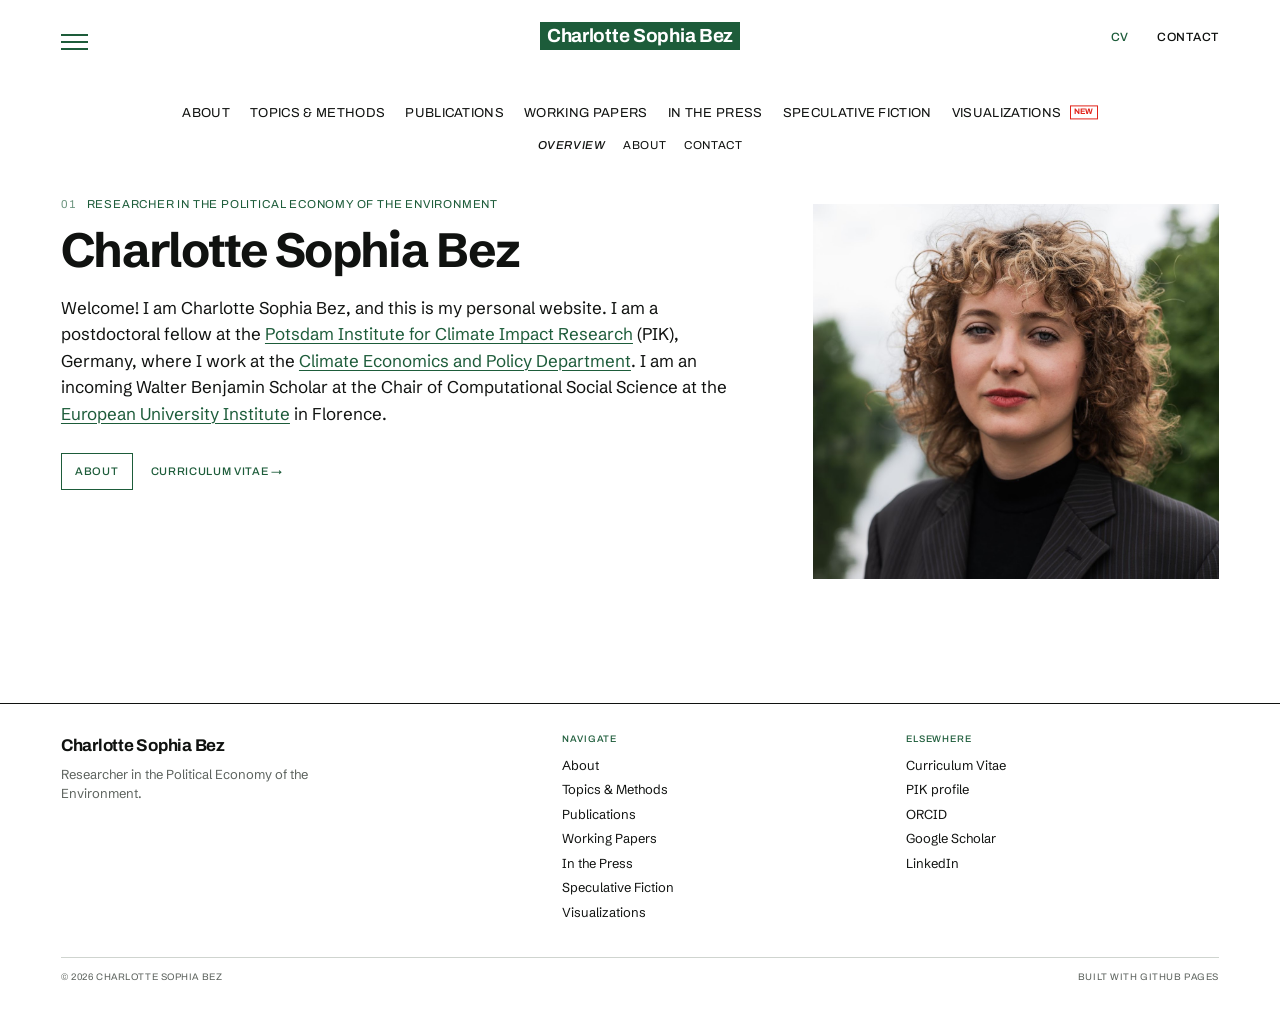
<file: index.html>
<!DOCTYPE html>
<html lang="en">
<head>
  <meta charset="utf-8">
  <meta name="viewport" content="width=device-width, initial-scale=1">
  <title>Charlotte Sophia Bez - Political Economy of the Environment</title>
  <link rel="canonical" href="https://www.charlottesophiabez.com/">
  <meta property="og:type" content="website">
  <meta property="og:title" content="Charlotte Sophia Bez - Political Economy of the Environment">
  <meta property="og:url" content="https://www.charlottesophiabez.com/">
  <meta name="theme-color" content="#1d5c3a">
  <link rel="icon" href="assets/img/favicon.svg" type="image/svg+xml">
  <link rel="preconnect" href="https://fonts.googleapis.com">
  <link rel="preconnect" href="https://fonts.gstatic.com" crossorigin>
  <link href="https://fonts.googleapis.com/css2?family=Archivo:ital,wght@0,400;0,500;0,700;1,400;1,500&family=Schibsted+Grotesk:ital,wght@0,400;0,500;0,700;1,400;1,500&display=swap" rel="stylesheet">
  <link rel="stylesheet" href="assets/css/style.css">
  <script src="assets/js/main.js" defer></script>
</head>
<body>
  <a class="skip-link" href="#main">Skip to content</a>

  <header class="site-header">
    <div class="header-inner">
      <button class="menu-button" type="button" aria-expanded="false" aria-controls="site-menu" aria-label="Open menu">
        <span></span><span></span><span></span>
      </button>
      <a class="brand" href="index.html" aria-label="Charlotte Sophia Bez - home">Charlotte Sophia Bez</a>
      <div class="header-actions">
        <a class="header-action header-action--accent" href="cv/index.html">CV</a>
        <a class="header-action" href="about/index.html#contact">Contact</a>
      </div>
    </div>
    <nav class="primary-nav" aria-label="Primary">
      <a href="about/index.html">About</a>
      <a href="research/index.html">Topics &amp; Methods</a>
      <a href="publications/index.html">Publications</a>
      <a href="working-papers/index.html">Working Papers</a>
      <a href="in-the-press/index.html">In the Press</a>
      <a href="speculative-fiction/index.html">Speculative Fiction</a>
      <a href="visualizations/index.html">Visualizations <span class="new-badge new-badge--nav">NEW</span></a>
    </nav>
    <nav class="subnav" aria-label="Page sections">
      <a href="#main" aria-current="page">Overview</a>
      <a href="about/index.html">About</a>
      <a href="about/index.html#contact">Contact</a>
    </nav>
  </header>

  <div class="menu-scrim"></div>
  <aside class="menu-panel" id="site-menu" aria-hidden="true" aria-label="Site menu">
    <div class="menu-panel__head">
      <span class="menu-panel__label">Menu</span>
      <button class="menu-close" type="button" aria-label="Close menu">&times;</button>
    </div>
    <nav class="menu-panel__nav" aria-label="Site">
      <a href="about/index.html">About</a>
      <a href="research/index.html">Topics &amp; Methods</a>
      <a href="publications/index.html">Publications</a>
      <a href="working-papers/index.html">Working Papers</a>
      <a href="in-the-press/index.html">In the Press</a>
      <a href="speculative-fiction/index.html">Speculative Fiction</a>
      <a href="visualizations/index.html">Visualizations</a>
    </nav>
    <div class="menu-panel__meta">
      <a href="about/index.html#contact">Contact</a>
      <a href="mailto:charlott@pik-potsdam.de">charlott @ pik-potsdam.de</a>
      <a href="https://www.linkedin.com/in/charlotte-sophia-bez-66368513a/">LinkedIn</a>
      <a href="https://orcid.org/0000-0002-7851-6010">ORCID</a>
    </div>
  </aside>

  <main id="main">
    <div class="container">
      <section class="home-hero" aria-labelledby="home-name">
        <div>
          <p class="eyebrow"><span class="eyebrow__num">01</span><span class="eyebrow__divider"></span> Researcher in the Political Economy of the Environment</p>
          <h1 id="home-name">Charlotte Sophia Bez</h1>
          <div class="prose">
            <p>Welcome! I am Charlotte Sophia Bez, and this is my personal website. I am a postdoctoral fellow at the <a href="https://www.pik-potsdam.de/en">Potsdam Institute for Climate Impact Research</a> (PIK), Germany, where I work at the <a href="https://www.pik-potsdam.de/en/institute/departments/climate-economics-and-policy/rd5-climate-economics-policy">Climate Economics and Policy Department</a>. I am an incoming Walter Benjamin Scholar at the Chair of Computational Social Science at the <a href="https://www.eui.eu/en/home">European University Institute</a> in Florence.</p>
          </div>
          <div class="hero-actions">
            <a class="link-box" href="about/index.html">About</a>
            <a class="text-link" href="cv/index.html">Curriculum vitae &rarr;</a>
          </div>
        </div>
        <figure class="home-hero__figure">
          <img src="images_maps/selfie.jpg" alt="Charlotte Sophia Bez" width="1280" height="1181">
        </figure>
      </section>
    </div>
  </main>

  <footer class="site-footer">
    <div class="container">
      <div class="footer-grid">
        <div>
          <a class="footer-brand" href="index.html">Charlotte Sophia Bez</a>
          <p class="footer-note">Researcher in the Political Economy of the Environment.</p>
        </div>
        <div class="footer-col">
          <h2>Navigate</h2>
          <a href="about/index.html">About</a>
          <a href="research/index.html">Topics &amp; Methods</a>
          <a href="publications/index.html">Publications</a>
          <a href="working-papers/index.html">Working Papers</a>
          <a href="in-the-press/index.html">In the Press</a>
          <a href="speculative-fiction/index.html">Speculative Fiction</a>
          <a href="visualizations/index.html">Visualizations</a>        </div>
        <div class="footer-col">
          <h2>Elsewhere</h2>
          <a href="cv/index.html">Curriculum Vitae</a>
          <a href="https://www.pik-potsdam.de/members/charlott">PIK profile</a>
          <a href="https://orcid.org/0000-0002-7851-6010">ORCID</a>
          <a href="https://scholar.google.com/citations?user=I76yy9AAAAAJ">Google Scholar</a>
          <a href="https://www.linkedin.com/in/charlotte-sophia-bez-66368513a/">LinkedIn</a>
        </div>
      </div>
      <div class="footer-bottom">
        <span>&copy; 2026 Charlotte Sophia Bez</span>
        <span>Built with GitHub Pages</span>
      </div>
    </div>
  </footer>
</body>
</html>
</file>
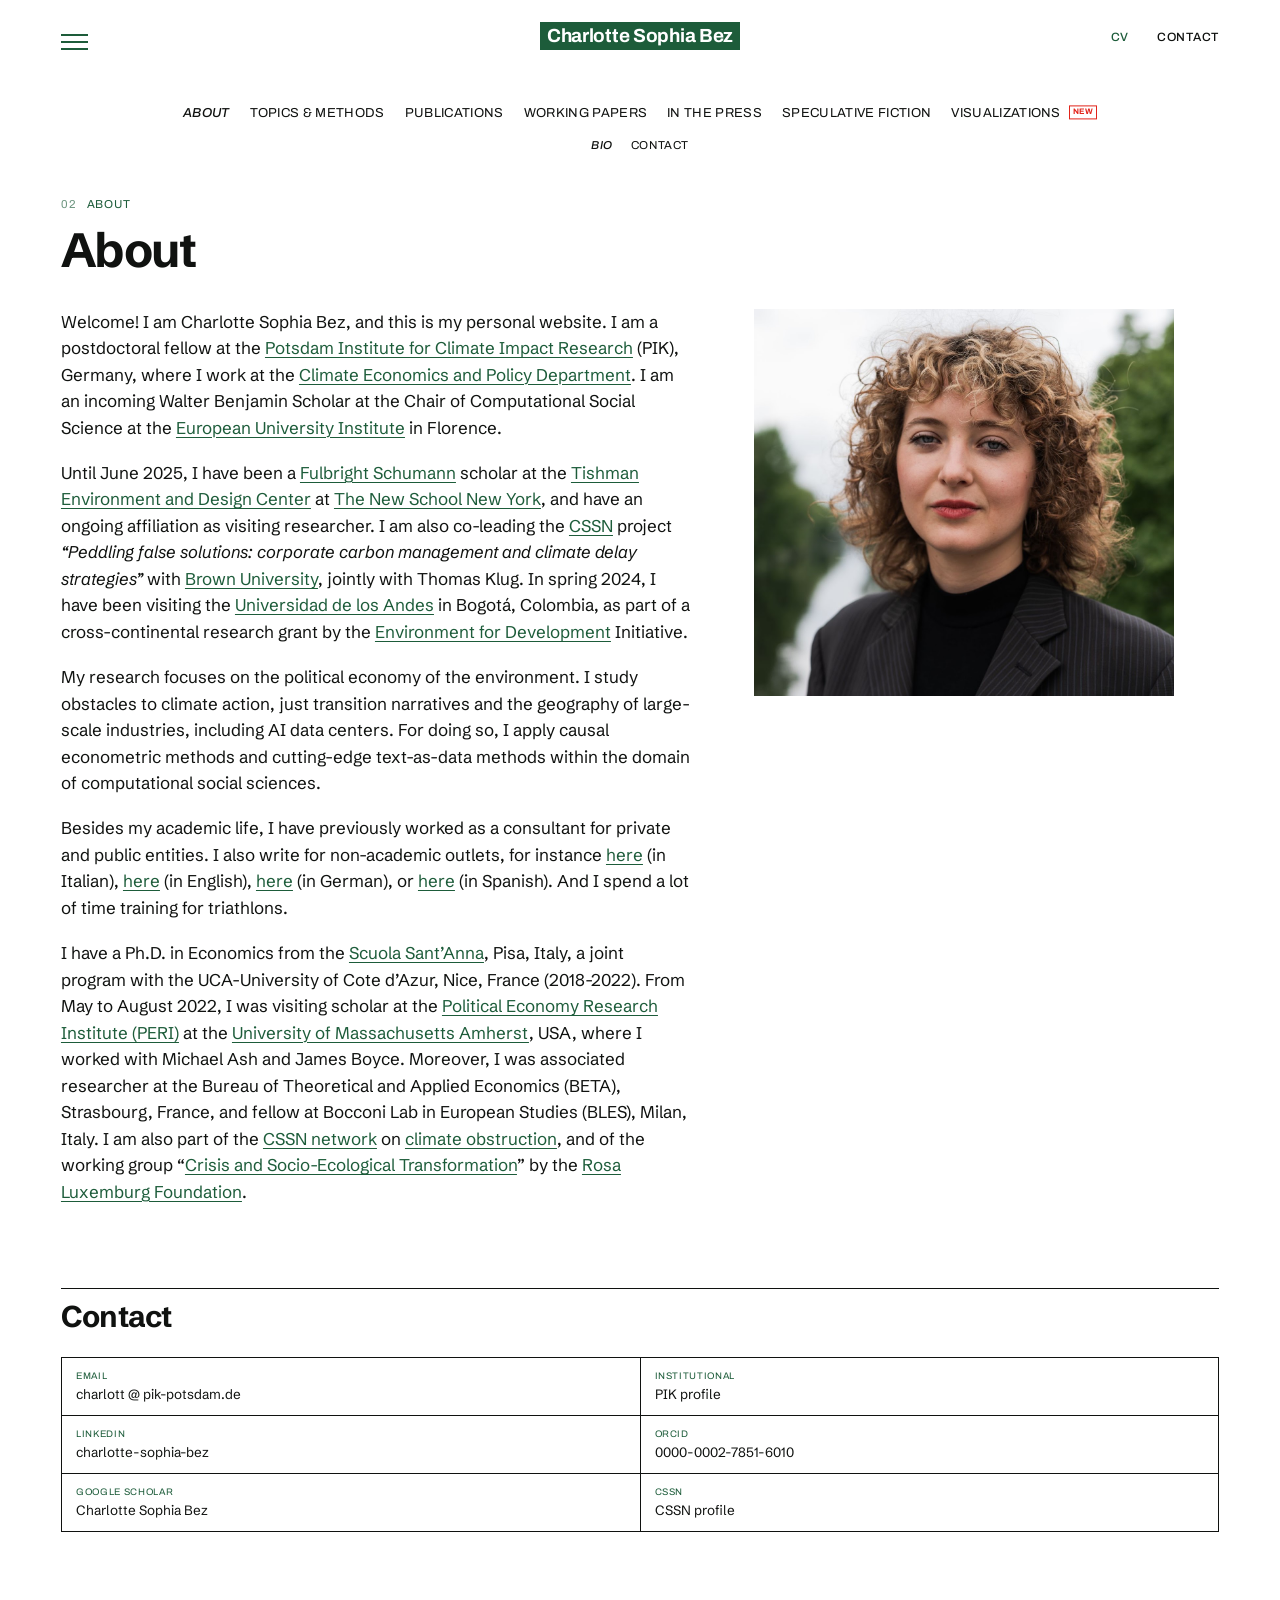
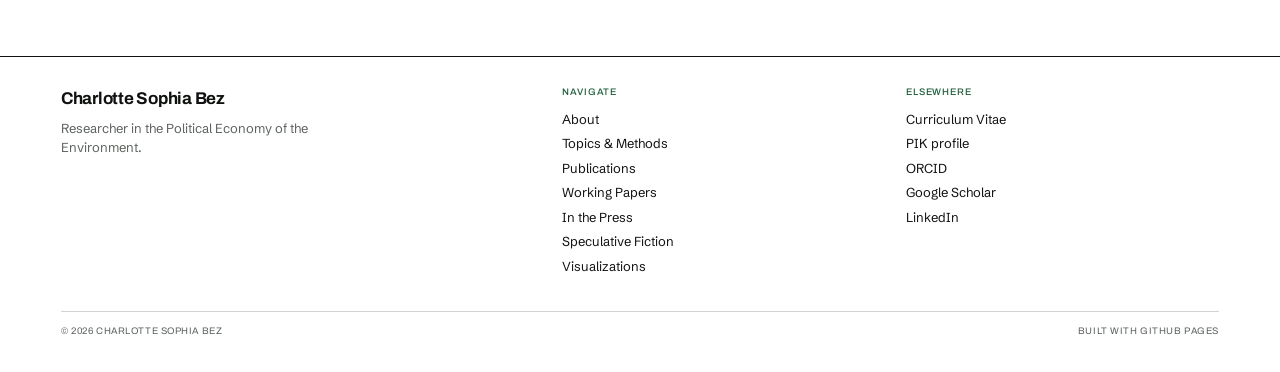
<file: about/index.html>
<!DOCTYPE html>
<html lang="en">
<head>
  <meta charset="utf-8">
  <meta name="viewport" content="width=device-width, initial-scale=1">
  <title>About - Charlotte Sophia Bez</title>
  <link rel="canonical" href="https://www.charlottesophiabez.com/about/">
  <meta property="og:type" content="website">
  <meta property="og:title" content="About - Charlotte Sophia Bez">
  <meta property="og:url" content="https://www.charlottesophiabez.com/about/">
  <meta name="theme-color" content="#1d5c3a">
  <link rel="icon" href="../assets/img/favicon.svg" type="image/svg+xml">
  <link rel="preconnect" href="https://fonts.googleapis.com">
  <link rel="preconnect" href="https://fonts.gstatic.com" crossorigin>
  <link href="https://fonts.googleapis.com/css2?family=Archivo:ital,wght@0,400;0,500;0,700;1,400;1,500&family=Schibsted+Grotesk:ital,wght@0,400;0,500;0,700;1,400;1,500&display=swap" rel="stylesheet">
  <link rel="stylesheet" href="../assets/css/style.css">
  <script src="../assets/js/main.js" defer></script>
</head>
<body>
  <a class="skip-link" href="#main">Skip to content</a>

  <header class="site-header">
    <div class="header-inner">
      <button class="menu-button" type="button" aria-expanded="false" aria-controls="site-menu" aria-label="Open menu">
        <span></span><span></span><span></span>
      </button>
      <a class="brand" href="../index.html" aria-label="Charlotte Sophia Bez - home">Charlotte Sophia Bez</a>
      <div class="header-actions">
        <a class="header-action header-action--accent" href="../cv/index.html">CV</a>
        <a class="header-action" href="../about/index.html#contact">Contact</a>
      </div>
    </div>
    <nav class="primary-nav" aria-label="Primary">
      <a href="../about/index.html" aria-current="page">About</a>
      <a href="../research/index.html">Topics &amp; Methods</a>
      <a href="../publications/index.html">Publications</a>
      <a href="../working-papers/index.html">Working Papers</a>
      <a href="../in-the-press/index.html">In the Press</a>
      <a href="../speculative-fiction/index.html">Speculative Fiction</a>
      <a href="../visualizations/index.html">Visualizations <span class="new-badge new-badge--nav">NEW</span></a>
    </nav>
    <nav class="subnav" aria-label="About sections">
      <a href="#bio" aria-current="page">Bio</a>
      <a href="#contact">Contact</a>
    </nav>
  </header>

  <div class="menu-scrim"></div>
  <aside class="menu-panel" id="site-menu" aria-hidden="true" aria-label="Site menu">
    <div class="menu-panel__head">
      <span class="menu-panel__label">Menu</span>
      <button class="menu-close" type="button" aria-label="Close menu">&times;</button>
    </div>
    <nav class="menu-panel__nav" aria-label="Site">
      <a href="../about/index.html">About</a>
      <a href="../research/index.html">Topics &amp; Methods</a>
      <a href="../publications/index.html">Publications</a>
      <a href="../working-papers/index.html">Working Papers</a>
      <a href="../in-the-press/index.html">In the Press</a>
      <a href="../speculative-fiction/index.html">Speculative Fiction</a>
      <a href="../visualizations/index.html">Visualizations</a>
    </nav>
    <div class="menu-panel__meta">
      <a href="../about/index.html#contact">Contact</a>
      <a href="mailto:charlott@pik-potsdam.de">charlott @ pik-potsdam.de</a>
      <a href="https://www.linkedin.com/in/charlotte-sophia-bez-66368513a/">LinkedIn</a>
      <a href="https://orcid.org/0000-0002-7851-6010">ORCID</a>
    </div>
  </aside>

  <main id="main">
    <div class="container">
      <div class="page-head" id="bio">
        <p class="eyebrow"><span class="eyebrow__num">02</span><span class="eyebrow__divider"></span> About</p>
        <h1>About</h1>
      </div>

      <div class="two-col">
        <div class="prose">
          <p>Welcome! I am Charlotte Sophia Bez, and this is my personal website. I am a postdoctoral fellow at the <a href="https://www.pik-potsdam.de/en">Potsdam Institute for Climate Impact Research</a> (PIK), Germany, where I work at the <a href="https://www.pik-potsdam.de/en/institute/departments/climate-economics-and-policy/rd5-climate-economics-policy">Climate Economics and Policy Department</a>. I am an incoming Walter Benjamin Scholar at the Chair of Computational Social Science at the <a href="https://www.eui.eu/en/home">European University Institute</a> in Florence.</p>
          <p>Until June 2025, I have been a <a href="https://www.fulbrightschuman.eu/">Fulbright Schumann</a> scholar at the <a href="https://www.tishmancenter.org/">Tishman Environment and Design Center</a> at <a href="https://www.newschool.edu/">The New School New York</a>, and have an ongoing affiliation as visiting researcher. I am also co-leading the <a href="https://cssn.org/">CSSN</a> project <em>“Peddling false solutions: corporate carbon management and climate delay strategies”</em> with <a href="https://www.brown.edu/">Brown University</a>, jointly with Thomas Klug. In spring 2024, I have been visiting the <a href="https://uniandes.edu.co/">Universidad de los Andes</a> in Bogotá, Colombia, as part of a cross-continental research grant by the <a href="https://www.efdinitiative.org/">Environment for Development</a> Initiative.</p>
          <p>My research focuses on the political economy of the environment. I study obstacles to climate action, just transition narratives and the geography of large-scale industries, including AI data centers. For doing so, I apply causal econometric methods and cutting-edge text-as-data methods within the domain of computational social sciences.</p>
          <p>Besides my academic life, I have previously worked as a consultant for private and public entities. I also write for non-academic outlets, for instance <a href="https://jacobinitalia.it/e-se-il-futuro-fosse-ora/">here</a> (in Italian), <a href="https://www.socialeurope.eu/europes-industry-and-the-ecological-transition">here</a> (in English), <a href="https://www.sueddeutsche.de/wissen/extinction-rebellion-letzte-generation-klimaproteste-1.5710340?reduced=true">here</a> (in German), or <a href="https://vientosur.info/por-que-europa-debe-abordar-el-problema-de-la-desindustrializacion-nociva/">here</a> (in Spanish). And I spend a lot of time training for triathlons.</p>
          <p>I have a Ph.D. in Economics from the <a href="https://www.santannapisa.it/en">Scuola Sant’Anna</a>, Pisa, Italy, a joint program with the UCA-University of Cote d’Azur, Nice, France (2018-2022). From May to August 2022, I was visiting scholar at the <a href="https://peri.umass.edu/">Political Economy Research Institute (PERI)</a> at the <a href="https://www.umass.edu/">University of Massachusetts Amherst</a>, USA, where I worked with Michael Ash and James Boyce. Moreover, I was associated researcher at the Bureau of Theoretical and Applied Economics (BETA), Strasbourg, France, and fellow at Bocconi Lab in European Studies (BLES), Milan, Italy. I am also part of the <a href="https://cssn.org/scholar/charlotte-sophia-bez/">CSSN network</a> on <a href="https://cssn.org">climate obstruction</a>, and of the working group “<a href="https://transformationskolleg.de/charlotte-sophia-bez/">Crisis and Socio-Ecological Transformation</a>” by the <a href="https://www.rosalux.de/">Rosa Luxemburg Foundation</a>.</p>
        </div>
        <figure class="about-figure">
          <img src="../images_maps/selfie.jpg" alt="Charlotte Sophia Bez" width="1280" height="1181">
        </figure>
      </div>

      <section class="section" id="contact">
        <div class="section-head">
          <div>
            <h2>Contact</h2>
          </div>
        </div>
        <div class="contact-list">
          <a href="mailto:charlott@pik-potsdam.de">
            <span class="contact-label">Email</span>
            charlott @ pik-potsdam.de
          </a>
          <a href="https://www.pik-potsdam.de/members/charlott">
            <span class="contact-label">Institutional</span>
            PIK profile
          </a>
          <a href="https://www.linkedin.com/in/charlotte-sophia-bez-66368513a/">
            <span class="contact-label">LinkedIn</span>
            charlotte-sophia-bez
          </a>
          <a href="https://orcid.org/0000-0002-7851-6010">
            <span class="contact-label">ORCID</span>
            0000-0002-7851-6010
          </a>
          <a href="https://scholar.google.com/citations?user=I76yy9AAAAAJ">
            <span class="contact-label">Google Scholar</span>
            Charlotte Sophia Bez
          </a>
          <a href="https://cssn.org/scholar/charlotte-sophia-bez/">
            <span class="contact-label">CSSN</span>
            CSSN profile
          </a>
        </div>
      </section>
    </div>
  </main>

  <footer class="site-footer">
    <div class="container">
      <div class="footer-grid">
        <div>
          <a class="footer-brand" href="../index.html">Charlotte Sophia Bez</a>
          <p class="footer-note">Researcher in the Political Economy of the Environment.</p>
        </div>
        <div class="footer-col">
          <h2>Navigate</h2>
          <a href="../about/index.html">About</a>
          <a href="../research/index.html">Topics &amp; Methods</a>
          <a href="../publications/index.html">Publications</a>
          <a href="../working-papers/index.html">Working Papers</a>
          <a href="../in-the-press/index.html">In the Press</a>
          <a href="../speculative-fiction/index.html">Speculative Fiction</a>
          <a href="../visualizations/index.html">Visualizations</a>        </div>
        <div class="footer-col">
          <h2>Elsewhere</h2>
          <a href="../cv/index.html">Curriculum Vitae</a>
          <a href="https://www.pik-potsdam.de/members/charlott">PIK profile</a>
          <a href="https://orcid.org/0000-0002-7851-6010">ORCID</a>
          <a href="https://scholar.google.com/citations?user=I76yy9AAAAAJ">Google Scholar</a>
          <a href="https://www.linkedin.com/in/charlotte-sophia-bez-66368513a/">LinkedIn</a>
        </div>
      </div>
      <div class="footer-bottom">
        <span>&copy; 2026 Charlotte Sophia Bez</span>
        <span>Built with GitHub Pages</span>
      </div>
    </div>
  </footer>
</body>
</html>
</file>
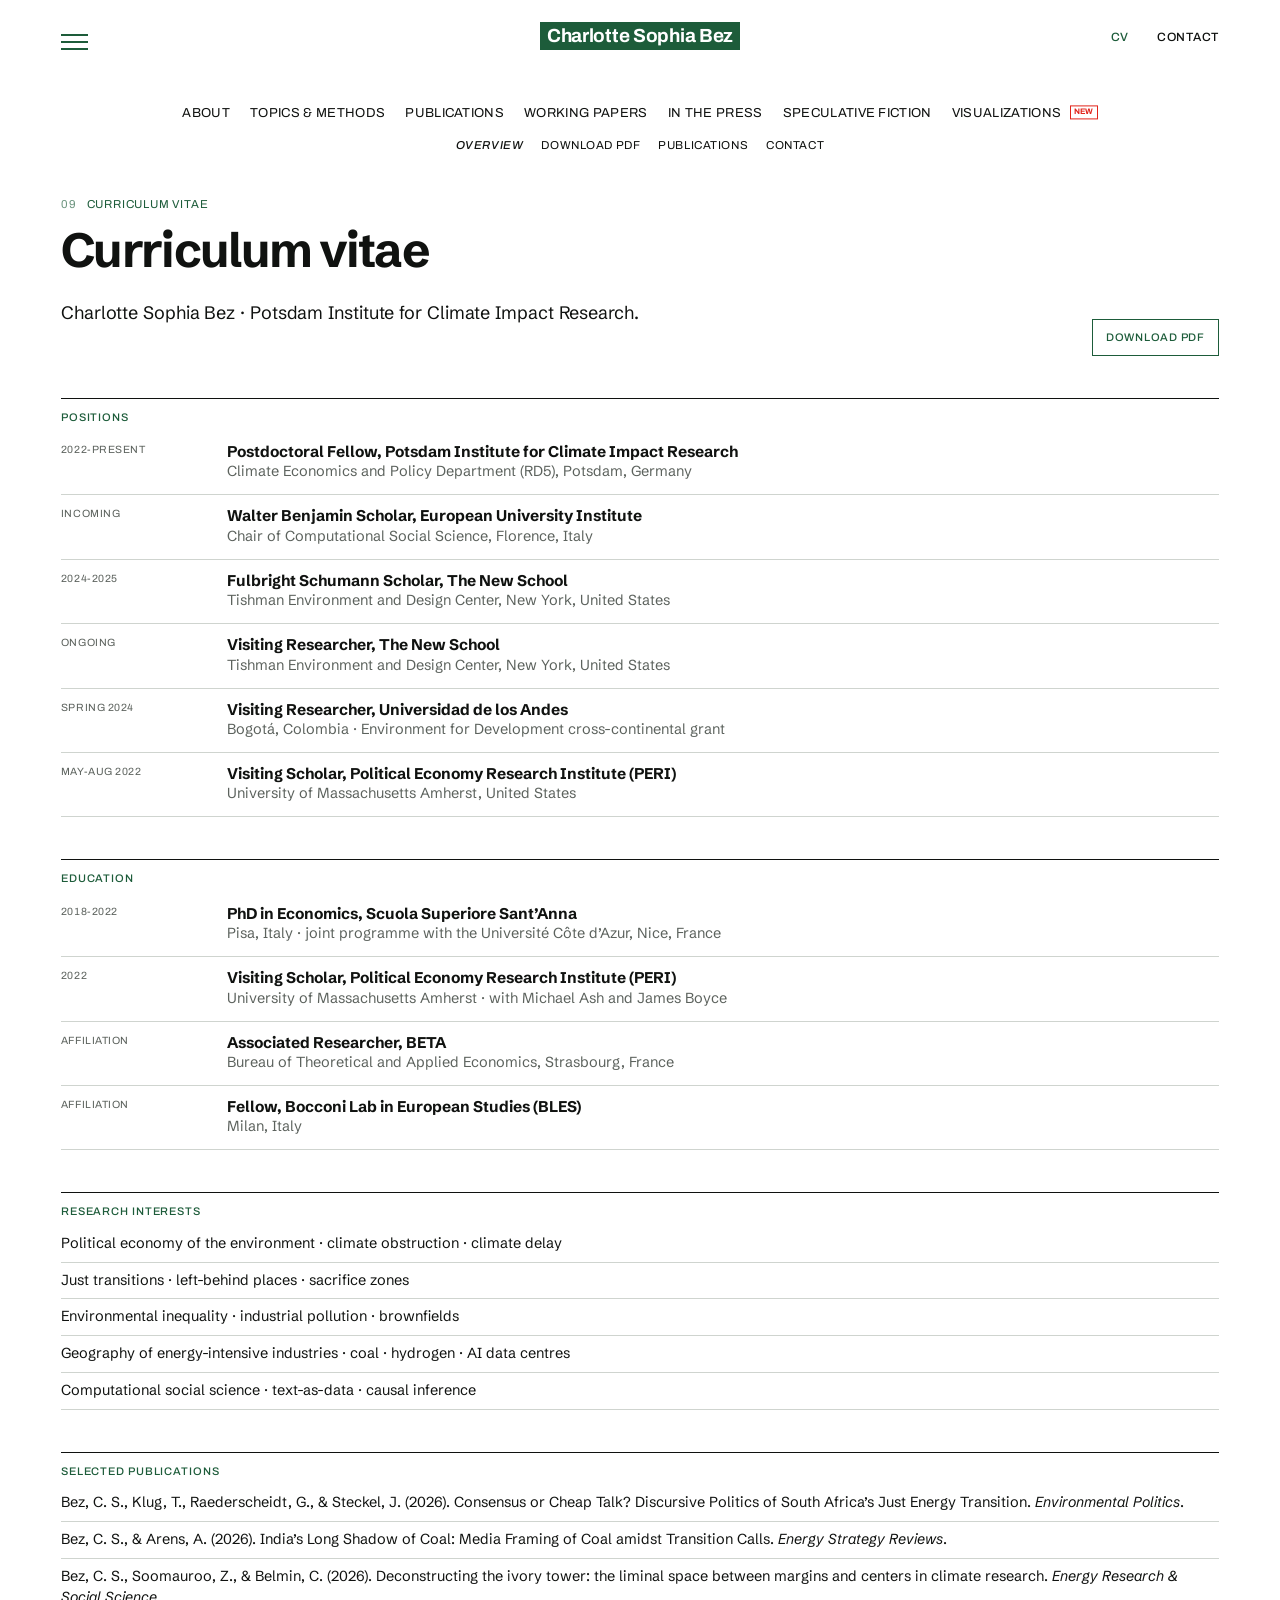
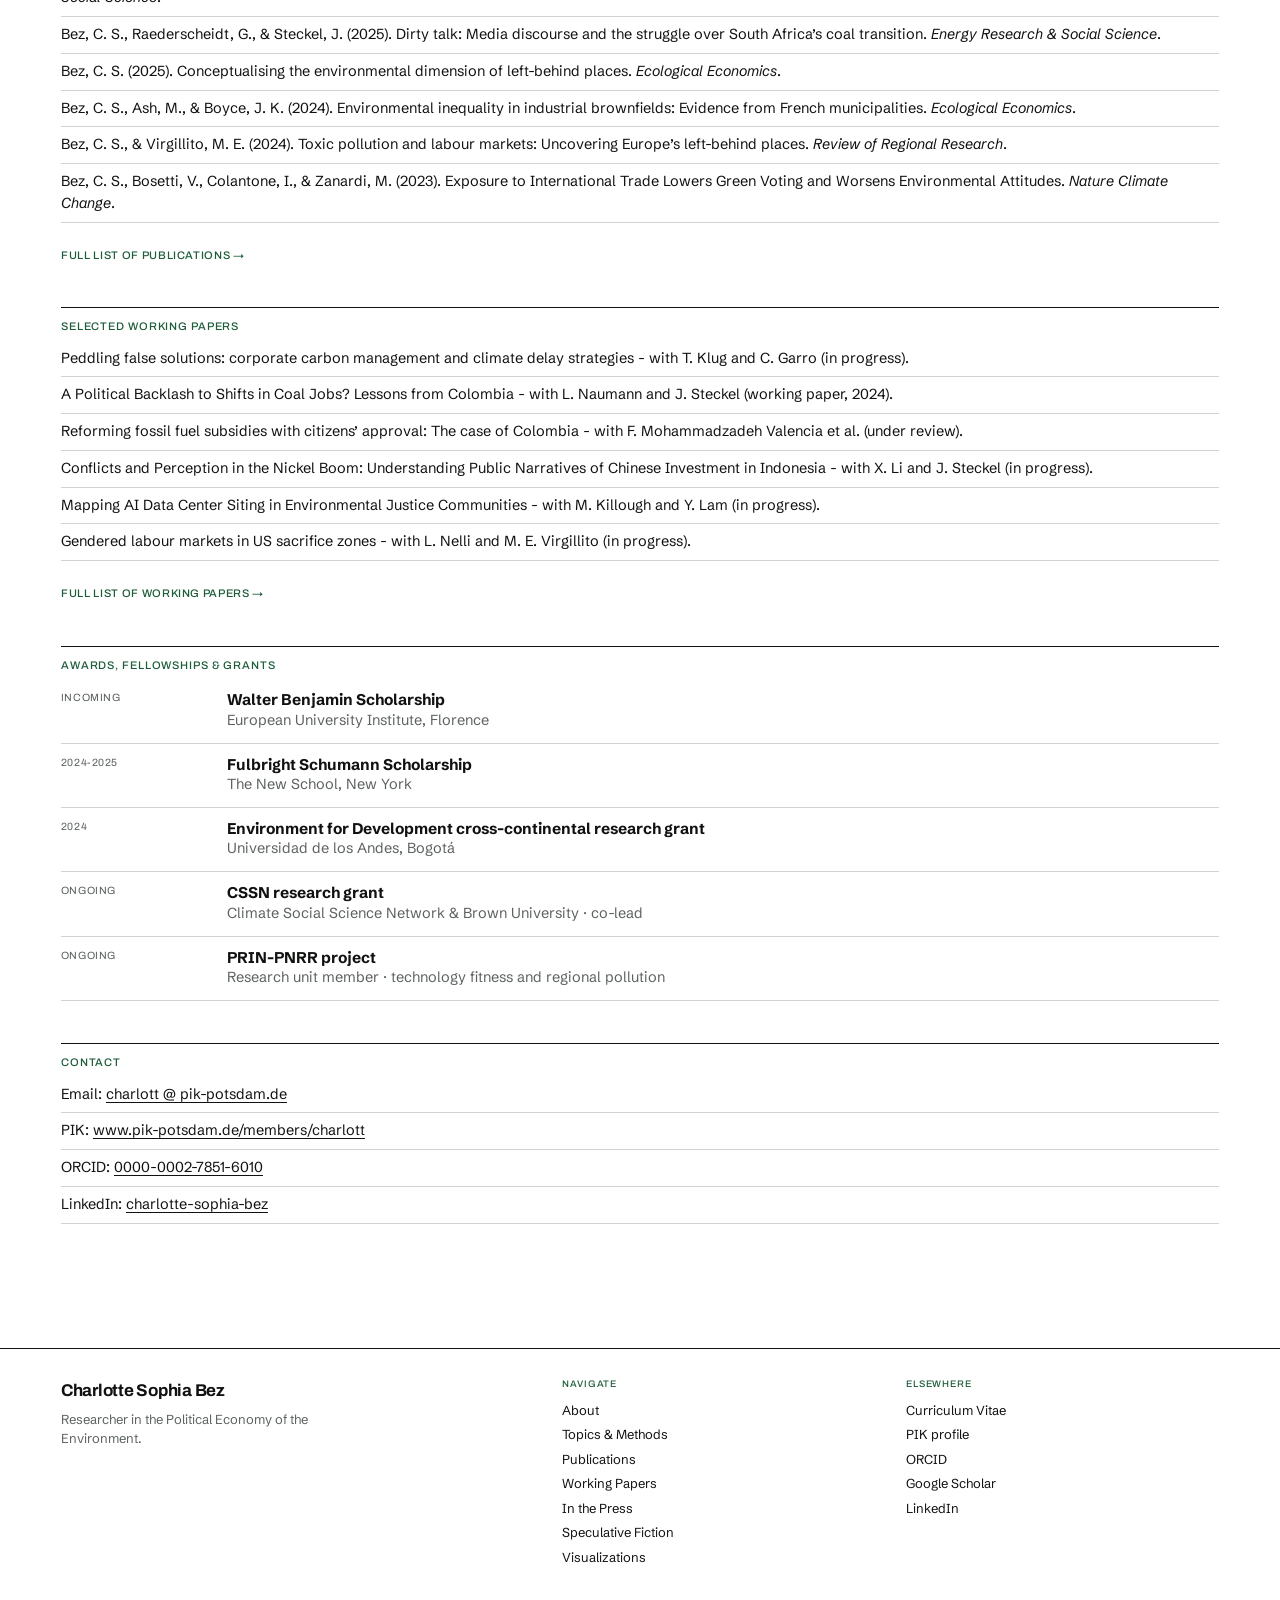
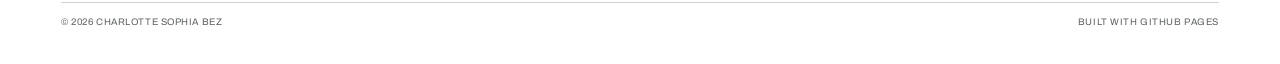
<file: cv/index.html>
<!DOCTYPE html>
<html lang="en">
<head>
  <meta charset="utf-8">
  <meta name="viewport" content="width=device-width, initial-scale=1">
  <title>Curriculum Vitae - Charlotte Sophia Bez</title>
  <link rel="canonical" href="https://www.charlottesophiabez.com/cv/">
  <meta property="og:type" content="website">
  <meta property="og:title" content="Curriculum Vitae - Charlotte Sophia Bez">
  <meta property="og:url" content="https://www.charlottesophiabez.com/cv/">
  <meta name="theme-color" content="#1d5c3a">
  <link rel="icon" href="../assets/img/favicon.svg" type="image/svg+xml">
  <link rel="preconnect" href="https://fonts.googleapis.com">
  <link rel="preconnect" href="https://fonts.gstatic.com" crossorigin>
  <link href="https://fonts.googleapis.com/css2?family=Archivo:ital,wght@0,400;0,500;0,700;1,400;1,500&family=Schibsted+Grotesk:ital,wght@0,400;0,500;0,700;1,400;1,500&display=swap" rel="stylesheet">
  <link rel="stylesheet" href="../assets/css/style.css">
  <script src="../assets/js/main.js" defer></script>
</head>
<body>
  <a class="skip-link" href="#main">Skip to content</a>

  <header class="site-header">
    <div class="header-inner">
      <button class="menu-button" type="button" aria-expanded="false" aria-controls="site-menu" aria-label="Open menu">
        <span></span><span></span><span></span>
      </button>
      <a class="brand" href="../index.html" aria-label="Charlotte Sophia Bez - home">
        Charlotte Sophia Bez
      </a>
      <div class="header-actions">
        <a class="header-action header-action--accent" href="../cv/index.html">CV</a>
        <a class="header-action" href="../about/index.html#contact">Contact</a>
      </div>
    </div>
    <nav class="primary-nav" aria-label="Primary">
      <a href="../about/index.html">About</a>
      <a href="../research/index.html">Topics &amp; Methods</a>
      <a href="../publications/index.html">Publications</a>
      <a href="../working-papers/index.html">Working Papers</a>
      <a href="../in-the-press/index.html">In the Press</a>
      <a href="../speculative-fiction/index.html">Speculative Fiction</a>
      <a href="../visualizations/index.html">Visualizations <span class="new-badge new-badge--nav">NEW</span></a>
    </nav>
    <nav class="subnav" aria-label="CV sections">
      <a href="#main" aria-current="page">Overview</a>
      <a href="#" data-print>Download PDF</a>
      <a href="#publications">Publications</a>
      <a href="#contact">Contact</a>
    </nav>
  </header>

  <div class="menu-scrim"></div>
  <aside class="menu-panel" id="site-menu" aria-hidden="true" aria-label="Site menu">
    <div class="menu-panel__head">
      <span class="menu-panel__label">Menu</span>
      <button class="menu-close" type="button" aria-label="Close menu">&times;</button>
    </div>
    <nav class="menu-panel__nav" aria-label="Site">
      <a href="../about/index.html">About</a>
      <a href="../research/index.html">Topics &amp; Methods</a>
      <a href="../publications/index.html">Publications</a>
      <a href="../working-papers/index.html">Working Papers</a>
      <a href="../in-the-press/index.html">In the Press</a>
      <a href="../speculative-fiction/index.html">Speculative Fiction</a>
      <a href="../visualizations/index.html">Visualizations</a>
    </nav>
    <div class="menu-panel__meta">
      <a href="../about/index.html#contact">Contact</a>
      <a href="mailto:charlott@pik-potsdam.de">charlott @ pik-potsdam.de</a>
      <a href="https://www.linkedin.com/in/charlotte-sophia-bez-66368513a/">LinkedIn</a>
      <a href="https://orcid.org/0000-0002-7851-6010">ORCID</a>
    </div>
  </aside>

  <main id="main">
    <div class="container">
      <div class="page-head">
        <p class="eyebrow"><span class="eyebrow__num">09</span><span class="eyebrow__divider"></span> Curriculum vitae</p>
        <h1>Curriculum vitae</h1>
        <div class="cv-head">
          <p class="page-intro">Charlotte Sophia Bez · Potsdam Institute for Climate Impact Research.</p>
          <a class="link-box no-print" href="#" data-print>Download PDF</a>
        </div>
      </div>

      <section class="cv-section" aria-labelledby="cv-positions">
        <h2 id="cv-positions">Positions</h2>
        <div class="cv-item">
          <div class="cv-item__date">2022-present</div>
          <div class="cv-item__body">
            <strong>Postdoctoral Fellow, Potsdam Institute for Climate Impact Research</strong>
            <span>Climate Economics and Policy Department (RD5), Potsdam, Germany</span>
          </div>
        </div>
        <div class="cv-item">
          <div class="cv-item__date">Incoming</div>
          <div class="cv-item__body">
            <strong>Walter Benjamin Scholar, European University Institute</strong>
            <span>Chair of Computational Social Science, Florence, Italy</span>
          </div>
        </div>
        <div class="cv-item">
          <div class="cv-item__date">2024-2025</div>
          <div class="cv-item__body">
            <strong>Fulbright Schumann Scholar, The New School</strong>
            <span>Tishman Environment and Design Center, New York, United States</span>
          </div>
        </div>
        <div class="cv-item">
          <div class="cv-item__date">Ongoing</div>
          <div class="cv-item__body">
            <strong>Visiting Researcher, The New School</strong>
            <span>Tishman Environment and Design Center, New York, United States</span>
          </div>
        </div>
        <div class="cv-item">
          <div class="cv-item__date">Spring 2024</div>
          <div class="cv-item__body">
            <strong>Visiting Researcher, Universidad de los Andes</strong>
            <span>Bogotá, Colombia · Environment for Development cross-continental grant</span>
          </div>
        </div>
        <div class="cv-item">
          <div class="cv-item__date">May-Aug 2022</div>
          <div class="cv-item__body">
            <strong>Visiting Scholar, Political Economy Research Institute (PERI)</strong>
            <span>University of Massachusetts Amherst, United States</span>
          </div>
        </div>
      </section>

      <section class="cv-section" aria-labelledby="cv-education">
        <h2 id="cv-education">Education</h2>
        <div class="cv-item">
          <div class="cv-item__date">2018-2022</div>
          <div class="cv-item__body">
            <strong>PhD in Economics, Scuola Superiore Sant’Anna</strong>
            <span>Pisa, Italy · joint programme with the Université Côte d’Azur, Nice, France</span>
          </div>
        </div>
        <div class="cv-item">
          <div class="cv-item__date">2022</div>
          <div class="cv-item__body">
            <strong>Visiting Scholar, Political Economy Research Institute (PERI)</strong>
            <span>University of Massachusetts Amherst · with Michael Ash and James Boyce</span>
          </div>
        </div>
        <div class="cv-item">
          <div class="cv-item__date">Affiliation</div>
          <div class="cv-item__body">
            <strong>Associated Researcher, BETA</strong>
            <span>Bureau of Theoretical and Applied Economics, Strasbourg, France</span>
          </div>
        </div>
        <div class="cv-item">
          <div class="cv-item__date">Affiliation</div>
          <div class="cv-item__body">
            <strong>Fellow, Bocconi Lab in European Studies (BLES)</strong>
            <span>Milan, Italy</span>
          </div>
        </div>
      </section>

      <section class="cv-section" aria-labelledby="cv-interests">
        <h2 id="cv-interests">Research interests</h2>
        <ul class="cv-list">
          <li>Political economy of the environment · climate obstruction · climate delay</li>
          <li>Just transitions · left-behind places · sacrifice zones</li>
          <li>Environmental inequality · industrial pollution · brownfields</li>
          <li>Geography of energy-intensive industries · coal · hydrogen · AI data centres</li>
          <li>Computational social science · text-as-data · causal inference</li>
        </ul>
      </section>

      <section class="cv-section" id="publications" aria-labelledby="cv-publications">
        <h2 id="cv-publications">Selected publications</h2>
        <ul class="cv-list">
          <li>Bez, C. S., Klug, T., Raederscheidt, G., &amp; Steckel, J. (2026). Consensus or Cheap Talk? Discursive Politics of South Africa’s Just Energy Transition. <em>Environmental Politics</em>.</li>
          <li>Bez, C. S., &amp; Arens, A. (2026). India’s Long Shadow of Coal: Media Framing of Coal amidst Transition Calls. <em>Energy Strategy Reviews</em>.</li>
          <li>Bez, C. S., Soomauroo, Z., &amp; Belmin, C. (2026). Deconstructing the ivory tower: the liminal space between margins and centers in climate research. <em>Energy Research &amp; Social Science</em>.</li>
          <li>Bez, C. S., Raederscheidt, G., &amp; Steckel, J. (2025). Dirty talk: Media discourse and the struggle over South Africa’s coal transition. <em>Energy Research &amp; Social Science</em>.</li>
          <li>Bez, C. S. (2025). Conceptualising the environmental dimension of left-behind places. <em>Ecological Economics</em>.</li>
          <li>Bez, C. S., Ash, M., &amp; Boyce, J. K. (2024). Environmental inequality in industrial brownfields: Evidence from French municipalities. <em>Ecological Economics</em>.</li>
          <li>Bez, C. S., &amp; Virgillito, M. E. (2024). Toxic pollution and labour markets: Uncovering Europe’s left-behind places. <em>Review of Regional Research</em>.</li>
          <li>Bez, C. S., Bosetti, V., Colantone, I., &amp; Zanardi, M. (2023). Exposure to International Trade Lowers Green Voting and Worsens Environmental Attitudes. <em>Nature Climate Change</em>.</li>
        </ul>
        <p><a class="text-link" href="../publications/index.html">Full list of publications &rarr;</a></p>
      </section>

      <section class="cv-section" aria-labelledby="cv-working">
        <h2 id="cv-working">Selected working papers</h2>
        <ul class="cv-list">
          <li>Peddling false solutions: corporate carbon management and climate delay strategies - with T. Klug and C. Garro (in progress).</li>
          <li>A Political Backlash to Shifts in Coal Jobs? Lessons from Colombia - with L. Naumann and J. Steckel (working paper, 2024).</li>
          <li>Reforming fossil fuel subsidies with citizens’ approval: The case of Colombia - with F. Mohammadzadeh Valencia et al. (under review).</li>
          <li>Conflicts and Perception in the Nickel Boom: Understanding Public Narratives of Chinese Investment in Indonesia - with X. Li and J. Steckel (in progress).</li>
          <li>Mapping AI Data Center Siting in Environmental Justice Communities - with M. Killough and Y. Lam (in progress).</li>
          <li>Gendered labour markets in US sacrifice zones - with L. Nelli and M. E. Virgillito (in progress).</li>
        </ul>
        <p><a class="text-link" href="../working-papers/index.html">Full list of working papers &rarr;</a></p>
      </section>

      <section class="cv-section" aria-labelledby="cv-awards">
        <h2 id="cv-awards">Awards, fellowships &amp; grants</h2>
        <div class="cv-item">
          <div class="cv-item__date">Incoming</div>
          <div class="cv-item__body">
            <strong>Walter Benjamin Scholarship</strong>
            <span>European University Institute, Florence</span>
          </div>
        </div>
        <div class="cv-item">
          <div class="cv-item__date">2024-2025</div>
          <div class="cv-item__body">
            <strong>Fulbright Schumann Scholarship</strong>
            <span>The New School, New York</span>
          </div>
        </div>
        <div class="cv-item">
          <div class="cv-item__date">2024</div>
          <div class="cv-item__body">
            <strong>Environment for Development cross-continental research grant</strong>
            <span>Universidad de los Andes, Bogotá</span>
          </div>
        </div>
        <div class="cv-item">
          <div class="cv-item__date">Ongoing</div>
          <div class="cv-item__body">
            <strong>CSSN research grant</strong>
            <span>Climate Social Science Network &amp; Brown University · co-lead</span>
          </div>
        </div>
        <div class="cv-item">
          <div class="cv-item__date">Ongoing</div>
          <div class="cv-item__body">
            <strong>PRIN-PNRR project</strong>
            <span>Research unit member · technology fitness and regional pollution</span>
          </div>
        </div>
      </section>

      <section class="cv-section no-screen" aria-labelledby="cv-methods">
        <h2 id="cv-methods">Methods &amp; skills</h2>
        <ul class="cv-list">
          <li>Causal econometric methods and cutting-edge text-as-data methods within the domain of computational social sciences.</li>
        </ul>
      </section>

      <section class="cv-section" id="contact" aria-labelledby="cv-contact">
        <h2 id="cv-contact">Contact</h2>
        <ul class="cv-list">
          <li>Email: <a href="mailto:charlott@pik-potsdam.de">charlott @ pik-potsdam.de</a></li>
          <li>PIK: <a href="https://www.pik-potsdam.de/members/charlott">www.pik-potsdam.de/members/charlott</a></li>
          <li>ORCID: <a href="https://orcid.org/0000-0002-7851-6010">0000-0002-7851-6010</a></li>
          <li>LinkedIn: <a href="https://www.linkedin.com/in/charlotte-sophia-bez-66368513a/">charlotte-sophia-bez</a></li>
        </ul>
      </section>
    </div>
  </main>

  <footer class="site-footer">
    <div class="container">
      <div class="footer-grid">
        <div>
          <a class="footer-brand" href="../index.html">Charlotte Sophia Bez</a>
          <p class="footer-note">Researcher in the Political Economy of the Environment.</p>
        </div>
        <div class="footer-col">
          <h2>Navigate</h2>
          <a href="../about/index.html">About</a>
          <a href="../research/index.html">Topics &amp; Methods</a>
          <a href="../publications/index.html">Publications</a>
          <a href="../working-papers/index.html">Working Papers</a>
          <a href="../in-the-press/index.html">In the Press</a>
          <a href="../speculative-fiction/index.html">Speculative Fiction</a>
          <a href="../visualizations/index.html">Visualizations</a>        </div>
        <div class="footer-col">
          <h2>Elsewhere</h2>
          <a href="../cv/index.html">Curriculum Vitae</a>
          <a href="https://www.pik-potsdam.de/members/charlott">PIK profile</a>
          <a href="https://orcid.org/0000-0002-7851-6010">ORCID</a>
          <a href="https://scholar.google.com/citations?user=I76yy9AAAAAJ">Google Scholar</a>
          <a href="https://www.linkedin.com/in/charlotte-sophia-bez-66368513a/">LinkedIn</a>
        </div>
      </div>
      <div class="footer-bottom">
        <span>&copy; 2026 Charlotte Sophia Bez</span>
        <span>Built with GitHub Pages</span>
      </div>
    </div>
  </footer>
</body>
</html>
</file>
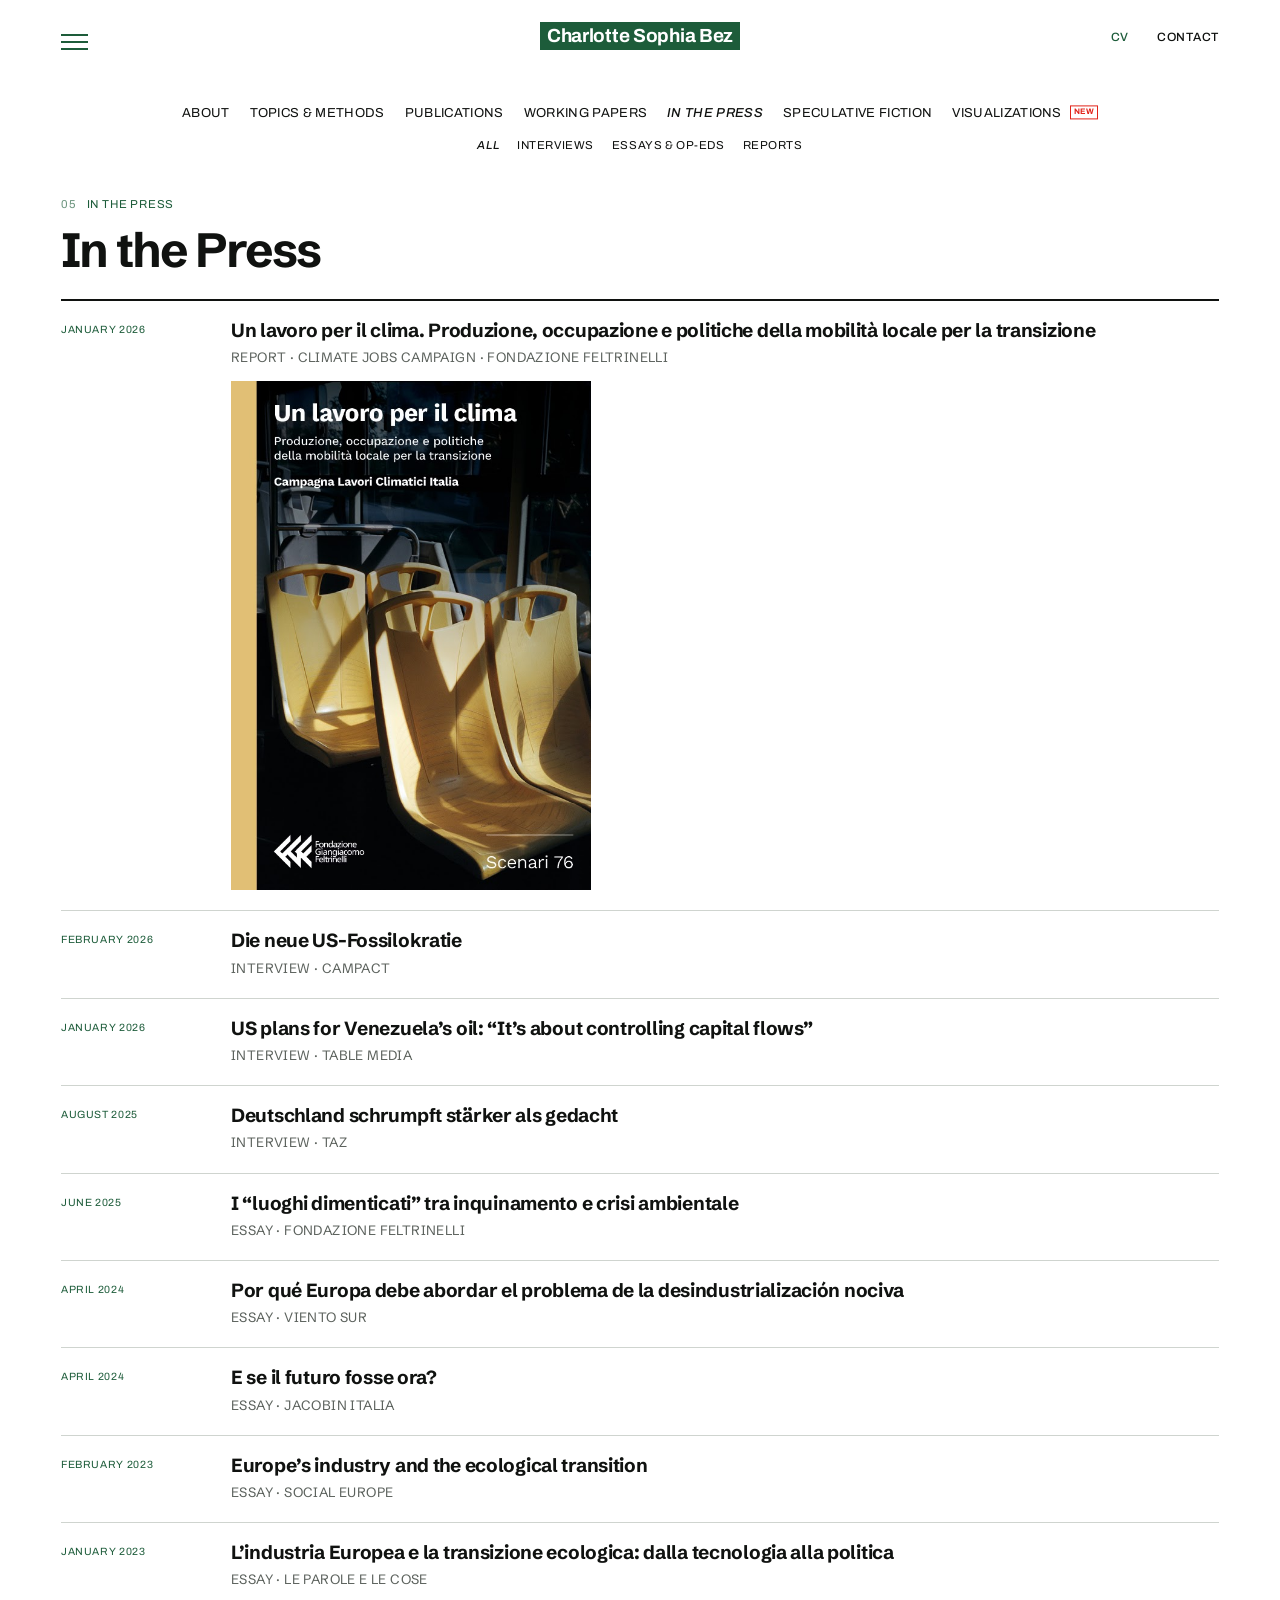
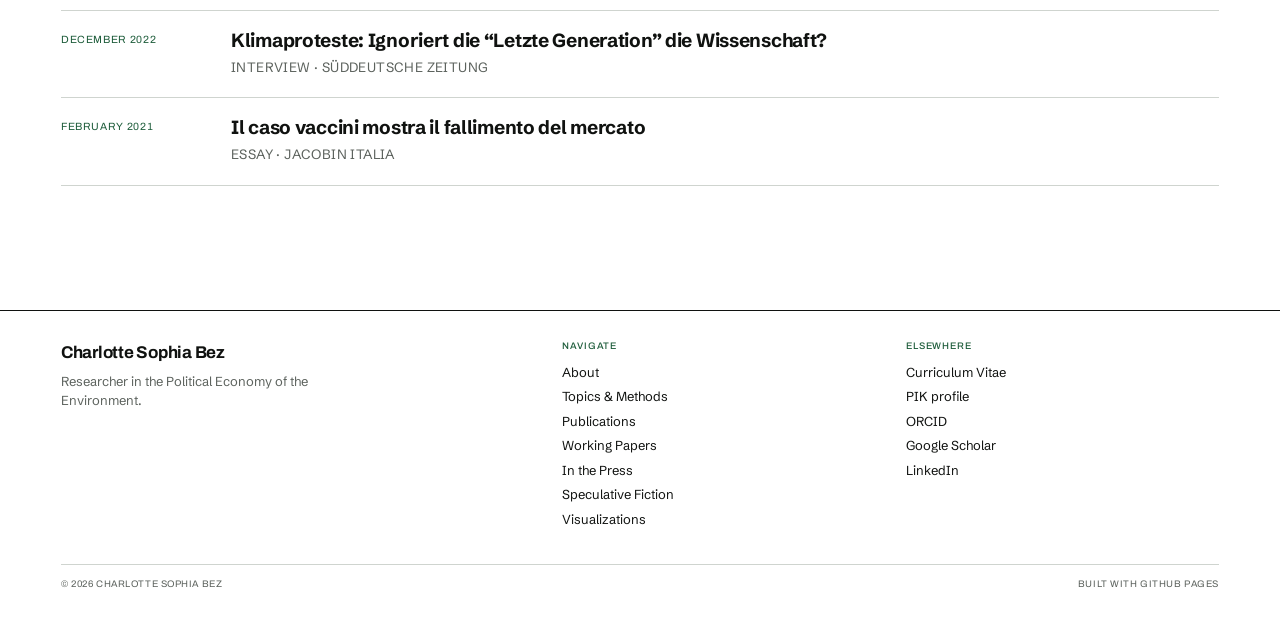
<file: in-the-press/index.html>
<!DOCTYPE html>
<html lang="en">
<head>
  <meta charset="utf-8">
  <meta name="viewport" content="width=device-width, initial-scale=1">
  <title>In the Press - Charlotte Sophia Bez</title>
  <link rel="canonical" href="https://www.charlottesophiabez.com/in-the-press/">
  <meta property="og:type" content="website">
  <meta property="og:title" content="In the Press - Charlotte Sophia Bez">
  <meta property="og:url" content="https://www.charlottesophiabez.com/in-the-press/">
  <meta name="theme-color" content="#1d5c3a">
  <link rel="icon" href="../assets/img/favicon.svg" type="image/svg+xml">
  <link rel="preconnect" href="https://fonts.googleapis.com">
  <link rel="preconnect" href="https://fonts.gstatic.com" crossorigin>
  <link href="https://fonts.googleapis.com/css2?family=Archivo:ital,wght@0,400;0,500;0,700;1,400;1,500&family=Schibsted+Grotesk:ital,wght@0,400;0,500;0,700;1,400;1,500&display=swap" rel="stylesheet">
  <link rel="stylesheet" href="../assets/css/style.css">
  <script src="../assets/js/main.js" defer></script>
</head>
<body>
  <a class="skip-link" href="#main">Skip to content</a>

  <header class="site-header">
    <div class="header-inner">
      <button class="menu-button" type="button" aria-expanded="false" aria-controls="site-menu" aria-label="Open menu">
        <span></span><span></span><span></span>
      </button>
      <a class="brand" href="../index.html" aria-label="Charlotte Sophia Bez - home">
        Charlotte Sophia Bez
      </a>
      <div class="header-actions">
        <a class="header-action header-action--accent" href="../cv/index.html">CV</a>
        <a class="header-action" href="../about/index.html#contact">Contact</a>
      </div>
    </div>
    <nav class="primary-nav" aria-label="Primary">
      <a href="../about/index.html">About</a>
      <a href="../research/index.html">Topics &amp; Methods</a>
      <a href="../publications/index.html">Publications</a>
      <a href="../working-papers/index.html">Working Papers</a>
      <a href="../in-the-press/index.html" aria-current="page">In the Press</a>
      <a href="../speculative-fiction/index.html">Speculative Fiction</a>
      <a href="../visualizations/index.html">Visualizations <span class="new-badge new-badge--nav">NEW</span></a>
    </nav>
    <nav class="subnav" aria-label="Press formats" data-filter-group="press">
      <button type="button" data-filter="all" class="is-active" aria-current="true">All</button>
      <button type="button" data-filter="interview">Interviews</button>
      <button type="button" data-filter="essay">Essays &amp; op-eds</button>
      <button type="button" data-filter="report">Reports</button>
    </nav>
  </header>

  <div class="menu-scrim"></div>
  <aside class="menu-panel" id="site-menu" aria-hidden="true" aria-label="Site menu">
    <div class="menu-panel__head">
      <span class="menu-panel__label">Menu</span>
      <button class="menu-close" type="button" aria-label="Close menu">&times;</button>
    </div>
    <nav class="menu-panel__nav" aria-label="Site">
      <a href="../about/index.html">About</a>
      <a href="../research/index.html">Topics &amp; Methods</a>
      <a href="../publications/index.html">Publications</a>
      <a href="../working-papers/index.html">Working Papers</a>
      <a href="../in-the-press/index.html">In the Press</a>
      <a href="../speculative-fiction/index.html">Speculative Fiction</a>
      <a href="../visualizations/index.html">Visualizations</a>
    </nav>
    <div class="menu-panel__meta">
      <a href="../about/index.html#contact">Contact</a>
      <a href="mailto:charlott@pik-potsdam.de">charlott @ pik-potsdam.de</a>
      <a href="https://www.linkedin.com/in/charlotte-sophia-bez-66368513a/">LinkedIn</a>
      <a href="https://orcid.org/0000-0002-7851-6010">ORCID</a>
    </div>
  </aside>

  <main id="main">
    <div class="container" data-filter-scope="press">
      <div class="page-head">
        <p class="eyebrow"><span class="eyebrow__num">05</span><span class="eyebrow__divider"></span> In the press</p>
        <h1>In the Press</h1>
      </div>

      <div class="entry-list">
        <article class="press-entry" data-types="report">
          <div class="press-date">January 2026</div>
          <div>
            <h2><a href="https://fondazionefeltrinelli.it/scopri/un-lavoro-per-il-clima/">Un lavoro per il clima. Produzione, occupazione e politiche della mobilità locale per la transizione</a></h2>
            <p class="press-outlet">Report · Climate Jobs Campaign · Fondazione Feltrinelli</p>
            <figure class="press-figure">
              <img src="../images_maps/lavoroclima.jpg" alt="Un lavoro per il clima" width="595" height="842">
            </figure>
          </div>
        </article>

        <article class="press-entry" data-types="interview">
          <div class="press-date">February 2026</div>
          <div>
            <h2><a href="https://www.campact.de/blog/2026/02/us-fossilokratie-oel-gas-abhaengigkeit-europa/">Die neue US-Fossilokratie</a></h2>
            <p class="press-outlet">Interview · Campact</p>
          </div>
        </article>

        <article class="press-entry" data-types="interview">
          <div class="press-date">January 2026</div>
          <div>
            <h2><a href="https://table.media/en/climate/interview/us-plans-for-venezuelas-oil-its-about-controlling-capital-flows">US plans for Venezuela’s oil: “It’s about controlling capital flows”</a></h2>
            <p class="press-outlet">Interview · Table Media</p>
          </div>
        </article>

        <article class="press-entry" data-types="interview">
          <div class="press-date">August 2025</div>
          <div>
            <h2><a href="https://taz.de/Wachstum-nach-unten-korrigiert/!6108644/">Deutschland schrumpft stärker als gedacht</a></h2>
            <p class="press-outlet">Interview · taz</p>
          </div>
        </article>

        <article class="press-entry" data-types="essay">
          <div class="press-date">June 2025</div>
          <div>
            <h2><a href="https://fondazionefeltrinelli.it/pubblico/i-luoghi-dimenticati-tra-inquinamento-e-crisi-ambientale/">I “luoghi dimenticati” tra inquinamento e crisi ambientale</a></h2>
            <p class="press-outlet">Essay · Fondazione Feltrinelli</p>
          </div>
        </article>

        <article class="press-entry" data-types="essay">
          <div class="press-date">April 2024</div>
          <div>
            <h2><a href="https://vientosur.info/por-que-europa-debe-abordar-el-problema-de-la-desindustrializacion-nociva/">Por qué Europa debe abordar el problema de la desindustrialización nociva</a></h2>
            <p class="press-outlet">Essay · Viento Sur</p>
          </div>
        </article>

        <article class="press-entry" data-types="essay">
          <div class="press-date">April 2024</div>
          <div>
            <h2><a href="https://jacobinitalia.it/e-se-il-futuro-fosse-ora/">E se il futuro fosse ora?</a></h2>
            <p class="press-outlet">Essay · Jacobin Italia</p>
          </div>
        </article>

        <article class="press-entry" data-types="essay">
          <div class="press-date">February 2023</div>
          <div>
            <h2><a href="https://www.socialeurope.eu/europes-industry-and-the-ecological-transition">Europe’s industry and the ecological transition</a></h2>
            <p class="press-outlet">Essay · Social Europe</p>
          </div>
        </article>

        <article class="press-entry" data-types="essay">
          <div class="press-date">January 2023</div>
          <div>
            <h2><a href="https://www.leparoleelecose.it/?p=45907">L’industria Europea e la transizione ecologica: dalla tecnologia alla politica</a></h2>
            <p class="press-outlet">Essay · Le Parole e le Cose</p>
          </div>
        </article>

        <article class="press-entry" data-types="interview">
          <div class="press-date">December 2022</div>
          <div>
            <h2><a href="https://www.sueddeutsche.de/wissen/extinction-rebellion-letzte-generation-klimaproteste-1.5710340?reduced=true">Klimaproteste: Ignoriert die “Letzte Generation” die Wissenschaft?</a></h2>
            <p class="press-outlet">Interview · Süddeutsche Zeitung</p>
          </div>
        </article>

        <article class="press-entry" data-types="essay">
          <div class="press-date">February 2021</div>
          <div>
            <h2><a href="https://jacobinitalia.it/il-caso-vaccini-mostra-il-fallimento-del-mercato/">Il caso vaccini mostra il fallimento del mercato</a></h2>
            <p class="press-outlet">Essay · Jacobin Italia</p>
          </div>
        </article>
      </div>
    </div>
  </main>

  <footer class="site-footer">
    <div class="container">
      <div class="footer-grid">
        <div>
          <a class="footer-brand" href="../index.html">Charlotte Sophia Bez</a>
          <p class="footer-note">Researcher in the Political Economy of the Environment.</p>
        </div>
        <div class="footer-col">
          <h2>Navigate</h2>
          <a href="../about/index.html">About</a>
          <a href="../research/index.html">Topics &amp; Methods</a>
          <a href="../publications/index.html">Publications</a>
          <a href="../working-papers/index.html">Working Papers</a>
          <a href="../in-the-press/index.html">In the Press</a>
          <a href="../speculative-fiction/index.html">Speculative Fiction</a>
          <a href="../visualizations/index.html">Visualizations</a>        </div>
        <div class="footer-col">
          <h2>Elsewhere</h2>
          <a href="../cv/index.html">Curriculum Vitae</a>
          <a href="https://www.pik-potsdam.de/members/charlott">PIK profile</a>
          <a href="https://orcid.org/0000-0002-7851-6010">ORCID</a>
          <a href="https://scholar.google.com/citations?user=I76yy9AAAAAJ">Google Scholar</a>
          <a href="https://www.linkedin.com/in/charlotte-sophia-bez-66368513a/">LinkedIn</a>
        </div>
      </div>
      <div class="footer-bottom">
        <span>&copy; 2026 Charlotte Sophia Bez</span>
        <span>Built with GitHub Pages</span>
      </div>
    </div>
  </footer>
</body>
</html>
</file>
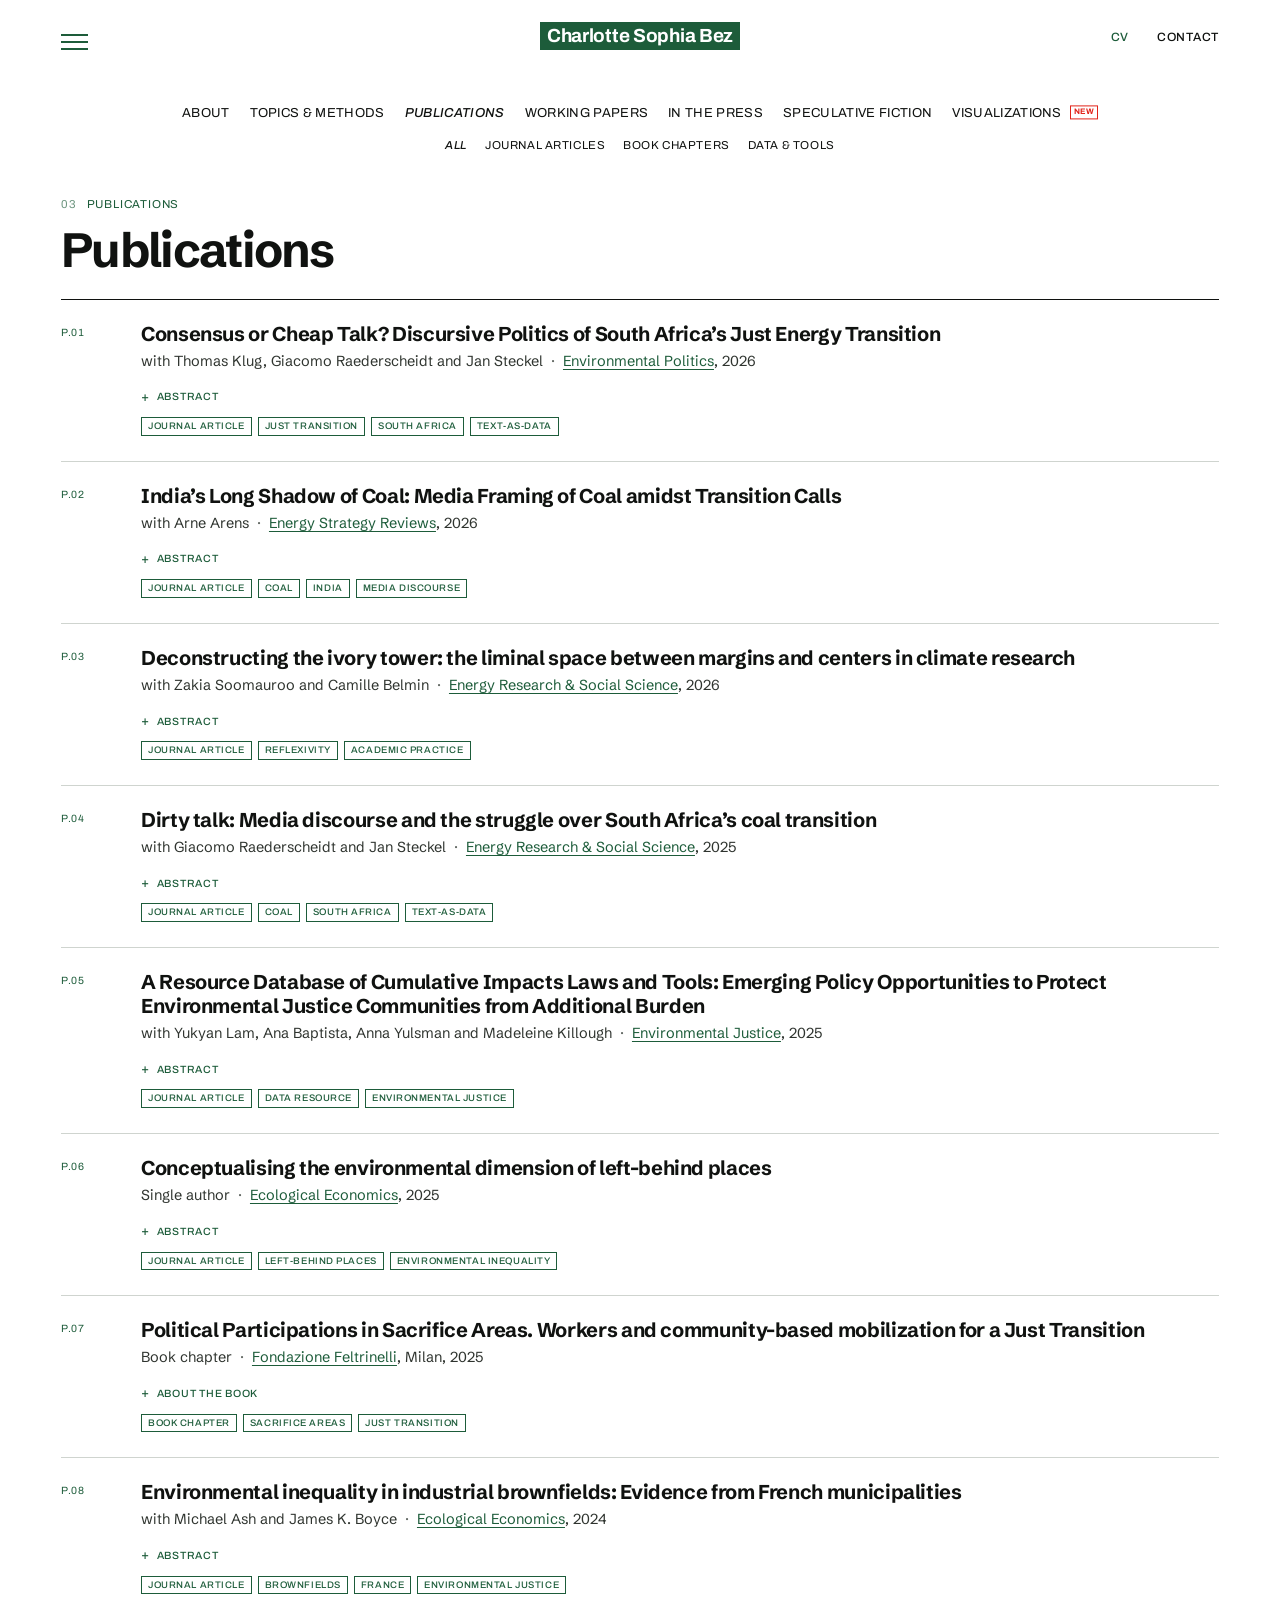
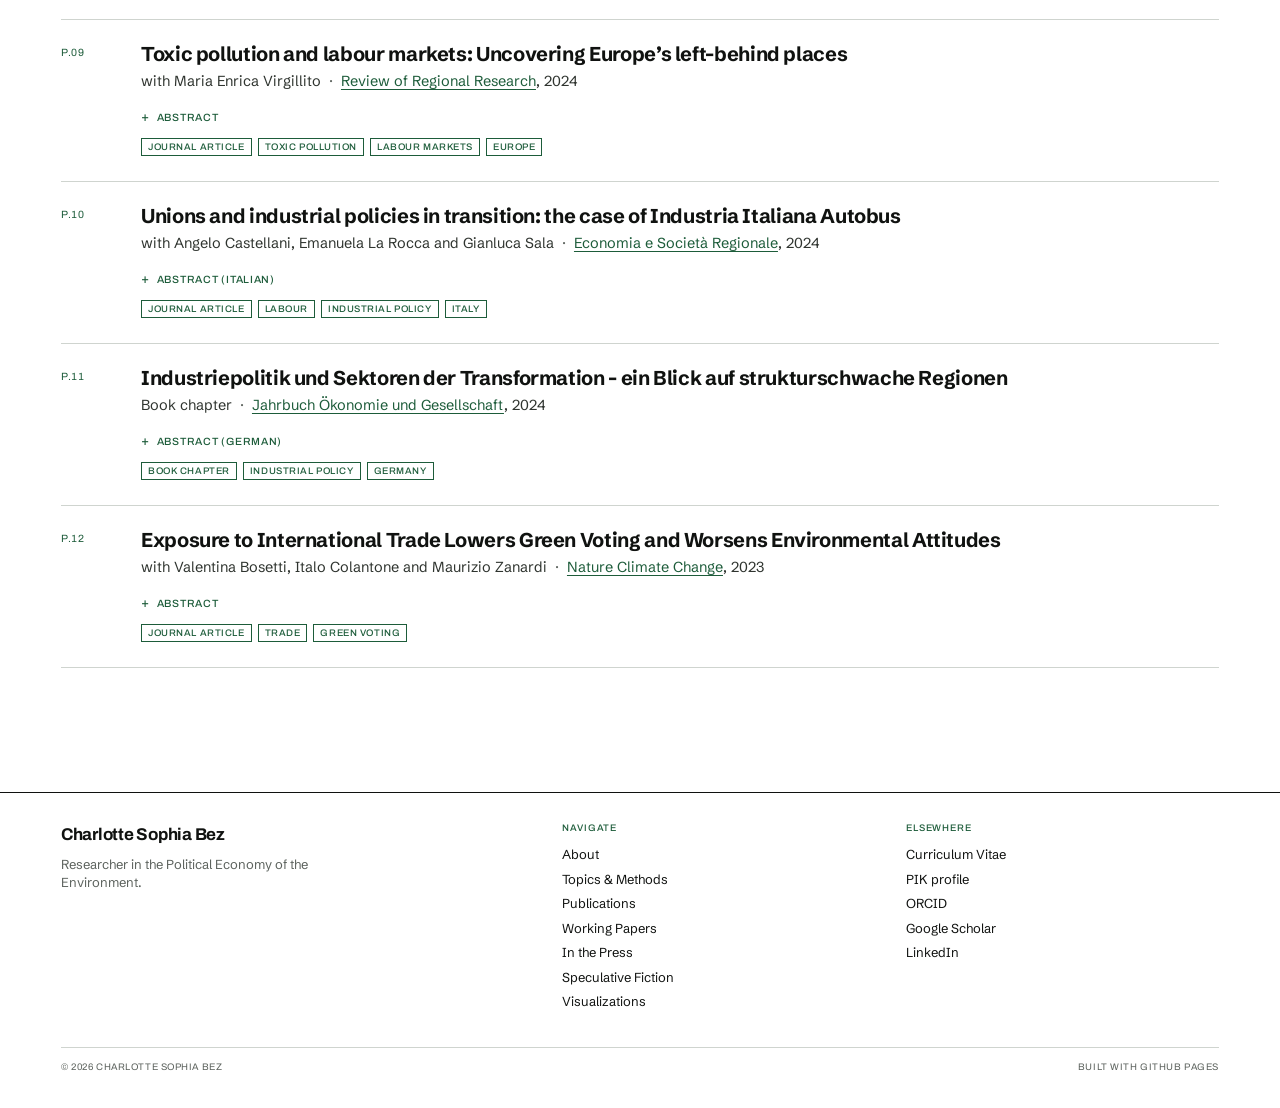
<file: publications/index.html>
<!DOCTYPE html>
<html lang="en">
<head>
  <meta charset="utf-8">
  <meta name="viewport" content="width=device-width, initial-scale=1">
  <title>Publications - Charlotte Sophia Bez</title>
  <link rel="canonical" href="https://www.charlottesophiabez.com/publications/">
  <meta property="og:type" content="website">
  <meta property="og:title" content="Publications - Charlotte Sophia Bez">
  <meta property="og:url" content="https://www.charlottesophiabez.com/publications/">
  <meta name="theme-color" content="#1d5c3a">
  <link rel="icon" href="../assets/img/favicon.svg" type="image/svg+xml">
  <link rel="preconnect" href="https://fonts.googleapis.com">
  <link rel="preconnect" href="https://fonts.gstatic.com" crossorigin>
  <link href="https://fonts.googleapis.com/css2?family=Archivo:ital,wght@0,400;0,500;0,700;1,400;1,500&family=Schibsted+Grotesk:ital,wght@0,400;0,500;0,700;1,400;1,500&display=swap" rel="stylesheet">
  <link rel="stylesheet" href="../assets/css/style.css">
  <script src="../assets/js/main.js" defer></script>
</head>
<body>
  <a class="skip-link" href="#main">Skip to content</a>

  <header class="site-header">
    <div class="header-inner">
      <button class="menu-button" type="button" aria-expanded="false" aria-controls="site-menu" aria-label="Open menu">
        <span></span><span></span><span></span>
      </button>
      <a class="brand" href="../index.html" aria-label="Charlotte Sophia Bez - home">
        Charlotte Sophia Bez
      </a>
      <div class="header-actions">
        <a class="header-action header-action--accent" href="../cv/index.html">CV</a>
        <a class="header-action" href="../about/index.html#contact">Contact</a>
      </div>
    </div>
    <nav class="primary-nav" aria-label="Primary">
      <a href="../about/index.html">About</a>
      <a href="../research/index.html">Topics &amp; Methods</a>
      <a href="../publications/index.html" aria-current="page">Publications</a>
      <a href="../working-papers/index.html">Working Papers</a>
      <a href="../in-the-press/index.html">In the Press</a>
      <a href="../speculative-fiction/index.html">Speculative Fiction</a>
      <a href="../visualizations/index.html">Visualizations <span class="new-badge new-badge--nav">NEW</span></a>
    </nav>
    <nav class="subnav" aria-label="Publication types" data-filter-group="publications">
      <button type="button" data-filter="all" class="is-active" aria-current="true">All</button>
      <button type="button" data-filter="journal">Journal articles</button>
      <button type="button" data-filter="chapter">Book chapters</button>
      <button type="button" data-filter="data">Data &amp; tools</button>
    </nav>
  </header>

  <div class="menu-scrim"></div>
  <aside class="menu-panel" id="site-menu" aria-hidden="true" aria-label="Site menu">
    <div class="menu-panel__head">
      <span class="menu-panel__label">Menu</span>
      <button class="menu-close" type="button" aria-label="Close menu">&times;</button>
    </div>
    <nav class="menu-panel__nav" aria-label="Site">
      <a href="../about/index.html">About</a>
      <a href="../research/index.html">Topics &amp; Methods</a>
      <a href="../publications/index.html">Publications</a>
      <a href="../working-papers/index.html">Working Papers</a>
      <a href="../in-the-press/index.html">In the Press</a>
      <a href="../speculative-fiction/index.html">Speculative Fiction</a>
      <a href="../visualizations/index.html">Visualizations</a>
    </nav>
    <div class="menu-panel__meta">
      <a href="../about/index.html#contact">Contact</a>
      <a href="mailto:charlott@pik-potsdam.de">charlott @ pik-potsdam.de</a>
      <a href="https://www.linkedin.com/in/charlotte-sophia-bez-66368513a/">LinkedIn</a>
      <a href="https://orcid.org/0000-0002-7851-6010">ORCID</a>
    </div>
  </aside>

  <main id="main">
    <div class="container" data-filter-scope="publications">
      <div class="page-head">
        <p class="eyebrow"><span class="eyebrow__num">03</span><span class="eyebrow__divider"></span> Publications</p>
        <h1>Publications</h1>
        </div>

      <div class="entry-list">
        <article class="entry" data-types="journal">
          <div class="entry__index">P.01</div>
          <div class="entry__body">
            <h2><a href="https://www.tandfonline.com/doi/full/10.1080/09644016.2026.2670828">Consensus or Cheap Talk? Discursive Politics of South Africa’s Just Energy Transition</a></h2>
            <p class="byline">with Thomas Klug, Giacomo Raederscheidt and Jan Steckel <span class="sep">·</span> <a href="https://www.tandfonline.com/doi/full/10.1080/09644016.2026.2670828">Environmental Politics</a>, 2026</p>
            <details class="abstract">
              <summary>Abstract</summary>
              <div class="abstract-body">
                <p>The concept of a just energy transition has been hypothesized to serve as a unifying frame for designing socially accepted fossil fuel phaseout policies. We investigate how this concept is used in public debate, and whether the introduction of just energy transition policies re-orients or reinforces existing positions of actor groups. We use South Africa as an example, mapping the positions of different actor groups and tracing changes over time. Using a novel text-as-data approach, we examine approximately 2,300 newspaper articles published between 2008 and 2023. We deconstruct just energy transition narratives and classify political stances into three types: skeptics, opportunists, and realists. We validate these classifications with structural topic modelling and use them to train a machine-learning stance classifier that tracks discursive shifts and reactions to policy developments. While most actors agree that a just transition should address climate goals, energy access, and socioeconomic inequality, their visions differ in terms of preferred technologies, enabling policies, and the pace of transition. Our findings suggest that policies such as the Just Energy Transition Partnership (JETP) tend to reinforce existing political stances rather than reshaping them.</p>
              </div>
            </details>
            <div class="tag-row"><span class="tag">Journal article</span><span class="tag">Just transition</span><span class="tag">South Africa</span><span class="tag">Text-as-data</span></div>
          </div>
        </article>

        <article class="entry" data-types="journal">
          <div class="entry__index">P.02</div>
          <div class="entry__body">
            <h2><a href="https://www.sciencedirect.com/science/article/pii/S2211467X26000143">India’s Long Shadow of Coal: Media Framing of Coal amidst Transition Calls</a></h2>
            <p class="byline">with Arne Arens <span class="sep">·</span> <a href="https://www.sciencedirect.com/science/article/pii/S2211467X26000143">Energy Strategy Reviews</a>, 2026</p>
            <details class="abstract">
              <summary>Abstract</summary>
              <div class="abstract-body">
                <p>We present a systematic map of ten years of narrative dynamics in India’s coal discourse, based on over six thousand English-language news articles, to understand the state of energy transition. Using dynamic topic modeling, sentiment analysis, and named entity recognition, complemented by targeted qualitative analysis, we quantify topic trajectories, tone, and actor salience. The results show how energy-transition discussion remains marginal and mostly nested within coal supply and energy-security frames. Discursive power is visible in the privileging of certain problem definitions and actors, which structures agenda setting around continuity rather than change. Business and energy-security frames dominate persistently. Environmental and governance frames remain marginal or episodic. Event-driven spikes are short-lived and do not durably reweigh the discourse.</p>
                <p>Positive tones are most often associated with topics in proximity to power and status-quo business. We further highlight the dominance of certain organizations, agencies, and regions, and show Coal India Limited’s absolute discourse dominance. China is the most frequent actor in the energy transition topic. The results provide an evidence-based foundation for subsequent analyses of policy windows and framing strategies around the necessary energy transition away from coal.</p>
              </div>
            </details>
            <div class="tag-row"><span class="tag">Journal article</span><span class="tag">Coal</span><span class="tag">India</span><span class="tag">Media discourse</span></div>
          </div>
        </article>

        <article class="entry" data-types="journal">
          <div class="entry__index">P.03</div>
          <div class="entry__body">
            <h2><a href="https://www.sciencedirect.com/science/article/pii/S2214629626000241">Deconstructing the ivory tower: the liminal space between margins and centers in climate research</a></h2>
            <p class="byline">with Zakia Soomauroo and Camille Belmin <span class="sep">·</span> <a href="https://www.sciencedirect.com/science/article/pii/S2214629626000241">Energy Research &amp; Social Science</a>, 2026</p>
            <details class="abstract">
              <summary>Abstract</summary>
              <div class="abstract-body">
                <p>What does it mean to produce climate science in 2026? Building on the dialogical approach of Fenner and Harcourt (2023), this paper explores how positionalities and emotional landscapes shape the work of three female researchers in climate research. Through a collective, reflexive dialogue, we confront the personal and structural tensions embedded in global climate science, examining power asymmetries, the tokenization of diversity, and the hegemonic dominance of quantification and masculinized norms. Our reflections draw attention to how scientific practices often, even unintentionally, perpetuate the very injustices they aim to address. These inherent exclusionary practices lead us to the idea of academia as a border. By weaving together anecdotal recollections and critical theory, we illuminate how situatedness matters, not just methodologically but politically. We critique the neoliberal and heteronormative underpinnings of academic institutions and propose a future-oriented agenda grounded in relationality, emotional honesty, and epistemic inclusivity. Our concluding recommendations aim to shift academic practice from extractive performance metrics to spaces of resistance, care, and collective transformation. As part of this, we bring a reflective tool inspired by Audre Lorde’s (1977) <em>Questionnaire to oneself</em> to invite deeper engagement with the contradictions and silences within our own scholarly work.</p>
              </div>
            </details>
            <div class="tag-row"><span class="tag">Journal article</span><span class="tag">Reflexivity</span><span class="tag">Academic practice</span></div>
          </div>
        </article>

        <article class="entry" data-types="journal">
          <div class="entry__index">P.04</div>
          <div class="entry__body">
            <h2><a href="https://www.sciencedirect.com/science/article/pii/S2214629625004797">Dirty talk: Media discourse and the struggle over South Africa’s coal transition</a></h2>
            <p class="byline">with Giacomo Raederscheidt and Jan Steckel <span class="sep">·</span> <a href="https://www.sciencedirect.com/science/article/pii/S2214629625004797">Energy Research &amp; Social Science</a>, 2025</p>
            <details class="abstract">
              <summary>Abstract</summary>
              <div class="abstract-body">
                <p>This paper investigates media discourses on coal in South Africa to understand the state of progress of its energy transition. We approach discourse as a key element in policy sequencing, shaping the conditions under which regulatory change becomes possible. Using an integrated text-as-data pipeline, including topic modeling, named entity recognition, and sentiment analysis, we analyze approximately 8,000 national newspaper articles from 2010 to 2024. Topic modeling reveals five discourse clusters: Mining industry, Transition politics, Energy crisis, Mining affected communities, and Politics in mining and energy. While new technologies receive attention - particularly around the announcement of the Just Energy Transition Partnership with South Africa in 2021 - explicit discourse on coal phase-out remains marginal. At the same time, we highlight that these technologies are frequently framed as substitutes for structural change. Positive sentiment toward the mining sector and transition politics suggests that the transition is not framed as a coal exit. In this sense, the observed framing reveals not only media priorities but also the discursive power of dominant actors in structuring transition pathways. Our findings underscore the value of combining computational and qualitative approaches innovatively to examine socio-political transition discourses, with implications for broader applications of text-as-data in policy research. Our results inform debates on the political economy of energy transitions at the interplay of international climate finance.</p>
              </div>
            </details>
            <div class="tag-row"><span class="tag">Journal article</span><span class="tag">Coal</span><span class="tag">South Africa</span><span class="tag">Text-as-data</span></div>
          </div>
        </article>

        <article class="entry" data-types="journal data">
          <div class="entry__index">P.05</div>
          <div class="entry__body">
            <h2><a href="https://www.liebertpub.com/doi/10.1177/19394071251371369">A Resource Database of Cumulative Impacts Laws and Tools: Emerging Policy Opportunities to Protect Environmental Justice Communities from Additional Burden</a></h2>
            <p class="byline">with Yukyan Lam, Ana Baptista, Anna Yulsman and Madeleine Killough <span class="sep">·</span> <a href="https://www.liebertpub.com/doi/10.1177/19394071251371369">Environmental Justice</a>, 2025</p>
            <details class="abstract">
              <summary>Abstract</summary>
              <div class="abstract-body">
                <p>The Environmental Justice (EJ) movement has persistently called attention to the failure of government policies to prevent and reduce cumulative impacts (CI), the multiple and compounding social and environmental stressors that disproportionately affect low-income communities and communities of color. The crisis of CI facing these communities has resulted in decades-long organizing efforts to advance substantive government policies that can respond to this persistent problem at the heart of environmental injustices. Beginning in 2019, the Tishman Center created a broad compilation of national and sub-national laws, policies, mapping tools, agency guidance, and gray literature on CI and definitions of EJ communities. In recent years, there has been a proliferation, not only of CI assessment methodologies and mapping tools, but also of specific policy proposals to address CI in permitting decisions. Much of this policymaking has occurred at the state level, where grassroots EJ advocacy has resulted in the passage of innovative CI policies. In response to these developments, version 2.0 of this initial database was created to focus on CI mapping tools, assessment methodologies, and policies (laws and regulations) codifying a CI requirement in permitting decisions, for the purpose of more directly informing advocacy efforts to protect EJ communities through improved regulatory frameworks. The current database includes 6 states with laws and/or regulations requiring CI consideration in permitting decisions, 7 states with tools or methodologies for assessing CI, and 5 states with proposed laws that are being considered.</p>
              </div>
            </details>
            <div class="tag-row"><span class="tag">Journal article</span><span class="tag">Data resource</span><span class="tag">Environmental justice</span></div>
          </div>
        </article>

        <article class="entry" data-types="journal">
          <div class="entry__index">P.06</div>
          <div class="entry__body">
            <h2><a href="https://www.sciencedirect.com/science/article/pii/S0921800924003458">Conceptualising the environmental dimension of left-behind places</a></h2>
            <p class="byline">Single author <span class="sep">·</span> <a href="https://www.sciencedirect.com/science/article/pii/S0921800924003458">Ecological Economics</a>, 2025</p>
            <details class="abstract">
              <summary>Abstract</summary>
              <div class="abstract-body">
                <p>This analysis aims at conceptualizing the environmental dimension of left-behind places. I argue that implementing environmental inequality concepts into economic geography is pivotal to sharpen the analysis of just transition geographies. Adopting such a lens (1) helps to grasp the theoretical underpinnings of environmental inequalities, (2) lays bare the stratification of environmental risks in left-behind places, and (3) helps overcome the environment-versus-jobs narrative. Overall, I lay out how environmental inequality exacerbates economic deprivation, together producing and reproducing left-behind places. Taken together, economic geography studies would profit from putting environmental inequality at their core. This conceptualization has important policy implications around labour-focused just transitions.</p>
              </div>
            </details>
            <div class="tag-row"><span class="tag">Journal article</span><span class="tag">Left-behind places</span><span class="tag">Environmental inequality</span></div>
          </div>
        </article>

        <article class="entry" data-types="chapter">
          <div class="entry__index">P.07</div>
          <div class="entry__body">
            <h2><a href="https://fondazionefeltrinelli.it/scopri/political-participations-in-sacrifice-areas/">Political Participations in Sacrifice Areas. Workers and community-based mobilization for a Just Transition</a></h2>
            <p class="byline">Book chapter <span class="sep">·</span> <a href="https://fondazionefeltrinelli.it/scopri/political-participations-in-sacrifice-areas/">Fondazione Feltrinelli</a>, Milan, 2025</p>
            <details class="abstract">
              <summary>About the book</summary>
              <div class="abstract-body">
                <p>What happens when the global drive for ecological transition meets the stark realities of heavy industrial regions? This collection of essays explores the urgent need for a bottom-up approach to environmental justice in Europe’s “sacrifice areas” - territories where the demands of industrial production clash with the health, social, and environmental rights of their inhabitants. With a preface by Emanuele Leonardi, the book examines the strategies and struggles of workers and communities fighting to transform deindustrialized and polluted regions into hubs of sustainable and inclusive growth. From the petrochemical plants of Porto Marghera to the steelworks of Taranto, the contributors reveal the deep-seated inequalities and systemic challenges that hinder a just transition - and the innovative grassroots solutions that seek to overcome them.</p>
                <p>With contributions by Charlotte Sophia Bez, Ilaria Boniburini, Maristella Cacciapaglia, Alessandro Esposito, Lorenzo Feltrin and Gabriela Julio Medel.</p>
              </div>
            </details>
            <div class="tag-row"><span class="tag">Book chapter</span><span class="tag">Sacrifice areas</span><span class="tag">Just transition</span></div>
          </div>
        </article>

        <article class="entry" data-types="journal">
          <div class="entry__index">P.08</div>
          <div class="entry__body">
            <h2><a href="https://www.sciencedirect.com/science/article/abs/pii/S0921800923002811">Environmental inequality in industrial brownfields: Evidence from French municipalities</a></h2>
            <p class="byline">with Michael Ash and James K. Boyce <span class="sep">·</span> <a href="https://www.sciencedirect.com/science/article/abs/pii/S0921800923002811">Ecological Economics</a>, 2024</p>
            <details class="abstract">
              <summary>Abstract</summary>
              <div class="abstract-body">
                <p>Recent research on environmental inequality has extended its focus from ongoing pollution to legacy pollution by examining the geography of industrial brownfields, defined as nonproductive, contaminated land. This article is the first extensive brownfield analysis for a European country from an environmental inequality perspective, exploiting the political momentum in France where brownfield restoration has become a national priority. In doing so, we combine data on over 7,200 industrial brownfields from the 2022 geodatabase ‘Cartofriches’ with socio-economic variables at the municipality level. We demonstrate communities with higher percentages of foreign-born and unemployed persons are disproportionately more likely to be located near brownfields. The social gradient increases significantly in communities that host many brownfields, the so-called hotspots. There is an inverted U-shaped relationship with income, with a positive correlation until the 75th percentile (€23,700 annually). These findings are robust to different controls, including across urban and rural areas, though with regional differences. Further, we also account for the location of noxious industrial facilities sourced from the E-PRTR database to show the existence of cumulative impacts of environmental risks. Our analysis provides crucial entry points for restorative environmental justice considerations and has important implications for Europe’s just transition and cohesion policies.</p>
              </div>
            </details>
            <div class="tag-row"><span class="tag">Journal article</span><span class="tag">Brownfields</span><span class="tag">France</span><span class="tag">Environmental justice</span></div>
          </div>
        </article>

        <article class="entry" data-types="journal">
          <div class="entry__index">P.09</div>
          <div class="entry__body">
            <h2><a href="https://link.springer.com/article/10.1007/s10037-024-00215-x">Toxic pollution and labour markets: Uncovering Europe’s left-behind places</a></h2>
            <p class="byline">with Maria Enrica Virgillito <span class="sep">·</span> <a href="https://link.springer.com/article/10.1007/s10037-024-00215-x">Review of Regional Research</a>, 2024</p>
            <details class="abstract">
              <summary>Abstract</summary>
              <div class="abstract-body">
                <p>This paper looks at the nexus between toxic industrial pollution and the spillovers from the plant’s production activities, leading to regional lock-ins. Geolocalised facility-level data from the European Pollutant Release and Transfer Register (E-PRTR) are used to calculate annual chemical-specific pollution, weighted by its toxicity. We combine the latter with regional data on employment, wages and demographics sourced from Cambridge Econometrics, covering more than 1,200 NUTS-3 regions in 15 countries, over the period 2007-2018. We employ quantile regressions to detect the heterogeneity across regions and understand the specificities of the 10th and 25th percentiles. Our first contribution consists in giving a novel and comprehensive account of the geography of toxic pollution in Europe, both at facility and regional level, disaggregated by sectors. Second, we regress toxic pollution (intensity effect) and pollutant concentration (composition effect) on labour market dimensions of left-behind places. Our results point to the existence of economic dependence on noxious industrialization in left-behind places. In addition, whenever environmental efficiency-enhancing production technologies are adopted this leads to labour-saving effects in industrial employment, but positive spatial spillovers at the regional level. Through the lens of evolutionary economic geography our results call for a new political economy of left-behind places.</p>
              </div>
            </details>
            <div class="tag-row"><span class="tag">Journal article</span><span class="tag">Toxic pollution</span><span class="tag">Labour markets</span><span class="tag">Europe</span></div>
          </div>
        </article>

        <article class="entry" data-types="journal">
          <div class="entry__index">P.10</div>
          <div class="entry__body">
            <h2><a href="https://www.francoangeli.it/riviste/articolo/76470">Unions and industrial policies in transition: the case of Industria Italiana Autobus</a></h2>
            <p class="byline">with Angelo Castellani, Emanuela La Rocca and Gianluca Sala <span class="sep">·</span> <a href="https://www.francoangeli.it/riviste/articolo/76470">Economia e Società Regionale</a>, 2024</p>
            <details class="abstract">
              <summary>Abstract (Italian)</summary>
              <div class="abstract-body">
                <p>In Italia i trasporti sono uno dei principali settori responsabili delle emissioni di CO₂ annue, con la mobilità privata responsabile del 70% delle emissioni dei veicoli su gomma. La transizione ecologica, che include l’elettrificazione dei mezzi di trasporto e il potenziamento del trasporto pubblico da parte dello Stato, è cruciale per ridurre queste emissioni. Il presente contributo analizza il ruolo della Federazione Impiegati Operai Metallurgici (Fiom) nella crisi aziendale di Industria Italiana Autobus (Iia), focalizzandosi sull’agenda sindacale in materia di transizione ecologica e politiche industriali. La ricerca si basa su interviste semi-strutturate con membri della Fiom di Bologna e Avellino. I risultati della ricerca mostrano una visione comune della transizione come un’opportunità per migliorare l’occupazione e produrre beni socialmente utili; non come una minaccia, ma come un mezzo per garantire un futuro sostenibile, promuovendo alleanze tra sindacati e movimenti ambientalisti.</p>
              </div>
            </details>
            <div class="tag-row"><span class="tag">Journal article</span><span class="tag">Labour</span><span class="tag">Industrial policy</span><span class="tag">Italy</span></div>
          </div>
        </article>

        <article class="entry" data-types="chapter">
          <div class="entry__index">P.11</div>
          <div class="entry__body">
            <h2><a href="https://www.researchgate.net/publication/389980256_Industriepolitik_und_Sektoren_der_Transformation_-_ein_Blick_auf_strukturschwache_Regionen">Industriepolitik und Sektoren der Transformation - ein Blick auf strukturschwache Regionen</a></h2>
            <p class="byline">Book chapter <span class="sep">·</span> <a href="http://www.jahrbuch-oekonomie-und-gesellschaft.de/">Jahrbuch Ökonomie und Gesellschaft</a>, 2024</p>
            <details class="abstract">
              <summary>Abstract (German)</summary>
              <div class="abstract-body">
                <p>Dieser Beitrag behandelt Rahmenbedingungen und Politiken einer sozial-ökologischen Transformation strukturschwacher Industrieregionen in Europa. Strukturschwäche wird hier als relative sozioökonomische Benachteiligung verstanden und mit der räumlichen Verteilung von Industriestandorten in Verbindung gebracht. Im Fokus steht die Frage, wie umweltbelastende Industrien in den Bereichen Energieerzeugung, Metallverarbeitung, Mineralindustrie und chemische Industrie regionale Ungleichheiten verstärken. Der Fokus auf solche Industrieregionen offenbart eine Spirale industriell-technologischer Lock-ins und hoher Umweltverschmutzung. Diese wirtschaftliche Abhängigkeit führt zu einer verzögerten oder vertagten Konversion, vor allem, wenn der Konversionsprozess als Bedrohung für die bestehende Beschäftigungssituation wahrgenommen wird. Der Beitrag stellt verschiedene Mechanismen zur Analyse von Umweltungerechtigkeit und räumlichen Machtverhältnissen vor und erörtert die Rolle von Arbeit und Technologie im kapitalistischen System.</p>
              </div>
            </details>
            <div class="tag-row"><span class="tag">Book chapter</span><span class="tag">Industrial policy</span><span class="tag">Germany</span></div>
          </div>
        </article>

        <article class="entry" data-types="journal">
          <div class="entry__index">P.12</div>
          <div class="entry__body">
            <h2><a href="https://www.nature.com/articles/s41558-023-01789-z">Exposure to International Trade Lowers Green Voting and Worsens Environmental Attitudes</a></h2>
            <p class="byline">with Valentina Bosetti, Italo Colantone and Maurizio Zanardi <span class="sep">·</span> <a href="https://www.nature.com/articles/s41558-023-01789-z">Nature Climate Change</a>, 2023</p>
            <details class="abstract">
              <summary>Abstract</summary>
              <div class="abstract-body">
                <p>From a political perspective, advancing green agendas in democracies requires obtaining electoral support for parties and candidates proposing green platforms. It is therefore crucial to understand the factors driving green voting and attitudes. Yet, limited research has explored the role of economic determinants in this context. In this study we show that globalization, through the distributional consequences of import competition, is an important determinant of support for parties proposing green platforms. Our analysis covers the United States and 15 countries of Western Europe, over the period 2000-2019, with trade exposure measured at the level of subnational geographic areas. We find that higher trade exposure leads to lower support for more environmentalist parties and to more sceptical attitudes about climate change. Our empirical findings are in line with the theoretical channel of deprioritization of environmental concerns, as trade-induced economic distress raises the salience of economic issues.</p>
              </div>
            </details>
            <div class="tag-row"><span class="tag">Journal article</span><span class="tag">Trade</span><span class="tag">Green voting</span></div>
          </div>
        </article>
      </div>
    </div>
  </main>

  <footer class="site-footer">
    <div class="container">
      <div class="footer-grid">
        <div>
          <a class="footer-brand" href="../index.html">Charlotte Sophia Bez</a>
          <p class="footer-note">Researcher in the Political Economy of the Environment.</p>
        </div>
        <div class="footer-col">
          <h2>Navigate</h2>
          <a href="../about/index.html">About</a>
          <a href="../research/index.html">Topics &amp; Methods</a>
          <a href="../publications/index.html">Publications</a>
          <a href="../working-papers/index.html">Working Papers</a>
          <a href="../in-the-press/index.html">In the Press</a>
          <a href="../speculative-fiction/index.html">Speculative Fiction</a>
          <a href="../visualizations/index.html">Visualizations</a>        </div>
        <div class="footer-col">
          <h2>Elsewhere</h2>
          <a href="../cv/index.html">Curriculum Vitae</a>
          <a href="https://www.pik-potsdam.de/members/charlott">PIK profile</a>
          <a href="https://orcid.org/0000-0002-7851-6010">ORCID</a>
          <a href="https://scholar.google.com/citations?user=I76yy9AAAAAJ">Google Scholar</a>
          <a href="https://www.linkedin.com/in/charlotte-sophia-bez-66368513a/">LinkedIn</a>
        </div>
      </div>
      <div class="footer-bottom">
        <span>&copy; 2026 Charlotte Sophia Bez</span>
        <span>Built with GitHub Pages</span>
      </div>
    </div>
  </footer>
</body>
</html>
</file>
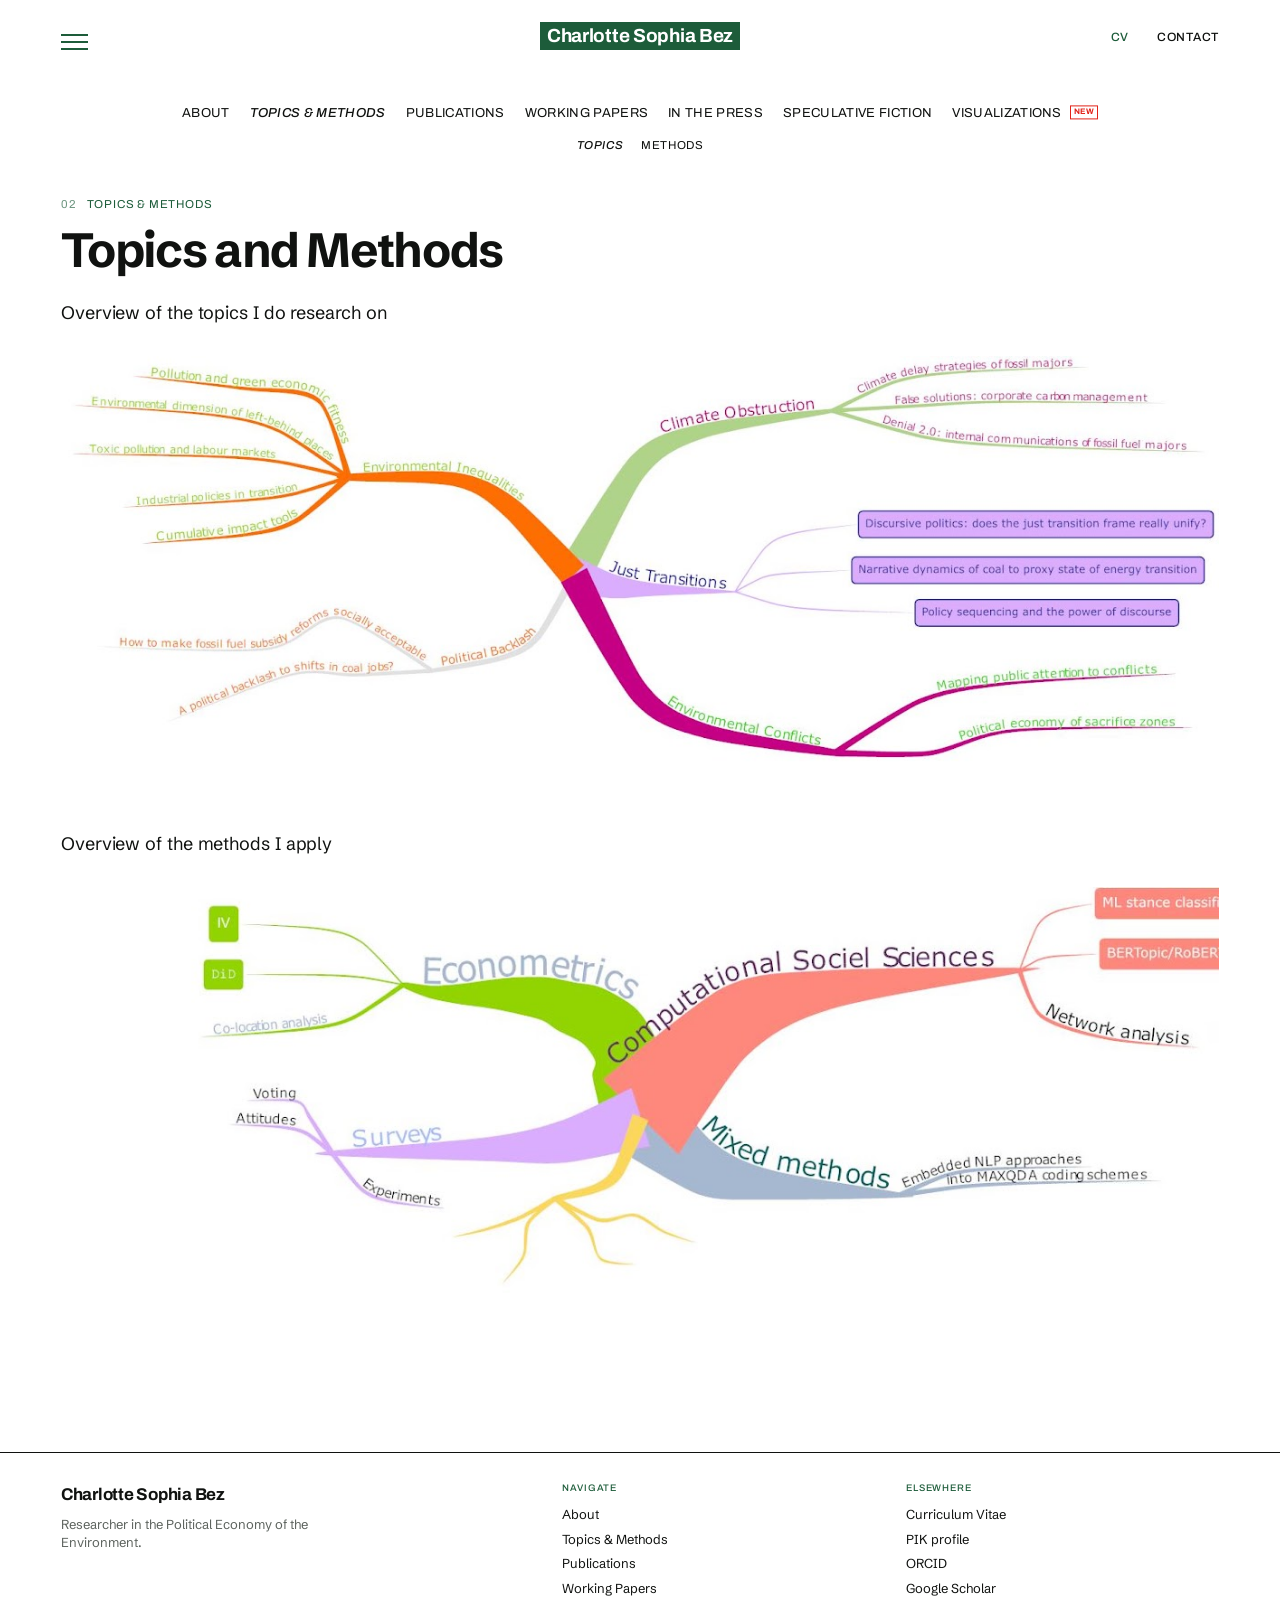
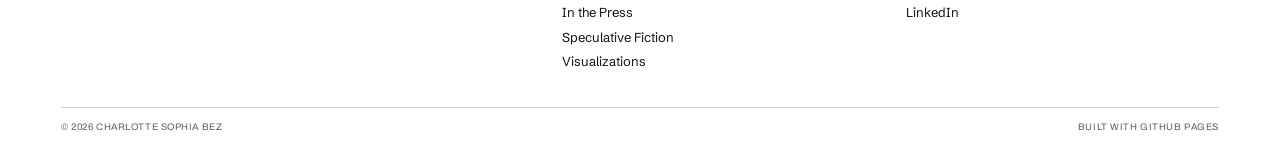
<file: research/index.html>
<!DOCTYPE html>
<html lang="en">
<head>
  <meta charset="utf-8">
  <meta name="viewport" content="width=device-width, initial-scale=1">
  <title>Topics and Methods - Charlotte Sophia Bez</title>
  <link rel="canonical" href="https://www.charlottesophiabez.com/research/">
  <meta property="og:type" content="website">
  <meta property="og:title" content="Topics and Methods - Charlotte Sophia Bez">
  <meta property="og:url" content="https://www.charlottesophiabez.com/research/">
  <meta name="theme-color" content="#1d5c3a">
  <link rel="icon" href="../assets/img/favicon.svg" type="image/svg+xml">
  <link rel="preconnect" href="https://fonts.googleapis.com">
  <link rel="preconnect" href="https://fonts.gstatic.com" crossorigin>
  <link href="https://fonts.googleapis.com/css2?family=Archivo:ital,wght@0,400;0,500;0,700;1,400;1,500&family=Schibsted+Grotesk:ital,wght@0,400;0,500;0,700;1,400;1,500&display=swap" rel="stylesheet">
  <link rel="stylesheet" href="../assets/css/style.css">
  <script src="../assets/js/main.js" defer></script>
</head>
<body>
  <a class="skip-link" href="#main">Skip to content</a>

  <header class="site-header">
    <div class="header-inner">
      <button class="menu-button" type="button" aria-expanded="false" aria-controls="site-menu" aria-label="Open menu">
        <span></span><span></span><span></span>
      </button>
      <a class="brand" href="../index.html" aria-label="Charlotte Sophia Bez - home">Charlotte Sophia Bez</a>
      <div class="header-actions">
        <a class="header-action header-action--accent" href="../cv/index.html">CV</a>
        <a class="header-action" href="../about/index.html#contact">Contact</a>
      </div>
    </div>
    <nav class="primary-nav" aria-label="Primary">
      <a href="../about/index.html">About</a>
      <a href="../research/index.html" aria-current="page">Topics &amp; Methods</a>
      <a href="../publications/index.html">Publications</a>
      <a href="../working-papers/index.html">Working Papers</a>
      <a href="../in-the-press/index.html">In the Press</a>
      <a href="../speculative-fiction/index.html">Speculative Fiction</a>
      <a href="../visualizations/index.html">Visualizations <span class="new-badge new-badge--nav">NEW</span></a>
    </nav>
    <nav class="subnav" aria-label="Page sections">
      <a href="#topics" aria-current="page">Topics</a>
      <a href="#methods">Methods</a>
    </nav>
  </header>

  <div class="menu-scrim"></div>
  <aside class="menu-panel" id="site-menu" aria-hidden="true" aria-label="Site menu">
    <div class="menu-panel__head">
      <span class="menu-panel__label">Menu</span>
      <button class="menu-close" type="button" aria-label="Close menu">&times;</button>
    </div>
    <nav class="menu-panel__nav" aria-label="Site">
      <a href="../about/index.html">About</a>
      <a href="../research/index.html">Topics &amp; Methods</a>
      <a href="../publications/index.html">Publications</a>
      <a href="../working-papers/index.html">Working Papers</a>
      <a href="../in-the-press/index.html">In the Press</a>
      <a href="../speculative-fiction/index.html">Speculative Fiction</a>
      <a href="../visualizations/index.html">Visualizations</a>
    </nav>
    <div class="menu-panel__meta">
      <a href="../about/index.html#contact">Contact</a>
      <a href="mailto:charlott@pik-potsdam.de">charlott @ pik-potsdam.de</a>
      <a href="https://www.linkedin.com/in/charlotte-sophia-bez-66368513a/">LinkedIn</a>
      <a href="https://orcid.org/0000-0002-7851-6010">ORCID</a>
    </div>
  </aside>

  <main id="main">
    <div class="container">
      <div class="page-head">
        <p class="eyebrow"><span class="eyebrow__num">02</span><span class="eyebrow__divider"></span> Topics &amp; Methods</p>
        <h1>Topics and Methods</h1>
      </div>

      <section id="topics">
        <p class="page-intro">Overview of the topics I do research on</p>
        <figure class="figure">
          <img src="../images_maps/topics.jpg" alt="Overview of the topics I do research on" width="1280" height="454">
        </figure>
      </section>

      <section class="section" id="methods">
        <p class="page-intro">Overview of the methods I apply</p>
        <figure class="figure">
          <img src="../images_maps/methods.jpg" alt="Overview of the methods I apply" width="1280" height="454">
        </figure>
      </section>
    </div>
  </main>

  <footer class="site-footer">
    <div class="container">
      <div class="footer-grid">
        <div>
          <a class="footer-brand" href="../index.html">Charlotte Sophia Bez</a>
          <p class="footer-note">Researcher in the Political Economy of the Environment.</p>
        </div>
        <div class="footer-col">
          <h2>Navigate</h2>
          <a href="../about/index.html">About</a>
          <a href="../research/index.html">Topics &amp; Methods</a>
          <a href="../publications/index.html">Publications</a>
          <a href="../working-papers/index.html">Working Papers</a>
          <a href="../in-the-press/index.html">In the Press</a>
          <a href="../speculative-fiction/index.html">Speculative Fiction</a>
          <a href="../visualizations/index.html">Visualizations</a>        </div>
        <div class="footer-col">
          <h2>Elsewhere</h2>
          <a href="../cv/index.html">Curriculum Vitae</a>
          <a href="https://www.pik-potsdam.de/members/charlott">PIK profile</a>
          <a href="https://orcid.org/0000-0002-7851-6010">ORCID</a>
          <a href="https://scholar.google.com/citations?user=I76yy9AAAAAJ">Google Scholar</a>
          <a href="https://www.linkedin.com/in/charlotte-sophia-bez-66368513a/">LinkedIn</a>
        </div>
      </div>
      <div class="footer-bottom">
        <span>&copy; 2026 Charlotte Sophia Bez</span>
        <span>Built with GitHub Pages</span>
      </div>
    </div>
  </footer>
</body>
</html>
</file>
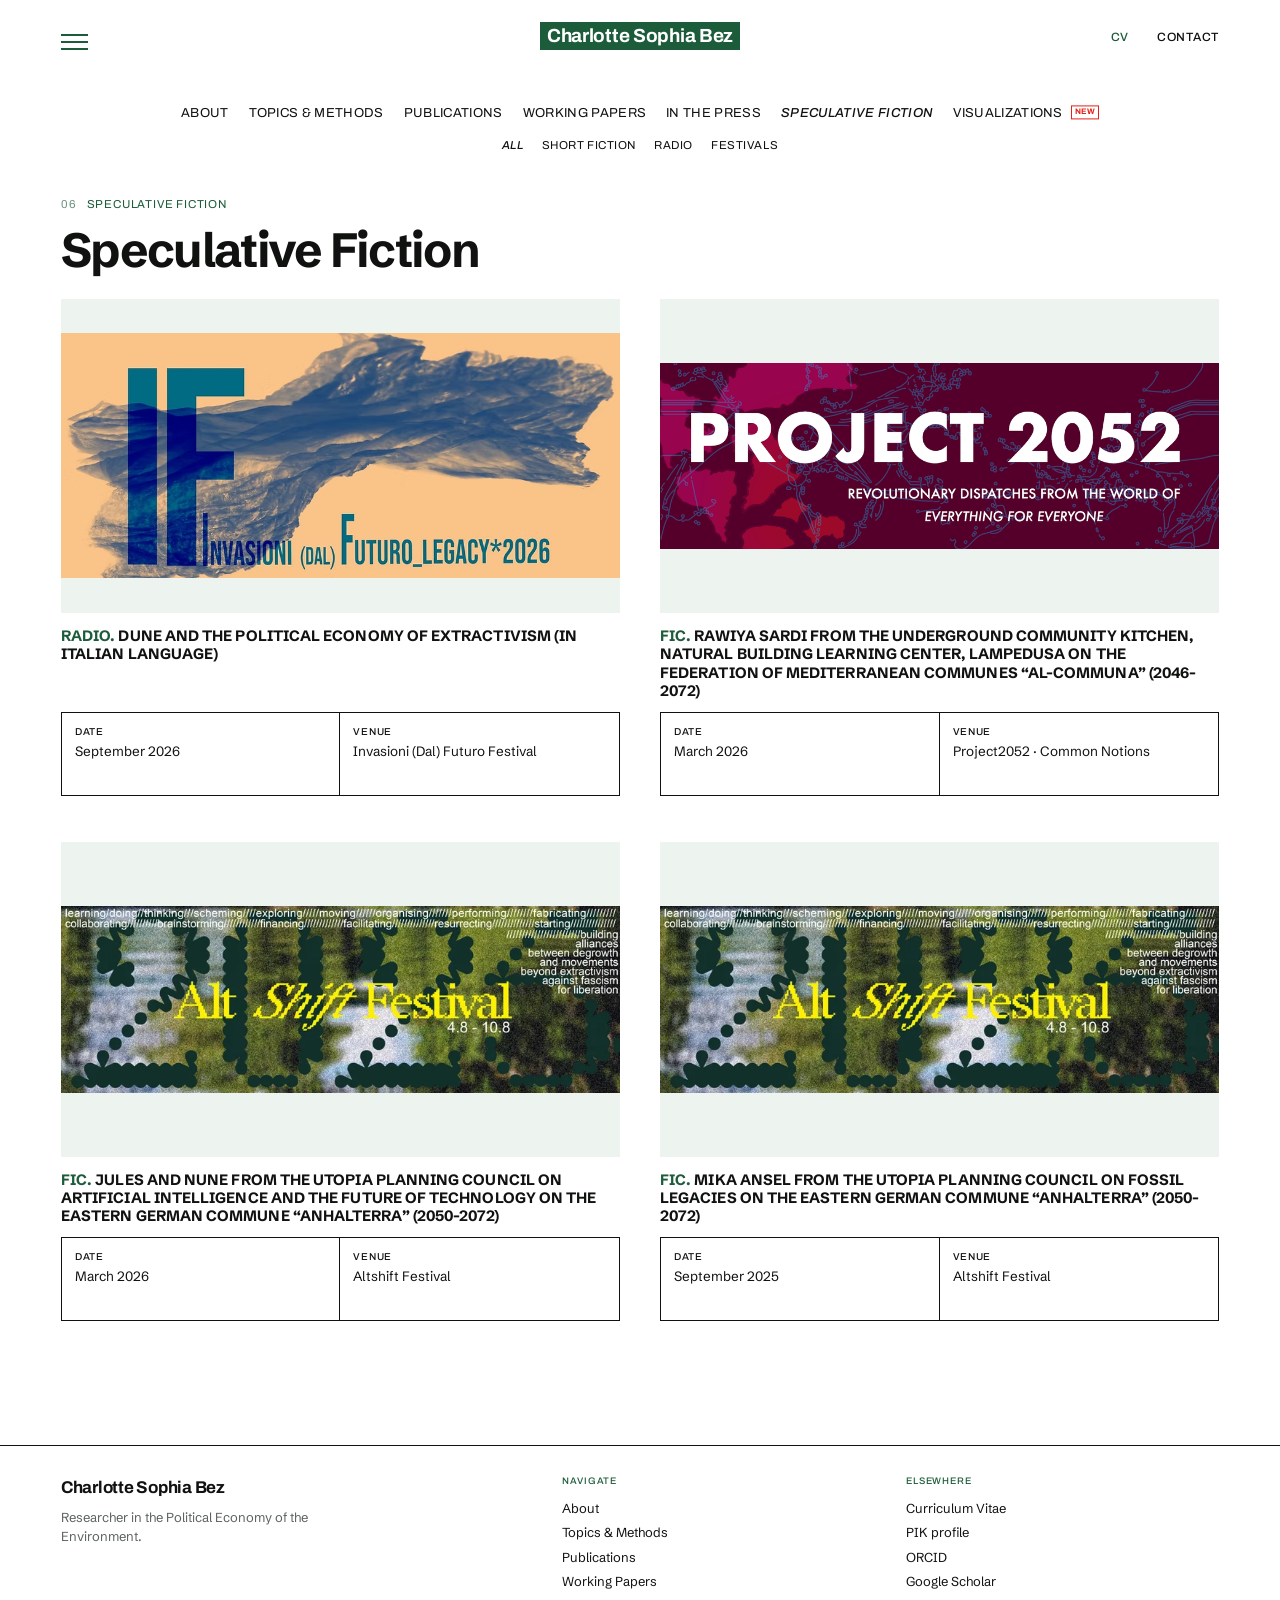
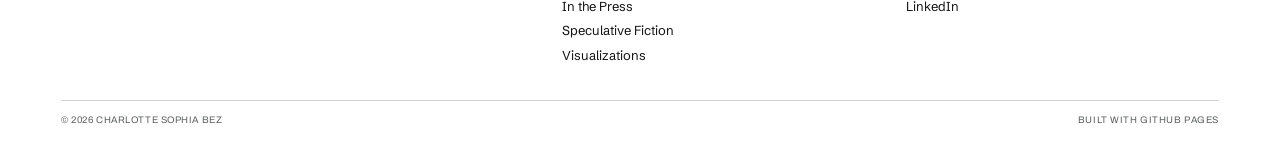
<file: speculative-fiction/index.html>
<!DOCTYPE html>
<html lang="en">
<head>
  <meta charset="utf-8">
  <meta name="viewport" content="width=device-width, initial-scale=1">
  <title>Speculative Fiction - Charlotte Sophia Bez</title>
  <link rel="canonical" href="https://www.charlottesophiabez.com/speculative-fiction/">
  <meta property="og:type" content="website">
  <meta property="og:title" content="Speculative Fiction - Charlotte Sophia Bez">
  <meta property="og:url" content="https://www.charlottesophiabez.com/speculative-fiction/">
  <meta name="theme-color" content="#1d5c3a">
  <link rel="icon" href="../assets/img/favicon.svg" type="image/svg+xml">
  <link rel="preconnect" href="https://fonts.googleapis.com">
  <link rel="preconnect" href="https://fonts.gstatic.com" crossorigin>
  <link href="https://fonts.googleapis.com/css2?family=Archivo:ital,wght@0,400;0,500;0,700;1,400;1,500&family=Schibsted+Grotesk:ital,wght@0,400;0,500;0,700;1,400;1,500&display=swap" rel="stylesheet">
  <link rel="stylesheet" href="../assets/css/style.css">
  <script src="../assets/js/main.js" defer></script>
</head>
<body>
  <a class="skip-link" href="#main">Skip to content</a>

  <header class="site-header">
    <div class="header-inner">
      <button class="menu-button" type="button" aria-expanded="false" aria-controls="site-menu" aria-label="Open menu">
        <span></span><span></span><span></span>
      </button>
      <a class="brand" href="../index.html" aria-label="Charlotte Sophia Bez - home">Charlotte Sophia Bez</a>
      <div class="header-actions">
        <a class="header-action header-action--accent" href="../cv/index.html">CV</a>
        <a class="header-action" href="../about/index.html#contact">Contact</a>
      </div>
    </div>
    <nav class="primary-nav" aria-label="Primary">
      <a href="../about/index.html">About</a>
      <a href="../research/index.html">Topics &amp; Methods</a>
      <a href="../publications/index.html">Publications</a>
      <a href="../working-papers/index.html">Working Papers</a>
      <a href="../in-the-press/index.html">In the Press</a>
      <a href="../speculative-fiction/index.html" aria-current="page">Speculative Fiction</a>
      <a href="../visualizations/index.html">Visualizations <span class="new-badge new-badge--nav">NEW</span></a>
    </nav>
    <nav class="subnav" aria-label="Fiction formats" data-filter-group="fiction">
      <button type="button" data-filter="all" class="is-active" aria-current="true">All</button>
      <button type="button" data-filter="story">Short fiction</button>
      <button type="button" data-filter="radio">Radio</button>
      <button type="button" data-filter="festival">Festivals</button>
    </nav>
  </header>

  <div class="menu-scrim"></div>
  <aside class="menu-panel" id="site-menu" aria-hidden="true" aria-label="Site menu">
    <div class="menu-panel__head">
      <span class="menu-panel__label">Menu</span>
      <button class="menu-close" type="button" aria-label="Close menu">&times;</button>
    </div>
    <nav class="menu-panel__nav" aria-label="Site">
      <a href="../about/index.html">About</a>
      <a href="../research/index.html">Topics &amp; Methods</a>
      <a href="../publications/index.html">Publications</a>
      <a href="../working-papers/index.html">Working Papers</a>
      <a href="../in-the-press/index.html">In the Press</a>
      <a href="../speculative-fiction/index.html">Speculative Fiction</a>
      <a href="../visualizations/index.html">Visualizations</a>
    </nav>
    <div class="menu-panel__meta">
      <a href="../about/index.html#contact">Contact</a>
      <a href="mailto:charlott@pik-potsdam.de">charlott @ pik-potsdam.de</a>
      <a href="https://www.linkedin.com/in/charlotte-sophia-bez-66368513a/">LinkedIn</a>
      <a href="https://orcid.org/0000-0002-7851-6010">ORCID</a>
    </div>
  </aside>

  <main id="main">
    <div class="container" data-filter-scope="fiction">
      <div class="page-head">
        <p class="eyebrow"><span class="eyebrow__num">06</span><span class="eyebrow__divider"></span> Speculative Fiction</p>
        <h1>Speculative Fiction</h1>
      </div>

      <div class="card-grid">
        <article class="card" data-types="radio festival">
          <figure class="card__media">
            <img src="../images_maps/if 26.avif" alt="Radio interview by Radio IF/LEGACY on science fiction: Dune and the political economy of extractivism">
          </figure>
          <h2 class="card__title"><span class="prefix">Radio.</span> <a href="https://www.spreaker.com/episode/radio-if-episiodio-5--74903053">Dune and the political economy of extractivism (in Italian language)</a></h2>
          <div class="meta-grid meta-grid--2">
            <div class="meta-cell">
              <div class="meta-label">Date</div>
              <div class="meta-value">September 2026</div>
            </div>
            <div class="meta-cell">
              <div class="meta-label">Venue</div>
              <div class="meta-value">Invasioni (Dal) Futuro Festival</div>
            </div>
          </div>
        </article>

        <article class="card" data-types="story">
          <figure class="card__media">
            <img src="../images_maps/Project2052-WebBanner1.webp" alt="Rawiya Sardi on the Federation of Mediterranean Communes al-communa">
          </figure>
          <h2 class="card__title"><span class="prefix">Fic.</span> <a href="https://www.commonnotions.org/project-2052-story-rawiya-sardi">Rawiya Sardi from the Underground Community Kitchen, Natural Building Learning Center, Lampedusa on the Federation of Mediterranean Communes “al-communa” (2046-2072)</a></h2>
          <div class="meta-grid meta-grid--2">
            <div class="meta-cell">
              <div class="meta-label">Date</div>
              <div class="meta-value">March 2026</div>
            </div>
            <div class="meta-cell">
              <div class="meta-label">Venue</div>
              <div class="meta-value">Project2052 · Common Notions</div>
            </div>
          </div>
        </article>

        <article class="card" data-types="story festival">
          <figure class="card__media">
            <img src="../images_maps/banner-alt-shift-25-website.jpg" alt="Jules and Nune from the Utopia Planning Council on Artificial Intelligence">
          </figure>
          <h2 class="card__title"><span class="prefix">Fic.</span> <a href="https://www.altshiftfestival.org/actualites/2026-03-24-deliberation-of-the-utopia-planning-council-on-artificial-intelligence-and-the-future-of-technology-1/">Jules and Nune from the Utopia Planning Council on Artificial Intelligence and the Future of Technology on the Eastern German Commune “Anhalterra” (2050-2072)</a></h2>
          <div class="meta-grid meta-grid--2">
            <div class="meta-cell">
              <div class="meta-label">Date</div>
              <div class="meta-value">March 2026</div>
            </div>
            <div class="meta-cell">
              <div class="meta-label">Venue</div>
              <div class="meta-value">Altshift Festival</div>
            </div>
          </div>
        </article>

        <article class="card" data-types="story festival">
          <figure class="card__media">
            <img src="../images_maps/banner-alt-shift-25-website.jpg" alt="Mika Ansel from the Utopia Planning Council on Fossil Legacies">
          </figure>
          <h2 class="card__title"><span class="prefix">Fic.</span> <a href="https://www.altshiftfestival.org/actualites/2025-09-18-deliberation-of-the-utopia-planning-council-on-artificial-intelligence-and-the-future-of-technology/">Mika Ansel from the Utopia Planning Council on Fossil Legacies on the Eastern German Commune “Anhalterra” (2050-2072)</a></h2>
          <div class="meta-grid meta-grid--2">
            <div class="meta-cell">
              <div class="meta-label">Date</div>
              <div class="meta-value">September 2025</div>
            </div>
            <div class="meta-cell">
              <div class="meta-label">Venue</div>
              <div class="meta-value">Altshift Festival</div>
            </div>
          </div>
        </article>
      </div>
    </div>
  </main>

  <footer class="site-footer">
    <div class="container">
      <div class="footer-grid">
        <div>
          <a class="footer-brand" href="../index.html">Charlotte Sophia Bez</a>
          <p class="footer-note">Researcher in the Political Economy of the Environment.</p>
        </div>
        <div class="footer-col">
          <h2>Navigate</h2>
          <a href="../about/index.html">About</a>
          <a href="../research/index.html">Topics &amp; Methods</a>
          <a href="../publications/index.html">Publications</a>
          <a href="../working-papers/index.html">Working Papers</a>
          <a href="../in-the-press/index.html">In the Press</a>
          <a href="../speculative-fiction/index.html">Speculative Fiction</a>
          <a href="../visualizations/index.html">Visualizations</a>        </div>
        <div class="footer-col">
          <h2>Elsewhere</h2>
          <a href="../cv/index.html">Curriculum Vitae</a>
          <a href="https://www.pik-potsdam.de/members/charlott">PIK profile</a>
          <a href="https://orcid.org/0000-0002-7851-6010">ORCID</a>
          <a href="https://scholar.google.com/citations?user=I76yy9AAAAAJ">Google Scholar</a>
          <a href="https://www.linkedin.com/in/charlotte-sophia-bez-66368513a/">LinkedIn</a>
        </div>
      </div>
      <div class="footer-bottom">
        <span>&copy; 2026 Charlotte Sophia Bez</span>
        <span>Built with GitHub Pages</span>
      </div>
    </div>
  </footer>
</body>
</html>
</file>
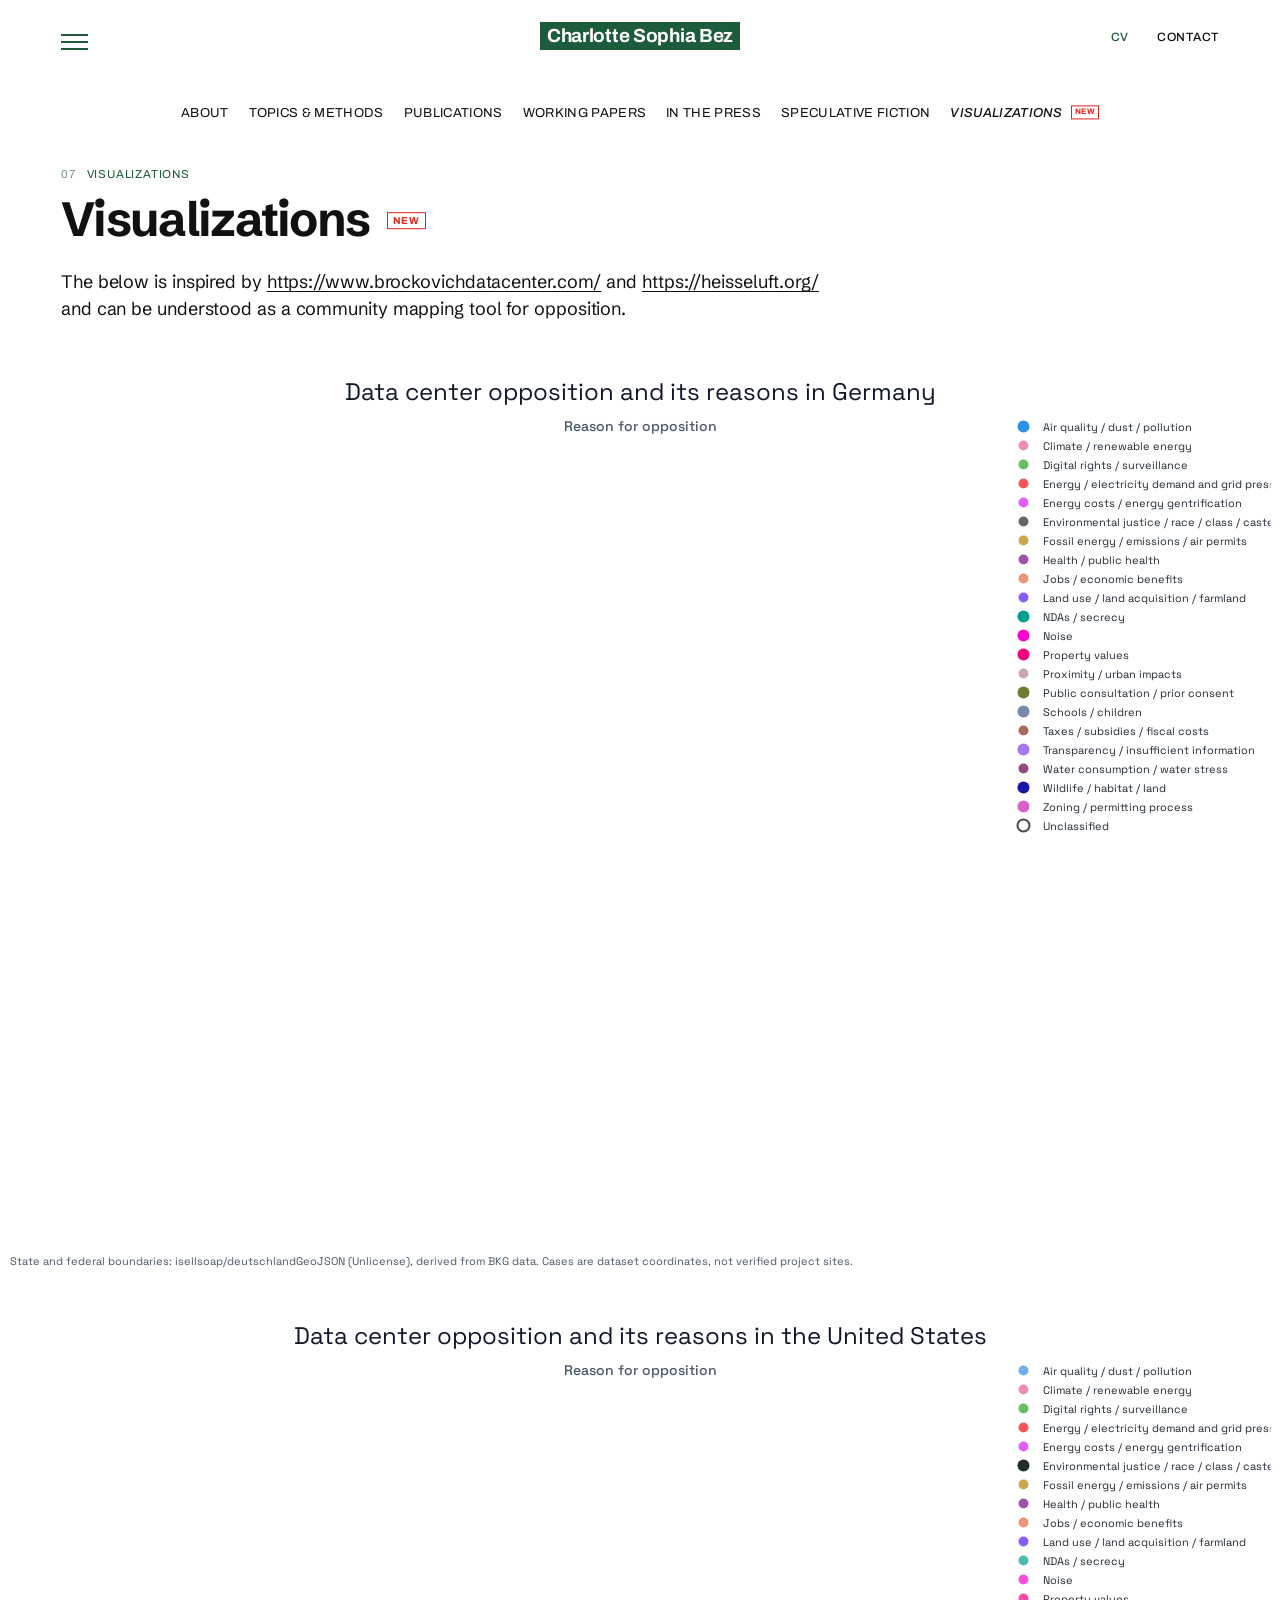
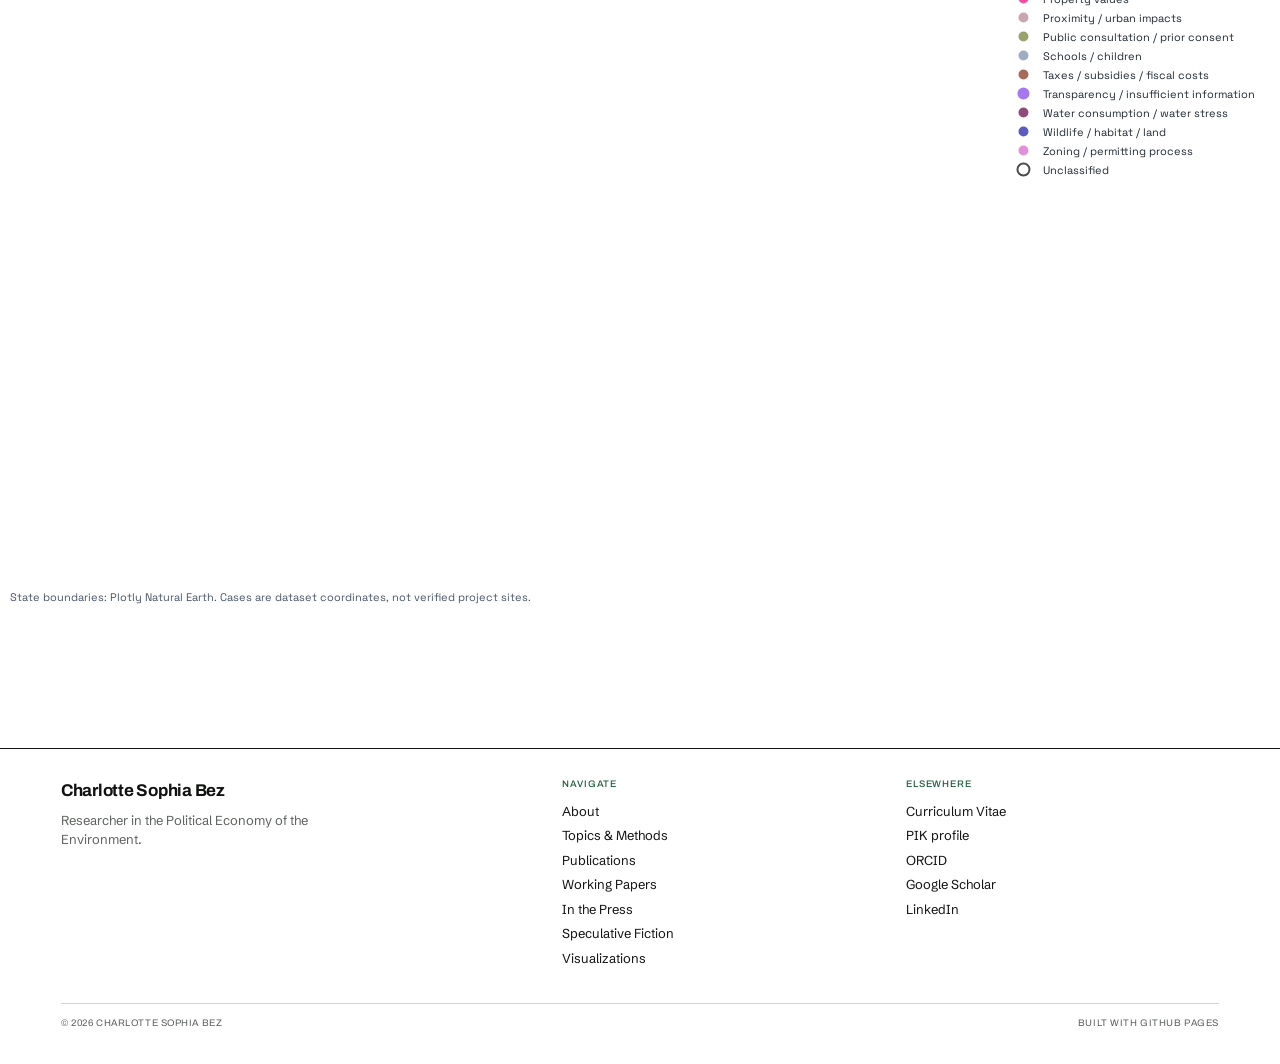
<file: visualizations/index.html>
<!DOCTYPE html>
<html lang="en">
<head>
  <meta charset="utf-8">
  <meta name="viewport" content="width=device-width, initial-scale=1">
  <title>Visualizations - Charlotte Sophia Bez</title>
  <link rel="canonical" href="https://www.charlottesophiabez.com/visualizations/">
  <meta property="og:type" content="website">
  <meta property="og:title" content="Visualizations - Charlotte Sophia Bez">
  <meta property="og:url" content="https://www.charlottesophiabez.com/visualizations/">
  <meta name="theme-color" content="#1d5c3a">
  <link rel="icon" href="../assets/img/favicon.svg" type="image/svg+xml">
  <link rel="preconnect" href="https://fonts.googleapis.com">
  <link rel="preconnect" href="https://fonts.gstatic.com" crossorigin>
  <link href="https://fonts.googleapis.com/css2?family=Archivo:ital,wght@0,400;0,500;0,700;1,400;1,500&family=Schibsted+Grotesk:ital,wght@0,400;0,500;0,700;1,400;1,500&display=swap" rel="stylesheet">
  <link rel="stylesheet" href="../assets/css/style.css">
  <script src="../assets/js/main.js" defer></script>
</head>
<body>
  <a class="skip-link" href="#main">Skip to content</a>

  <header class="site-header">
    <div class="header-inner">
      <button class="menu-button" type="button" aria-expanded="false" aria-controls="site-menu" aria-label="Open menu">
        <span></span><span></span><span></span>
      </button>
      <a class="brand" href="../index.html" aria-label="Charlotte Sophia Bez - home">Charlotte Sophia Bez</a>
      <div class="header-actions">
        <a class="header-action header-action--accent" href="../cv/index.html">CV</a>
        <a class="header-action" href="../about/index.html#contact">Contact</a>
      </div>
    </div>
    <nav class="primary-nav" aria-label="Primary">
      <a href="../about/index.html">About</a>
      <a href="../research/index.html">Topics &amp; Methods</a>
      <a href="../publications/index.html">Publications</a>
      <a href="../working-papers/index.html">Working Papers</a>
      <a href="../in-the-press/index.html">In the Press</a>
      <a href="../speculative-fiction/index.html">Speculative Fiction</a>
      <a href="../visualizations/index.html" aria-current="page">Visualizations <span class="new-badge new-badge--nav">NEW</span></a>
    </nav>
  </header>

  <div class="menu-scrim"></div>
  <aside class="menu-panel" id="site-menu" aria-hidden="true" aria-label="Site menu">
    <div class="menu-panel__head">
      <span class="menu-panel__label">Menu</span>
      <button class="menu-close" type="button" aria-label="Close menu">&times;</button>
    </div>
    <nav class="menu-panel__nav" aria-label="Site">
      <a href="../about/index.html">About</a>
      <a href="../research/index.html">Topics &amp; Methods</a>
      <a href="../publications/index.html">Publications</a>
      <a href="../working-papers/index.html">Working Papers</a>
      <a href="../in-the-press/index.html">In the Press</a>
      <a href="../speculative-fiction/index.html">Speculative Fiction</a>
      <a href="../visualizations/index.html">Visualizations</a>
    </nav>
    <div class="menu-panel__meta">
      <a href="../about/index.html#contact">Contact</a>
      <a href="mailto:charlott@pik-potsdam.de">charlott @ pik-potsdam.de</a>
      <a href="https://www.linkedin.com/in/charlotte-sophia-bez-66368513a/">LinkedIn</a>
      <a href="https://orcid.org/0000-0002-7851-6010">ORCID</a>
    </div>
  </aside>

  <main id="main">
    <div class="container">
      <div class="page-head">
        <p class="eyebrow"><span class="eyebrow__num">07</span><span class="eyebrow__divider"></span> Visualizations</p>
        <h1>Visualizations <span class="new-badge">NEW</span></h1>
      </div>
      <p class="page-intro">The below is inspired by <a href="https://www.brockovichdatacenter.com/">https://www.brockovichdatacenter.com/</a> and <a href="https://heisseluft.org/">https://heisseluft.org/</a> and can be understood as a community mapping tool for opposition.</p>
      </div>
      <iframe id="viz-frame" class="viz-frame" src="case_reason_strategy_map_germany.html" title="Data center opposition and its reasons in Germany" loading="eager"></iframe>
      <iframe id="viz-frame-us" class="viz-frame" src="case_reason_strategy_map_us.html" title="Data center opposition and its reasons in the United States" loading="eager"></iframe>
    </main>

  <footer class="site-footer">
    <div class="container">
      <div class="footer-grid">
        <div>
          <a class="footer-brand" href="../index.html">Charlotte Sophia Bez</a>
          <p class="footer-note">Researcher in the Political Economy of the Environment.</p>
        </div>
        <div class="footer-col">
          <h2>Navigate</h2>
          <a href="../about/index.html">About</a>
          <a href="../research/index.html">Topics &amp; Methods</a>
          <a href="../publications/index.html">Publications</a>
          <a href="../working-papers/index.html">Working Papers</a>
          <a href="../in-the-press/index.html">In the Press</a>
          <a href="../speculative-fiction/index.html">Speculative Fiction</a>
          <a href="../visualizations/index.html">Visualizations</a>        </div>
        <div class="footer-col">
          <h2>Elsewhere</h2>
          <a href="../cv/index.html">Curriculum Vitae</a>
          <a href="https://www.pik-potsdam.de/members/charlott">PIK profile</a>
          <a href="https://orcid.org/0000-0002-7851-6010">ORCID</a>
          <a href="https://scholar.google.com/citations?user=I76yy9AAAAAJ">Google Scholar</a>
          <a href="https://www.linkedin.com/in/charlotte-sophia-bez-66368513a/">LinkedIn</a>
        </div>
      </div>
      <div class="footer-bottom">
        <span>&copy; 2026 Charlotte Sophia Bez</span>
        <span>Built with GitHub Pages</span>
      </div>
    </div>
  </footer>
</body>
</html>
</file>
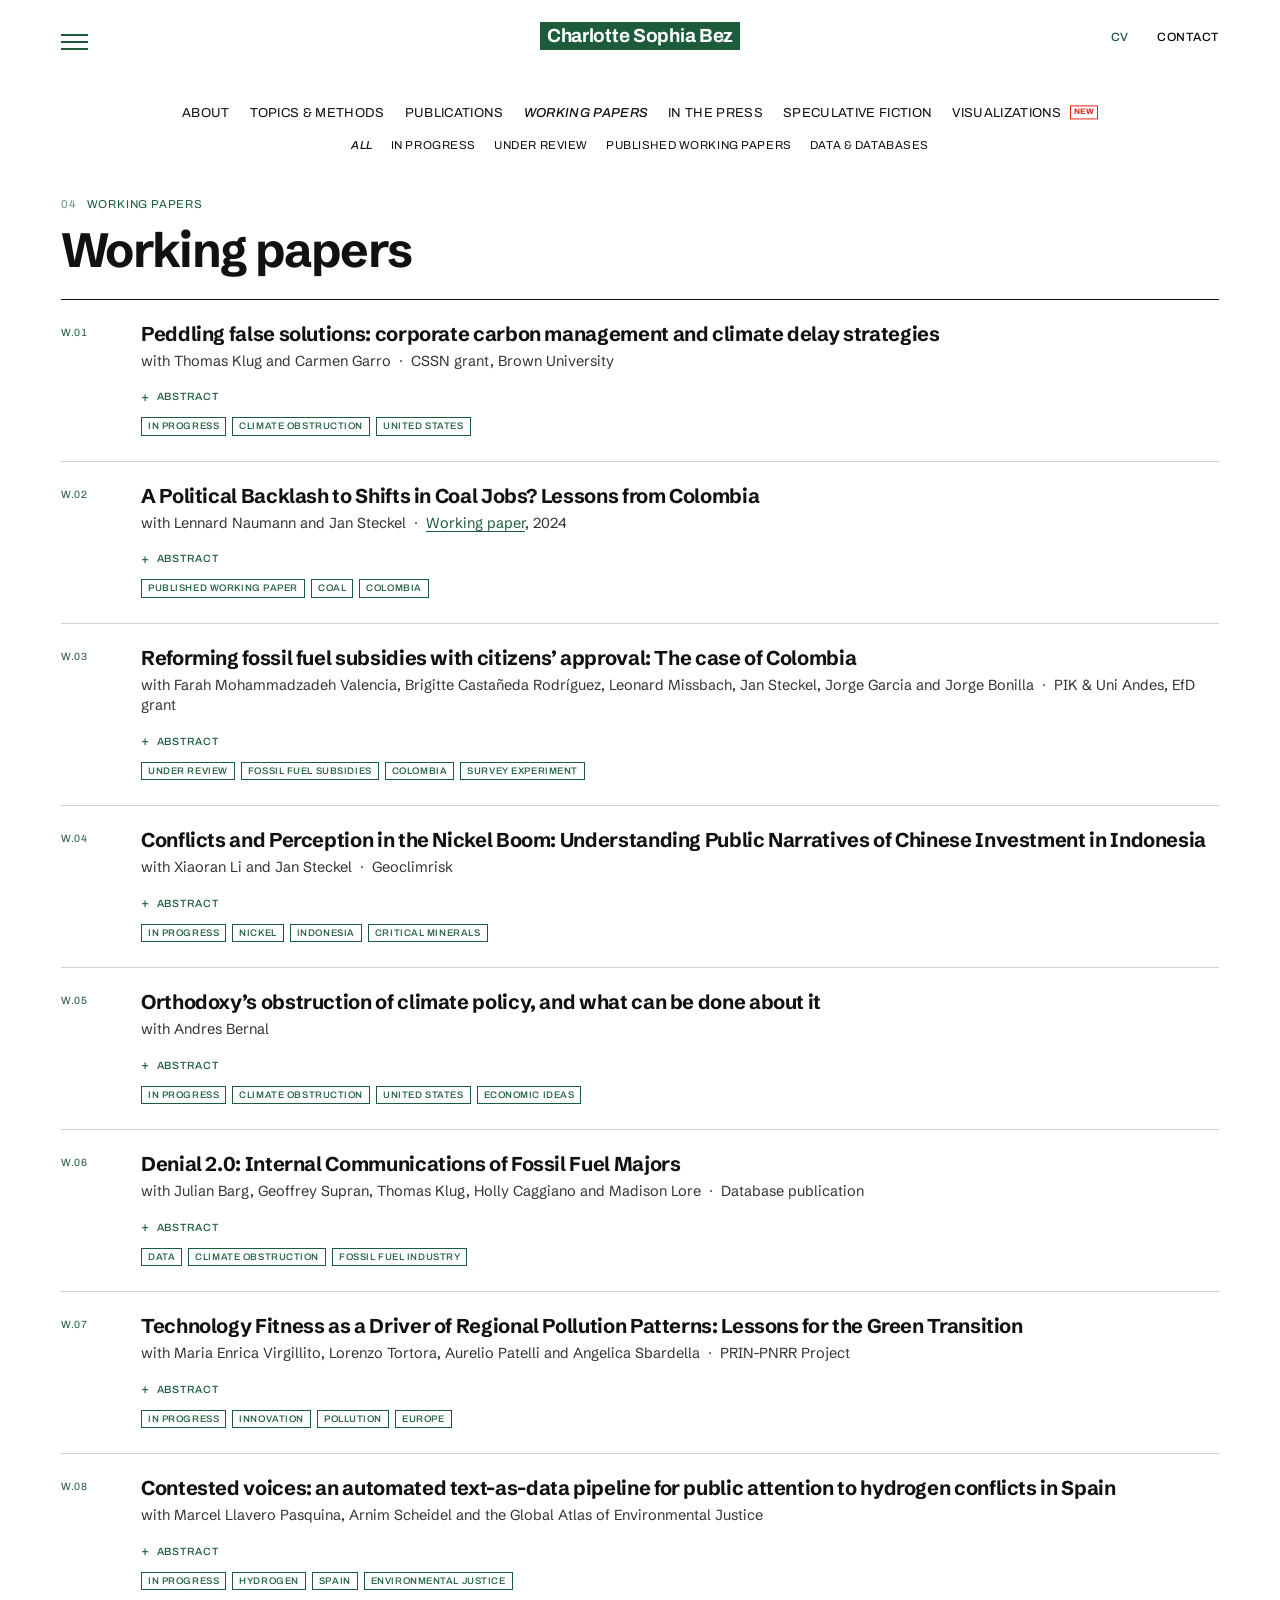
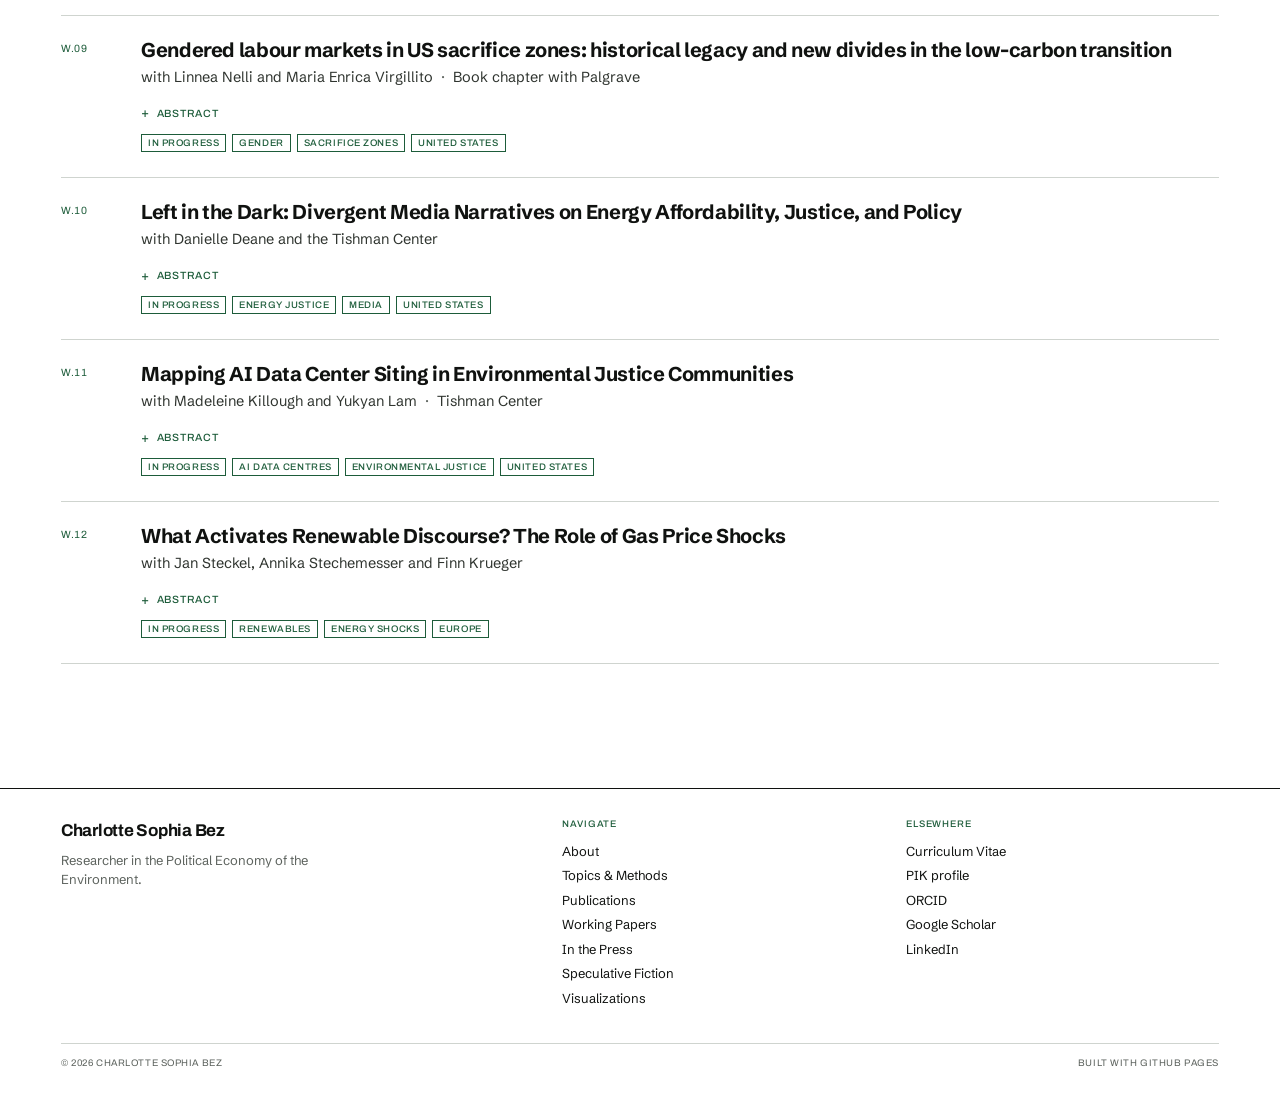
<file: working-papers/index.html>
<!DOCTYPE html>
<html lang="en">
<head>
  <meta charset="utf-8">
  <meta name="viewport" content="width=device-width, initial-scale=1">
  <title>Working Papers - Charlotte Sophia Bez</title>
  <link rel="canonical" href="https://www.charlottesophiabez.com/working-papers/">
  <meta property="og:type" content="website">
  <meta property="og:title" content="Working Papers - Charlotte Sophia Bez">
  <meta property="og:url" content="https://www.charlottesophiabez.com/working-papers/">
  <meta name="theme-color" content="#1d5c3a">
  <link rel="icon" href="../assets/img/favicon.svg" type="image/svg+xml">
  <link rel="preconnect" href="https://fonts.googleapis.com">
  <link rel="preconnect" href="https://fonts.gstatic.com" crossorigin>
  <link href="https://fonts.googleapis.com/css2?family=Archivo:ital,wght@0,400;0,500;0,700;1,400;1,500&family=Schibsted+Grotesk:ital,wght@0,400;0,500;0,700;1,400;1,500&display=swap" rel="stylesheet">
  <link rel="stylesheet" href="../assets/css/style.css">
  <script src="../assets/js/main.js" defer></script>
</head>
<body>
  <a class="skip-link" href="#main">Skip to content</a>

  <header class="site-header">
    <div class="header-inner">
      <button class="menu-button" type="button" aria-expanded="false" aria-controls="site-menu" aria-label="Open menu">
        <span></span><span></span><span></span>
      </button>
      <a class="brand" href="../index.html" aria-label="Charlotte Sophia Bez - home">
        Charlotte Sophia Bez
      </a>
      <div class="header-actions">
        <a class="header-action header-action--accent" href="../cv/index.html">CV</a>
        <a class="header-action" href="../about/index.html#contact">Contact</a>
      </div>
    </div>
    <nav class="primary-nav" aria-label="Primary">
      <a href="../about/index.html">About</a>
      <a href="../research/index.html">Topics &amp; Methods</a>
      <a href="../publications/index.html">Publications</a>
      <a href="../working-papers/index.html" aria-current="page">Working Papers</a>
      <a href="../in-the-press/index.html">In the Press</a>
      <a href="../speculative-fiction/index.html">Speculative Fiction</a>
      <a href="../visualizations/index.html">Visualizations <span class="new-badge new-badge--nav">NEW</span></a>
    </nav>
    <nav class="subnav" aria-label="Working paper status" data-filter-group="working-papers">
      <button type="button" data-filter="all" class="is-active" aria-current="true">All</button>
      <button type="button" data-filter="progress">In progress</button>
      <button type="button" data-filter="review">Under review</button>
      <button type="button" data-filter="published">Published working papers</button>
      <button type="button" data-filter="data">Data &amp; databases</button>
    </nav>
  </header>

  <div class="menu-scrim"></div>
  <aside class="menu-panel" id="site-menu" aria-hidden="true" aria-label="Site menu">
    <div class="menu-panel__head">
      <span class="menu-panel__label">Menu</span>
      <button class="menu-close" type="button" aria-label="Close menu">&times;</button>
    </div>
    <nav class="menu-panel__nav" aria-label="Site">
      <a href="../about/index.html">About</a>
      <a href="../research/index.html">Topics &amp; Methods</a>
      <a href="../publications/index.html">Publications</a>
      <a href="../working-papers/index.html">Working Papers</a>
      <a href="../in-the-press/index.html">In the Press</a>
      <a href="../speculative-fiction/index.html">Speculative Fiction</a>
      <a href="../visualizations/index.html">Visualizations</a>
    </nav>
    <div class="menu-panel__meta">
      <a href="../about/index.html#contact">Contact</a>
      <a href="mailto:charlott@pik-potsdam.de">charlott @ pik-potsdam.de</a>
      <a href="https://www.linkedin.com/in/charlotte-sophia-bez-66368513a/">LinkedIn</a>
      <a href="https://orcid.org/0000-0002-7851-6010">ORCID</a>
    </div>
  </aside>

  <main id="main">
    <div class="container" data-filter-scope="working-papers">
      <div class="page-head">
        <p class="eyebrow"><span class="eyebrow__num">04</span><span class="eyebrow__divider"></span> Working papers</p>
        <h1>Working papers</h1>
        </div>

      <div class="entry-list">
        <article class="entry" data-types="progress">
          <div class="entry__index">W.01</div>
          <div class="entry__body">
            <h2>Peddling false solutions: corporate carbon management and climate delay strategies</h2>
            <p class="byline">with Thomas Klug and Carmen Garro <span class="sep">·</span> CSSN grant, Brown University</p>
            <details class="abstract">
              <summary>Abstract</summary>
              <div class="abstract-body">
                <p>Fossil fuel companies face growing scrutiny for their role in the climate crisis and have shifted from denying climate change to portraying themselves as key actors in the energy transition. This discursive shift accompanies investments in both proven (e.g., wind, solar) and speculative (e.g., CCUS, biofuels, hydrogen) “low-carbon” technologies. Such investments greenwash corporate images, deflect accountability, and reinforce the continued necessity of fossil infrastructures, often extending sacrifice zones into marginalized communities. Using a novel text-as-data approach, we analyze 4,479 internal documents from five major U.S. fossil fuel firms submitted to the House Oversight Committee. We combine automated named entity recognition and qualitative coding to trace connections between “low-carbon” projects, political and academic collaborators, and resistance from environmental justice communities. Our findings reveal how fossil fuel incumbents frame speculative technologies to legitimate their operations, lobby for favorable policies, and repurpose existing infrastructures, concentrating environmental and social risks in low-income communities of color.</p>
              </div>
            </details>
            <div class="tag-row"><span class="tag">In progress</span><span class="tag">Climate obstruction</span><span class="tag">United States</span></div>
          </div>
        </article>

        <article class="entry" data-types="published">
          <div class="entry__index">W.02</div>
          <div class="entry__body">
            <h2><a href="https://www.econstor.eu/bitstream/10419/302390/1/vfs-2024-pid-107281.pdf">A Political Backlash to Shifts in Coal Jobs? Lessons from Colombia</a></h2>
            <p class="byline">with Lennard Naumann and Jan Steckel <span class="sep">·</span> <a href="https://www.econstor.eu/bitstream/10419/302390/1/vfs-2024-pid-107281.pdf">Working paper</a>, 2024</p>
            <details class="abstract">
              <summary>Abstract</summary>
              <div class="abstract-body">
                <p>Phasing out coal is a pivotal part of transitioning to an economy less reliant on fossil fuels that is compatible with a 1.5°C climate pathway. Potential socio-economic impacts of declining mining activity include losses in income and employment, outward migration, and generally regional economic contraction. However, the political implications of mine closures in industrializing countries are yet to be understood. Indeed, shifts in coal employment are potential contributors to increased political polarization. We investigate the case of Colombia, a country heavily dependent on coal exports that recently elected a left-wing president who won on an anti-mining agenda. Using a unique data set, we show how municipality-level changes in coal employment impact voting outcomes, looking at presidential elections from 2014 to 2022. Our findings show that changes in mining are associated with more support for pro-mining and reformist parties, and less support for anti-mining parties, hinting at political polarization.</p>
              </div>
            </details>
            <div class="tag-row"><span class="tag">Published working paper</span><span class="tag">Coal</span><span class="tag">Colombia</span></div>
          </div>
        </article>

        <article class="entry" data-types="review">
          <div class="entry__index">W.03</div>
          <div class="entry__body">
            <h2>Reforming fossil fuel subsidies with citizens’ approval: The case of Colombia</h2>
            <p class="byline">with Farah Mohammadzadeh Valencia, Brigitte Castañeda Rodríguez, Leonard Missbach, Jan Steckel, Jorge Garcia and Jorge Bonilla <span class="sep">·</span> PIK &amp; Uni Andes, EfD grant</p>
            <details class="abstract">
              <summary>Abstract</summary>
              <div class="abstract-body">
                <p>Subsidizing fossil fuel consumption is both at odds with climate change mitigation and a heavy burden on public budgets. Yet, efforts to reform such subsidies often face strong public opposition. We examine whether informing citizens about the effects of fossil fuel subsidy reform (FFSR) and complementary policy measures can increase public acceptance. We study this question using a novel survey experiment in Colombia, a country currently aiming at reforming existing fossil fuel subsidies. Building on Hoy et al. (2026), our experiment exposes respondents to different information treatments, including from an innovative calculation of personal costs, and options for complementary policy measures. Leveraging a representative sample with more than 3,600 respondents, we find that information provision alone has limited effects on public support, as citizens rarely update their at times incorrect beliefs. In contrast, policy design is crucial: Complementing FFSR with additional measures shifts public opinion from majority opposition to majority support. Informing about the environmental effects of FFSR is most effective and strongly increases support for environmentally oriented complementary policies.</p>
              </div>
            </details>
            <div class="tag-row"><span class="tag">Under review</span><span class="tag">Fossil fuel subsidies</span><span class="tag">Colombia</span><span class="tag">Survey experiment</span></div>
          </div>
        </article>

        <article class="entry" data-types="progress">
          <div class="entry__index">W.04</div>
          <div class="entry__body">
            <h2>Conflicts and Perception in the Nickel Boom: Understanding Public Narratives of Chinese Investment in Indonesia</h2>
            <p class="byline">with Xiaoran Li and Jan Steckel <span class="sep">·</span> Geoclimrisk</p>
            <details class="abstract">
              <summary>Abstract</summary>
              <div class="abstract-body">
                <p>Chinese investment in Indonesia’s nickel industry has grown rapidly over the past decade, making the country central to global electric vehicle supply chains. A key turning point was Indonesia’s 2014 ban on raw nickel ore exports, designed to capture more domestic value through downstream processing and to reinforce a resource-nationalist agenda. While the policy successfully attracted large-scale foreign investment, most prominently from Chinese firms, it also imposed significant short-term costs and fueled local contestation over environmental damage, corruption, and other social issues. Existing evaluations of the ban emphasize its economic trade-offs and institutional challenges, but much less is known about how these dynamics are reflected in public discourse. This paper addresses that gap by analyzing Indonesian media coverage of nickel projects to investigate: (1) the types of conflicts and environmental problems associated with nickel investments, and how they have evolved since the export ban; and (2) how conflict is framed in public narratives, including whether Chinese-backed projects are disproportionately targeted or “scapegoated.”</p>
              </div>
            </details>
            <div class="tag-row"><span class="tag">In progress</span><span class="tag">Nickel</span><span class="tag">Indonesia</span><span class="tag">Critical minerals</span></div>
          </div>
        </article>

        <article class="entry" data-types="progress">
          <div class="entry__index">W.05</div>
          <div class="entry__body">
            <h2>Orthodoxy’s obstruction of climate policy, and what can be done about it</h2>
            <p class="byline">with Andres Bernal</p>
            <details class="abstract">
              <summary>Abstract</summary>
              <div class="abstract-body">
                <p>Despite accelerating climate impacts, U.S. climate policy remains deeply inadequate. We argue that a key source of this failure is the enduring influence of orthodox economic frameworks, which have constrained policy ambition and narrowed the range of policy options. The Green New Deal (GND) marked a sharp rupture in this paradigm, reframing climate action as industrial policy oriented toward public investment, employment, equity, and a just transition. Although the GND was never enacted, elements of its investment logic reappeared in the Inflation Reduction Act (IRA). At the same time, the IRA’s compromises - particularly diluted environmental justice provisions and continued deference to fiscal restraint - underscore the resilience of orthodox constraints. We apply machine-learning methods to a representative corpus of U.S. public discourse on climate policy. We develop a taxonomy distinguishing orthodox from heterodox economic framings and trace their relative prominence across the GND and IRA policy cycles.</p>
              </div>
            </details>
            <div class="tag-row"><span class="tag">In progress</span><span class="tag">Climate obstruction</span><span class="tag">United States</span><span class="tag">Economic ideas</span></div>
          </div>
        </article>

        <article class="entry" data-types="data">
          <div class="entry__index">W.06</div>
          <div class="entry__body">
            <h2>Denial 2.0: Internal Communications of Fossil Fuel Majors</h2>
            <p class="byline">with Julian Barg, Geoffrey Supran, Thomas Klug, Holly Caggiano and Madison Lore <span class="sep">·</span> Database publication</p>
            <details class="abstract">
              <summary>Abstract</summary>
              <div class="abstract-body">
                <p>Amid growing scientific and public consensus to decarbonise energy production, recent work on fossil fuel industry majors documents a strategic shift from a strategy of climate denial towards a broader approach of climate obstruction. While emerging evidence points to fossil fuel majors’ active role in delaying action on climate change, most scientific studies are limited by publicly disclosed data. We hence compile a set of internal corporate documents from a 2024 U.S. Congressional Investigation into the climate-related activities of six key fossil fuel entities: ExxonMobil, BP, Shell, Chevron, the American Petroleum Institute, and the Chamber of Commerce. These released documents feature internal communications which have been first digitised, then coded according to their content type (including emails, reports, contracts), scope of redaction, and entity lists (including actors, technologies, policies). This dataset is relevant for scholars, journalists, and policymakers interested in understanding lobbying and corporate behavior, discourse mismatch, and climate obstruction.</p>
              </div>
            </details>
            <div class="tag-row"><span class="tag">Data</span><span class="tag">Climate obstruction</span><span class="tag">Fossil fuel industry</span></div>
          </div>
        </article>

        <article class="entry" data-types="progress">
          <div class="entry__index">W.07</div>
          <div class="entry__body">
            <h2>Technology Fitness as a Driver of Regional Pollution Patterns: Lessons for the Green Transition</h2>
            <p class="byline">with Maria Enrica Virgillito, Lorenzo Tortora, Aurelio Patelli and Angelica Sbardella <span class="sep">·</span> PRIN-PNRR Project</p>
            <details class="abstract">
              <summary>Abstract</summary>
              <div class="abstract-body">
                <p>This paper investigates the relationship between industrial pollution, innovation capacity, and left-behindness across European regions. Focusing on toxic emissions from industrial activities, we combine plant-level pollution data with patent-based measures of regional technological fitness to examine how pollution concentration varies with local innovation potential. We introduce a regional index of technological fitness (green and non-green) and relate it to pollution profiles. Empirically, we show that regions with higher technological fitness display lower and more diversified pollution concentrations, while low-fitness regions remain locked into more toxic industrial specialisations. The strength and form of this relationship varies across European macro-areas, reflecting long-standing territorial heterogeneities.</p>
              </div>
            </details>
            <div class="tag-row"><span class="tag">In progress</span><span class="tag">Innovation</span><span class="tag">Pollution</span><span class="tag">Europe</span></div>
          </div>
        </article>

        <article class="entry" data-types="progress">
          <div class="entry__index">W.08</div>
          <div class="entry__body">
            <h2>Contested voices: an automated text-as-data pipeline for public attention to hydrogen conflicts in Spain</h2>
            <p class="byline">with Marcel Llavero Pasquina, Arnim Scheidel and the Global Atlas of Environmental Justice</p>
            <details class="abstract">
              <summary>Abstract</summary>
              <div class="abstract-body">
                <p>The Environmental Justice (EJ) Atlas maps and documents socio-environmental conflicts around the world. We investigate hydrogen as a commodity that perpetuates energy colonialism and pushes the frontiers of sacrifice zones. Simultaneously, voices of local opposition to green energy projects are multiplying. News media echo local acceptance and opposition, juxtaposing contested visions. We propose a novel pipeline that maps geolocalised hydrogen projects in Spain to news coverage on opposition and resistance via the LexisNexis database. Using the conflicts already coded in the EJ Atlas, we train an algorithm that automates coding classification based on newspaper coverage.</p>
              </div>
            </details>
            <div class="tag-row"><span class="tag">In progress</span><span class="tag">Hydrogen</span><span class="tag">Spain</span><span class="tag">Environmental justice</span></div>
          </div>
        </article>

        <article class="entry" data-types="progress">
          <div class="entry__index">W.09</div>
          <div class="entry__body">
            <h2>Gendered labour markets in US sacrifice zones: historical legacy and new divides in the low-carbon transition</h2>
            <p class="byline">with Linnea Nelli and Maria Enrica Virgillito <span class="sep">·</span> Book chapter with Palgrave</p>
            <details class="abstract">
              <summary>Abstract</summary>
              <div class="abstract-body">
                <p>Are sacrifice zones - places bearing a disproportionate burden of industrial toxicity - characterised by a gendered geography in terms of labour market outcomes? In this chapter, we conceptualise and document the gender dimension of disproportionate exposure to toxicity across US labour market counties. We show that in areas where toxicity exceeds the national average, women face the greatest exclusion from the labour market. Drawing on inactivity rates and median earnings at the US census tract level (N=82,714), aggregated to the county level, we also examine the spatial relationship between toxic exposure and lower-carbon production facilities. The structural co-occurrence of feminised disadvantage and toxicity is evident at both geographical scales. A spatial overlap with battery and solar manufacturing facilities further characterises these high-toxicity areas, raising urgent questions about the making and remaking of place-based inequality in the low-carbon transition from a feminist economics perspective.</p>
              </div>
            </details>
            <div class="tag-row"><span class="tag">In progress</span><span class="tag">Gender</span><span class="tag">Sacrifice zones</span><span class="tag">United States</span></div>
          </div>
        </article>

        <article class="entry" data-types="progress">
          <div class="entry__index">W.10</div>
          <div class="entry__body">
            <h2>Left in the Dark: Divergent Media Narratives on Energy Affordability, Justice, and Policy</h2>
            <p class="byline">with Danielle Deane and the Tishman Center</p>
            <details class="abstract">
              <summary>Abstract</summary>
              <div class="abstract-body">
                <p>This study examines how energy democracy and affordability are framed across two distinct categories of news media in the United States: mainstream versus heterodox, ethnic, and local outlets. Coverage is analyzed across four thematic domains: Justice, Savings &amp; Money, Jobs &amp; Income, and Legislation &amp; Policy. By contrasting coverage patterns between community and mainstream outlets, this research surfaces potential gaps in public information and highlights whose voices are centered in energy policy narratives. We further situate our findings within a communications and reach framework, examining what is covered and how widely these narratives travel, and which communities they ultimately reach.</p>
              </div>
            </details>
            <div class="tag-row"><span class="tag">In progress</span><span class="tag">Energy justice</span><span class="tag">Media</span><span class="tag">United States</span></div>
          </div>
        </article>

        <article class="entry" data-types="progress">
          <div class="entry__index">W.11</div>
          <div class="entry__body">
            <h2>Mapping AI Data Center Siting in Environmental Justice Communities</h2>
            <p class="byline">with Madeleine Killough and Yukyan Lam <span class="sep">·</span> Tishman Center</p>
            <details class="abstract">
              <summary>Abstract</summary>
              <div class="abstract-body">
                <p>This study presents a spatial co-location analysis of approximately 5,000 AI data center locations across the United States, mapped against Environmental Justice (EJ) community designations. By overlaying data center siting patterns with indicators of cumulative environmental burden including proximity to pollution sources, demographic vulnerability, and health risk indices, this research interrogates whether AI infrastructure expansion is disproportionately concentrated in or near communities already facing compounding environmental and socioeconomic stressors. Findings are intended to inform advocacy, policy, and regulatory efforts opposing the unchecked expansion of data centers in vulnerable communities.</p>
              </div>
            </details>
            <div class="tag-row"><span class="tag">In progress</span><span class="tag">AI data centres</span><span class="tag">Environmental justice</span><span class="tag">United States</span></div>
          </div>
        </article>

        <article class="entry" data-types="progress">
          <div class="entry__index">W.12</div>
          <div class="entry__body">
            <h2>What Activates Renewable Discourse? The Role of Gas Price Shocks</h2>
            <p class="byline">with Jan Steckel, Annika Stechemesser and Finn Krueger</p>
            <details class="abstract">
              <summary>Abstract</summary>
              <div class="abstract-body">
                <p>This paper examines how energy shocks, exemplified by the 2022 Russian invasion of Ukraine, have shaped public discourse on renewable energy in Europe. We build a media salience index of renewables from LexisNexis covering ten European countries at monthly frequency across multiple languages, and pair it with IEA data on dependence on Russian gas. Identification relies on a continuous difference-in-differences design, where treatment is regional exposure to the 2022 energy shock. The findings speak to climate salience as a contested, finite resource on the news agenda and its interaction with geopolitical crises.</p>
              </div>
            </details>
            <div class="tag-row"><span class="tag">In progress</span><span class="tag">Renewables</span><span class="tag">Energy shocks</span><span class="tag">Europe</span></div>
          </div>
        </article>
      </div>
    </div>
  </main>

  <footer class="site-footer">
    <div class="container">
      <div class="footer-grid">
        <div>
          <a class="footer-brand" href="../index.html">Charlotte Sophia Bez</a>
          <p class="footer-note">Researcher in the Political Economy of the Environment.</p>
        </div>
        <div class="footer-col">
          <h2>Navigate</h2>
          <a href="../about/index.html">About</a>
          <a href="../research/index.html">Topics &amp; Methods</a>
          <a href="../publications/index.html">Publications</a>
          <a href="../working-papers/index.html">Working Papers</a>
          <a href="../in-the-press/index.html">In the Press</a>
          <a href="../speculative-fiction/index.html">Speculative Fiction</a>
          <a href="../visualizations/index.html">Visualizations</a>        </div>
        <div class="footer-col">
          <h2>Elsewhere</h2>
          <a href="../cv/index.html">Curriculum Vitae</a>
          <a href="https://www.pik-potsdam.de/members/charlott">PIK profile</a>
          <a href="https://orcid.org/0000-0002-7851-6010">ORCID</a>
          <a href="https://scholar.google.com/citations?user=I76yy9AAAAAJ">Google Scholar</a>
          <a href="https://www.linkedin.com/in/charlotte-sophia-bez-66368513a/">LinkedIn</a>
        </div>
      </div>
      <div class="footer-bottom">
        <span>&copy; 2026 Charlotte Sophia Bez</span>
        <span>Built with GitHub Pages</span>
      </div>
    </div>
  </footer>
</body>
</html>
</file>
<file: assets/css/style.css>
:root {
  --green: #1d5c3a;
  --green-deep: #143f29;
  --green-bright: #2f7d54;
  --green-wash: #edf3ef;
  --ink: #101210;
  --muted: #5c625d;
  --line: #101210;
  --hair: #cfd4cf;
  --paper: #ffffff;
  --font-body: "Schibsted Grotesk", "Helvetica Neue", Helvetica, Arial, sans-serif;
  --font-display: "Archivo", "Helvetica Neue", Helvetica, Arial, sans-serif;
  --max: 1240px;
  --pad: clamp(16px, 3.2vw, 44px);
  --ease: cubic-bezier(0.22, 1, 0.36, 1);
}

*,
*::before,
*::after {
  box-sizing: border-box;
}

html {
  scroll-behavior: smooth;
}

body {
  margin: 0;
  background: var(--paper);
  color: var(--ink);
  font-family: var(--font-body);
  font-size: 17px;
  line-height: 1.5;
  -webkit-font-smoothing: antialiased;
  text-rendering: optimizeLegibility;
}

body.menu-open {
  overflow: hidden;
}

img {
  max-width: 100%;
  height: auto;
}

a {
  color: inherit;
  text-decoration: underline;
  text-decoration-thickness: 1px;
  text-underline-offset: 0.18em;
}

a:hover {
  color: var(--green);
}

:focus-visible {
  outline: 2px solid var(--green);
  outline-offset: 3px;
}

::selection {
  background: var(--green);
  color: #fff;
}

.container {
  width: 100%;
  max-width: var(--max);
  margin: 0 auto;
  padding: 0 var(--pad);
}

.skip-link {
  position: absolute;
  top: 12px;
  left: -9999px;
  z-index: 300;
  padding: 9px 13px;
  background: var(--green);
  color: #fff;
  font-family: var(--font-display);
  font-size: 12px;
  letter-spacing: 0.06em;
  text-transform: uppercase;
  text-decoration: none;
}

.skip-link:focus {
  left: 12px;
  color: #fff;
}

/* Header */

.site-header {
  padding-top: 22px;
}

.header-inner {
  position: relative;
  display: flex;
  align-items: flex-start;
  justify-content: center;
  min-height: 58px;
  max-width: var(--max);
  margin: 0 auto;
  padding: 0 var(--pad);
}

.menu-button {
  position: absolute;
  top: 4px;
  left: var(--pad);
  display: flex;
  flex-direction: column;
  justify-content: center;
  gap: 5px;
  width: 32px;
  height: 32px;
  padding: 0;
  border: 0;
  background: none;
  cursor: pointer;
}

.menu-button span {
  display: block;
  width: 27px;
  height: 2px;
  background: var(--green);
  transition: transform 0.25s var(--ease), opacity 0.2s;
}

.menu-button:hover span {
  background: var(--green-deep);
}

.menu-button[aria-expanded="true"] span:nth-child(1) {
  transform: translateY(7px) rotate(45deg);
}

.menu-button[aria-expanded="true"] span:nth-child(2) {
  opacity: 0;
}

.menu-button[aria-expanded="true"] span:nth-child(3) {
  transform: translateY(-7px) rotate(-45deg);
}

.brand {
  display: inline-block;
  padding: 4px 7px 5px;
  background: var(--green);
  color: #fff;
  font-family: var(--font-display);
  font-size: 19px;
  font-weight: 700;
  line-height: 1;
  letter-spacing: -0.015em;
  text-decoration: none;
  text-align: left;
  white-space: nowrap;
}

.brand:hover {
  color: #fff;
  background: var(--green-deep);
}

.brand__line {
  display: block;
  white-space: nowrap;
}

.header-actions {
  position: absolute;
  top: 6px;
  right: var(--pad);
  display: flex;
  align-items: baseline;
  gap: 28px;
}

.header-action {
  font-family: var(--font-display);
  font-size: 12px;
  font-weight: 500;
  letter-spacing: 0.06em;
  text-transform: uppercase;
  text-decoration: none;
  white-space: nowrap;
}

.header-action--accent {
  color: var(--green);
}

.header-action:hover {
  color: var(--green);
  text-decoration: underline;
  text-underline-offset: 0.25em;
}

.primary-nav {
  display: flex;
  flex-wrap: wrap;
  align-items: baseline;
  justify-content: center;
  gap: 6px 20px;
  margin-top: 22px;
  padding: 0 var(--pad);
  font-family: var(--font-display);
  font-size: 13px;
  font-weight: 400;
  letter-spacing: 0.025em;
  text-transform: uppercase;
}

.primary-nav a {
  padding: 2px 0;
  text-decoration: none;
  white-space: nowrap;
}

.primary-nav a:hover {
  color: var(--green);
}

.primary-nav a[aria-current="page"] {
  font-style: italic;
  font-weight: 500;
}

.subnav {
  display: flex;
  flex-wrap: wrap;
  align-items: baseline;
  justify-content: center;
  gap: 4px 18px;
  margin-top: 9px;
  padding: 0 var(--pad);
  font-family: var(--font-display);
  font-size: 11.5px;
  letter-spacing: 0.05em;
  text-transform: uppercase;
}

.subnav a,
.subnav button {
  padding: 2px 0;
  border: 0;
  background: none;
  color: inherit;
  font: inherit;
  letter-spacing: inherit;
  text-transform: inherit;
  text-decoration: none;
  white-space: nowrap;
  cursor: pointer;
}

.subnav a:hover,
.subnav button:hover {
  color: var(--green);
}

.subnav a[aria-current="page"],
.subnav button[aria-current="true"],
.subnav button.is-active {
  font-style: italic;
  font-weight: 500;
  color: var(--ink);
}

/* Menu panel */

.menu-scrim {
  position: fixed;
  inset: 0;
  z-index: 90;
  background: rgba(16, 18, 16, 0.4);
  opacity: 0;
  pointer-events: none;
  transition: opacity 0.3s;
}

.menu-scrim.is-open {
  opacity: 1;
  pointer-events: auto;
}

.menu-panel {
  position: fixed;
  top: 0;
  bottom: 0;
  left: 0;
  z-index: 100;
  width: min(430px, 88vw);
  padding: 22px 26px 36px;
  overflow-y: auto;
  background: #fff;
  border-right: 1px solid var(--ink);
  transform: translateX(-102%);
  visibility: hidden;
  transition: transform 0.34s var(--ease), visibility 0.34s;
}

.menu-panel.is-open {
  transform: none;
  visibility: visible;
}

.menu-panel__head {
  display: flex;
  align-items: center;
  justify-content: space-between;
  padding-bottom: 10px;
  border-bottom: 1px solid var(--ink);
}

.menu-panel__label {
  font-family: var(--font-display);
  font-size: 11px;
  letter-spacing: 0.08em;
  text-transform: uppercase;
  color: var(--green);
}

.menu-close {
  padding: 0 2px;
  border: 0;
  background: none;
  color: var(--ink);
  font-size: 27px;
  line-height: 0.8;
  cursor: pointer;
}

.menu-close:hover {
  color: var(--green);
}

.menu-panel__nav {
  display: flex;
  flex-direction: column;
  margin-top: 24px;
}

.menu-panel__nav a {
  display: flex;
  align-items: baseline;
  justify-content: space-between;
  padding: 7px 0;
  border-bottom: 1px solid var(--hair);
  font-size: 27px;
  font-weight: 500;
  line-height: 1.15;
  letter-spacing: -0.025em;
  text-decoration: none;
}

.menu-panel__nav a::after {
  content: "\2197";
  font-family: var(--font-display);
  font-size: 11px;
  font-weight: 400;
  color: var(--green);
}

.menu-panel__nav a:hover {
  color: var(--green);
}

.menu-panel__meta {
  display: flex;
  flex-direction: column;
  gap: 6px;
  margin-top: 28px;
  font-size: 13px;
}

.menu-panel__meta a {
  text-underline-offset: 0.2em;
}

.menu-panel__meta a:hover {
  color: var(--green);
}

/* Page frame */

main {
  padding-bottom: 40px;
}

.page-head {
  margin-top: 42px;
}

.eyebrow {
  display: flex;
  flex-wrap: wrap;
  align-items: baseline;
  gap: 10px;
  margin: 0 0 14px;
  font-family: var(--font-display);
  font-size: 11.5px;
  line-height: 1.2;
  letter-spacing: 0.07em;
  text-transform: uppercase;
  color: var(--green);
}

.eyebrow__num {
  color: var(--green);
  opacity: 0.65;
  font-variant-numeric: tabular-nums;
}

.eyebrow__divider {
  display: none;
}

h1 {
  max-width: 22ch;
  margin: 0 0 24px;
  font-family: var(--font-body);
  font-size: clamp(30px, 4.2vw, 48px);
  font-weight: 700;
  line-height: 1.02;
  letter-spacing: -0.035em;
}

.page-intro {
  max-width: 760px;
  margin: 0 0 30px;
  font-size: 18px;
  line-height: 1.5;
  letter-spacing: -0.005em;
}

.prose {
  max-width: 760px;
  font-size: 17px;
  line-height: 1.56;
}

.prose > p {
  margin: 0 0 1.1em;
}

.prose h2 {
  margin: 1.9em 0 0.55em;
  font-size: 21px;
  font-weight: 700;
  line-height: 1.2;
  letter-spacing: -0.015em;
}

.prose h3 {
  margin: 1.7em 0 0.45em;
  font-size: 17px;
  font-weight: 700;
  line-height: 1.25;
}

.prose ul,
.prose ol {
  margin: 0 0 1.2em;
  padding-left: 1.1em;
}

.prose li {
  margin: 0 0 0.35em;
}

.prose a {
  color: var(--green);
  text-decoration-color: var(--green);
}

.prose a:hover {
  background: var(--green);
  color: #fff;
  text-decoration: none;
}

.prose .callout a {
  color: inherit;
}

.section {
  margin-top: 64px;
}

.section-head {
  display: flex;
  flex-wrap: wrap;
  align-items: baseline;
  justify-content: space-between;
  gap: 10px 24px;
  margin-bottom: 24px;
  padding-top: 12px;
  border-top: 1px solid var(--ink);
}

.section-head h2 {
  margin: 0;
  font-size: clamp(23px, 2.6vw, 30px);
  font-weight: 700;
  line-height: 1.08;
  letter-spacing: -0.025em;
}

.section-head .eyebrow {
  margin: 0;
}

.section-link {
  font-family: var(--font-display);
  font-size: 11px;
  letter-spacing: 0.06em;
  text-transform: uppercase;
  color: var(--green);
  text-decoration: none;
}

.section-link:hover {
  text-decoration: underline;
}

/* Home */

.home-hero {
  display: grid;
  grid-template-columns: minmax(0, 1.32fr) minmax(0, 0.78fr);
  gap: clamp(28px, 5vw, 72px);
  align-items: start;
  margin-top: 42px;
}

.home-hero h1 {
  margin-bottom: 20px;
}

.lead {
  max-width: 46ch;
  margin: 0 0 20px;
  font-size: clamp(19px, 2.1vw, 24px);
  line-height: 1.32;
  letter-spacing: -0.018em;
}

.home-hero__figure {
  margin: 6px 0 0;
}

.home-hero__figure img {
  display: block;
  width: 100%;
  height: auto;
  background: var(--green-wash);
}

.home-hero__figure figcaption {
  margin-top: 8px;
  font-size: 11.5px;
  line-height: 1.4;
  color: var(--muted);
}

.hero-actions {
  display: flex;
  flex-wrap: wrap;
  gap: 10px 18px;
  align-items: center;
  margin-top: 26px;
}

.link-box {
  display: inline-block;
  padding: 9px 13px;
  border: 1px solid var(--green);
  color: var(--green);
  font-family: var(--font-display);
  font-size: 11px;
  font-weight: 500;
  letter-spacing: 0.07em;
  text-transform: uppercase;
  text-decoration: none;
}

.link-box:hover {
  background: var(--green);
  color: #fff;
}

.text-link {
  font-family: var(--font-display);
  font-size: 11px;
  font-weight: 500;
  letter-spacing: 0.06em;
  text-transform: uppercase;
  color: var(--green);
  text-decoration: none;
}

.text-link:hover {
  text-decoration: underline;
  text-underline-offset: 0.25em;
}

.fact-strip {
  margin-top: 46px;
}

/* Meta tables */

.meta-grid {
  display: grid;
  border: 1px solid var(--ink);
}

.meta-grid--2 {
  grid-template-columns: repeat(2, minmax(0, 1fr));
}

.meta-grid--3 {
  grid-template-columns: repeat(3, minmax(0, 1fr));
}

.meta-grid--4 {
  grid-template-columns: repeat(4, minmax(0, 1fr));
}

.meta-cell {
  min-height: 82px;
  padding: 11px 13px 13px;
  border-right: 1px solid var(--ink);
}

.meta-cell:last-child {
  border-right: 0;
}

.meta-label {
  margin-bottom: 3px;
  font-family: var(--font-display);
  font-size: 10px;
  font-weight: 500;
  letter-spacing: 0.07em;
  text-transform: uppercase;
}

.meta-value {
  font-size: 13.5px;
  line-height: 1.35;
}

.meta-value a {
  color: var(--green);
}

.meta-value .accent {
  color: var(--green);
  font-weight: 600;
}

.meta-row {
  display: grid;
  grid-template-columns: minmax(0, 1fr) minmax(0, 2.6fr);
  border: 1px solid var(--ink);
  border-top: 0;
}

.meta-row > div {
  padding: 11px 13px 13px;
  border-right: 1px solid var(--ink);
}

.meta-row > div:last-child {
  border-right: 0;
}

.meta-row p {
  margin: 0;
  font-size: 13.5px;
  line-height: 1.45;
}

/* Themes */

.theme-grid {
  display: grid;
  grid-template-columns: repeat(3, minmax(0, 1fr));
  gap: 1px;
  border: 1px solid var(--ink);
  background: var(--ink);
}

.theme {
  display: flex;
  flex-direction: column;
  padding: 16px 18px 20px;
  background: #fff;
}

.theme__num {
  font-family: var(--font-display);
  font-size: 10.5px;
  letter-spacing: 0.08em;
  color: var(--green);
}

.theme h3 {
  margin: 10px 0 8px;
  font-size: 18px;
  line-height: 1.2;
  letter-spacing: -0.015em;
}

.theme p {
  margin: 0 0 16px;
  font-size: 14.5px;
  line-height: 1.45;
  color: #2b2f2b;
}

.theme .text-link {
  margin-top: auto;
}

/* Callout */

.callout {
  max-width: 760px;
  margin: 34px 0 22px;
  padding: 8px 12px;
  border: 1px solid var(--green);
  color: var(--green);
  font-family: var(--font-display);
  font-size: 15px;
  font-weight: 500;
  line-height: 1.25;
  letter-spacing: 0.003em;
}

.callout--wide {
  max-width: none;
}

.prose .callout {
  margin: 34px 0 22px;
  font-family: var(--font-display);
  font-size: 15px;
  font-weight: 500;
  line-height: 1.25;
  letter-spacing: 0.003em;
}

/* Figures */

.figure {
  margin: 30px 0;
}

.figure--wide {
  margin-right: calc(var(--pad) * -1);
  margin-left: calc(var(--pad) * -1);
}

.figure img {
  display: block;
  width: 100%;
  background: var(--green-wash);
}

.figure figcaption {
  max-width: 760px;
  margin-top: 8px;
  font-size: 12px;
  line-height: 1.45;
  color: var(--muted);
}

.figure-grid {
  display: grid;
  grid-template-columns: repeat(2, minmax(0, 1fr));
  gap: 24px;
  margin: 30px 0;
}

/* Entries */

.entry-list {
  border-top: 1px solid var(--ink);
}

.entry {
  display: grid;
  grid-template-columns: 62px minmax(0, 1fr);
  gap: 18px;
  padding: 22px 0 25px;
  border-bottom: 1px solid var(--hair);
}

.entry__index {
  padding-top: 3px;
  font-family: var(--font-display);
  font-size: 10.5px;
  letter-spacing: 0.07em;
  color: var(--green);
  font-variant-numeric: tabular-nums;
}

.entry__body {
  min-width: 0;
}

.entry h2,
.entry h3 {
  margin: 0 0 5px;
  font-size: 20px;
  font-weight: 700;
  line-height: 1.2;
  letter-spacing: -0.018em;
}

.entry h2 a,
.entry h3 a {
  text-decoration: none;
}

.entry h2 a:hover,
.entry h3 a:hover {
  color: var(--green);
  text-decoration: underline;
  text-underline-offset: 0.16em;
}

.byline {
  margin: 0 0 10px;
  font-size: 14.5px;
  line-height: 1.4;
  color: #2f342f;
}

.byline a {
  color: var(--green);
}

.byline .sep {
  padding: 0 4px;
  color: var(--muted);
}

.entry__summary {
  max-width: 760px;
  margin: 0 0 10px;
  font-size: 15.5px;
  line-height: 1.5;
  color: #2b2f2b;
}

.tag-row {
  display: flex;
  flex-wrap: wrap;
  gap: 6px;
  margin-top: 10px;
}

.tag {
  display: inline-block;
  padding: 1px 6px;
  border: 1px solid var(--green);
  color: var(--green);
  font-family: var(--font-display);
  font-size: 9.5px;
  font-weight: 500;
  letter-spacing: 0.06em;
  text-transform: uppercase;
}

.new-badge {
  display: inline-block;
  margin-left: 9px;
  padding: 1px 5px;
  border: 1px solid currentColor;
  color: #e2231a;
  font-family: var(--font-display);
  font-size: 10px;
  font-weight: 700;
  font-style: normal;
  line-height: 1.3;
  letter-spacing: 0.06em;
  text-transform: uppercase;
  vertical-align: middle;
  transform: translateY(-0.28em);
}

.new-badge--nav {
  margin-left: 5px;
  padding: 0 3px;
  font-size: 8px;
  line-height: 1.5;
  letter-spacing: 0.04em;
  transform: translateY(-0.2em);
}

details.abstract {
  max-width: 760px;
  margin-top: 11px;
}

details.abstract summary {
  display: inline-flex;
  align-items: center;
  gap: 7px;
  list-style: none;
  color: var(--green);
  font-family: var(--font-display);
  font-size: 10.5px;
  font-weight: 500;
  letter-spacing: 0.07em;
  text-transform: uppercase;
  cursor: pointer;
}

details.abstract summary::-webkit-details-marker {
  display: none;
}

details.abstract summary::before {
  content: "+";
  font-size: 13px;
  line-height: 1;
}

details.abstract[open] summary::before {
  content: "-";
}

details.abstract .abstract-body {
  margin-top: 10px;
  font-size: 15px;
  line-height: 1.52;
  color: #2b2f2b;
}

.entry__meta {
  margin-top: 13px;
}

/* Cards */

.card-grid {
  display: grid;
  grid-template-columns: repeat(2, minmax(0, 1fr));
  gap: 46px 40px;
}

.card-grid--3 {
  grid-template-columns: repeat(3, minmax(0, 1fr));
  gap: 42px 30px;
}

.card {
  display: flex;
  flex-direction: column;
  min-width: 0;
}

.card__media {
  margin: 0;
  aspect-ratio: 16 / 9;
  overflow: hidden;
  background: var(--green-wash);
}

.card__media img {
  display: block;
  width: 100%;
  height: 100%;
  object-fit: contain;
}

.card__title {
  margin: 14px 0 12px;
  font-size: 15px;
  font-weight: 700;
  line-height: 1.22;
  letter-spacing: 0.005em;
  text-transform: uppercase;
}

.card__title .prefix {
  color: var(--green);
}

.card__title a {
  text-decoration: none;
}

.card__title a:hover {
  color: var(--green);
  text-decoration: underline;
  text-underline-offset: 0.16em;
}

.card__text {
  margin: 0 0 14px;
  font-size: 14.5px;
  line-height: 1.45;
  color: #2b2f2b;
}

.card .meta-grid {
  margin-top: auto;
}

/* Press list */

.press-entry {
  display: grid;
  grid-template-columns: 150px minmax(0, 1fr);
  gap: 20px;
  padding: 18px 0 20px;
  border-bottom: 1px solid var(--hair);
}

.press-entry:first-of-type {
  border-top: 1px solid var(--ink);
}

.press-date {
  padding-top: 3px;
  font-family: var(--font-display);
  font-size: 10.5px;
  letter-spacing: 0.06em;
  text-transform: uppercase;
  color: var(--green);
  font-variant-numeric: tabular-nums;
}

.press-entry h2 {
  margin: 0 0 5px;
  font-size: 19px;
  font-weight: 700;
  line-height: 1.22;
  letter-spacing: -0.015em;
}

.press-entry h2 a {
  text-decoration: none;
}

.press-entry h2 a:hover {
  color: var(--green);
  text-decoration: underline;
  text-underline-offset: 0.16em;
}

.press-outlet {
  margin: 0;
  font-size: 13.5px;
  color: var(--muted);
  text-transform: uppercase;
  letter-spacing: 0.03em;
}

.press-figure {
  margin: 14px 0 0;
}

.press-figure img {
  display: block;
  width: 100%;
  max-width: 360px;
  height: auto;
}

.viz-frame {
  display: block;
  width: 100%;
  height: calc(clamp(520px, 70vw, 900px) + 40px);
  min-height: 560px;
  border: 0;
  background: #fff;
  pointer-events: none;
}

/* About / CV */

.two-col {
  display: grid;
  grid-template-columns: minmax(0, 1.15fr) minmax(0, 0.85fr);
  gap: clamp(28px, 5vw, 64px);
  align-items: start;
  margin-top: 34px;
}

.about-figure {
  max-width: 420px;
  margin: 0;
}

.about-figure img {
  display: block;
  width: 100%;
  height: auto;
}

.sidebar {
  padding-top: 4px;
}

.sidebar h2,
.aside-title {
  margin: 0 0 10px;
  font-family: var(--font-display);
  font-size: 10.5px;
  font-weight: 500;
  letter-spacing: 0.08em;
  text-transform: uppercase;
  color: var(--green);
}

.sidebar ul {
  margin: 0 0 24px;
  padding: 0;
  list-style: none;
  border-top: 1px solid var(--ink);
}

.sidebar li {
  padding: 8px 0;
  border-bottom: 1px solid var(--hair);
  font-size: 13.5px;
  line-height: 1.4;
}

.sidebar li a {
  text-decoration: none;
}

.sidebar li a:hover {
  color: var(--green);
  text-decoration: underline;
  text-underline-offset: 0.18em;
}

.contact-block {
  margin-top: 30px;
  padding-top: 12px;
  border-top: 1px solid var(--ink);
}

.contact-list {
  display: grid;
  grid-template-columns: repeat(2, minmax(0, 1fr));
  gap: 1px;
  border: 1px solid var(--ink);
  background: var(--ink);
}

.contact-list a,
.contact-list div {
  padding: 12px 14px;
  background: #fff;
  font-size: 13.5px;
  line-height: 1.35;
  text-decoration: none;
}

.contact-list a:hover {
  color: var(--green);
}

.contact-list .contact-label {
  display: block;
  margin-bottom: 2px;
  font-family: var(--font-display);
  font-size: 9.5px;
  letter-spacing: 0.07em;
  text-transform: uppercase;
  color: var(--green);
}

.cv-head {
  display: flex;
  flex-wrap: wrap;
  align-items: flex-end;
  justify-content: space-between;
  gap: 18px;
  margin-bottom: 8px;
}

.cv-section {
  margin-top: 42px;
}

.cv-section > h2 {
  margin: 0 0 6px;
  padding-top: 10px;
  border-top: 1px solid var(--ink);
  font-family: var(--font-display);
  font-size: 11px;
  font-weight: 500;
  letter-spacing: 0.08em;
  text-transform: uppercase;
  color: var(--green);
}

.cv-item {
  display: grid;
  grid-template-columns: 150px minmax(0, 1fr);
  gap: 16px;
  padding: 11px 0 12px;
  border-bottom: 1px solid var(--hair);
}

.cv-item__date {
  font-family: var(--font-display);
  font-size: 10.5px;
  letter-spacing: 0.05em;
  color: var(--muted);
  text-transform: uppercase;
  font-variant-numeric: tabular-nums;
}

.cv-item__body {
  font-size: 14.5px;
  line-height: 1.45;
}

.cv-item__body strong {
  display: block;
  font-size: 15.5px;
  font-weight: 700;
  line-height: 1.25;
}

.cv-item__body span {
  color: var(--muted);
}

.cv-list {
  margin: 0;
  padding: 0;
  list-style: none;
}

.cv-list li {
  padding: 7px 0;
  border-bottom: 1px solid var(--hair);
  font-size: 14.5px;
}

/* Footer */

.site-footer {
  margin-top: 84px;
  padding: 28px 0 34px;
  border-top: 1px solid var(--ink);
}

.footer-grid {
  display: grid;
  grid-template-columns: minmax(0, 1.5fr) minmax(0, 1fr) minmax(0, 1fr);
  gap: 32px;
}

.footer-brand {
  display: inline-block;
  font-family: var(--font-display);
  font-size: 17px;
  font-weight: 700;
  letter-spacing: -0.015em;
  text-decoration: none;
}

.footer-brand:hover {
  color: var(--green);
}

.footer-note {
  max-width: 36ch;
  margin: 7px 0 0;
  font-size: 13px;
  line-height: 1.45;
  color: var(--muted);
}

.footer-col h2 {
  margin: 0 0 10px;
  font-family: var(--font-display);
  font-size: 9.5px;
  font-weight: 500;
  letter-spacing: 0.08em;
  text-transform: uppercase;
  color: var(--green);
}

.footer-col a {
  display: block;
  margin-bottom: 5px;
  font-size: 13px;
  text-decoration: none;
}

.footer-col a:hover {
  color: var(--green);
  text-decoration: underline;
  text-underline-offset: 0.18em;
}

.footer-bottom {
  display: flex;
  flex-wrap: wrap;
  justify-content: space-between;
  gap: 10px 20px;
  margin-top: 30px;
  padding-top: 12px;
  border-top: 1px solid var(--hair);
  font-family: var(--font-display);
  font-size: 9.5px;
  letter-spacing: 0.06em;
  text-transform: uppercase;
  color: var(--muted);
}

/* Utility */

.visually-hidden {
  position: absolute;
  width: 1px;
  height: 1px;
  padding: 0;
  margin: -1px;
  overflow: hidden;
  clip: rect(0 0 0 0);
  white-space: nowrap;
  border: 0;
}

.no-screen {
  display: none;
}

[hidden] {
  display: none !important;
}

/* Responsive */

@media (max-width: 980px) {
  .home-hero {
    grid-template-columns: 1fr;
  }

  .card-grid--3 {
    grid-template-columns: repeat(2, minmax(0, 1fr));
  }

  .home-hero__figure {
    max-width: 400px;
    margin-top: 18px;
  }

  .theme-grid {
    grid-template-columns: 1fr;
  }

  .meta-grid--4 {
    grid-template-columns: repeat(2, minmax(0, 1fr));
  }

  .meta-grid--4 .meta-cell:nth-child(2) {
    border-right: 0;
  }

  .meta-grid--4 .meta-cell:nth-child(-n + 2) {
    border-bottom: 1px solid var(--ink);
  }

  .footer-grid {
    grid-template-columns: 1fr 1fr;
  }

  .footer-grid > :first-child {
    grid-column: 1 / -1;
  }

  .two-col {
    grid-template-columns: 1fr;
  }
}

@media (max-width: 760px) {
  .card-grid {
    grid-template-columns: 1fr;
    gap: 38px;
  }

  .card-grid--3 {
    grid-template-columns: 1fr;
    gap: 38px;
  }

  .meta-grid--3 {
    grid-template-columns: 1fr;
  }

  .meta-grid--3 .meta-cell {
    min-height: 0;
    border-right: 0;
    border-bottom: 1px solid var(--ink);
  }

  .meta-grid--3 .meta-cell:last-child {
    border-bottom: 0;
  }

  .meta-row {
    grid-template-columns: 1fr;
  }

  .meta-row > div {
    border-right: 0;
    border-bottom: 1px solid var(--ink);
  }

  .meta-row > div:last-child {
    border-bottom: 0;
  }

  .entry {
    grid-template-columns: 1fr;
    gap: 4px;
  }

  .press-entry {
    grid-template-columns: 1fr;
    gap: 5px;
  }

  .cv-item {
    grid-template-columns: 1fr;
    gap: 3px;
  }

  .figure-grid {
    grid-template-columns: 1fr;
  }

  .primary-nav {
    gap: 5px 14px;
    font-size: 12px;
  }

  .header-action {
    font-size: 11px;
  }

  .header-actions {
    gap: 16px;
  }

  .brand {
    font-size: 17px;
  }

  .section {
    margin-top: 50px;
  }
}

@media (max-width: 560px) {
  .brand {
    padding: 3px 5px 4px;
    font-size: 15px;
  }

  .menu-button {
    top: 3px;
  }

  .header-actions {
    top: 5px;
    gap: 12px;
  }

  .header-action {
    font-size: 10px;
    letter-spacing: 0.04em;
  }

  .header-actions .header-action:last-child {
    display: none;
  }

  .primary-nav {
    justify-content: flex-start;
    flex-wrap: nowrap;
    overflow-x: auto;
    margin-top: 18px;
    padding-bottom: 3px;
    font-size: 11.5px;
    -webkit-overflow-scrolling: touch;
    scrollbar-width: none;
  }

  .primary-nav::-webkit-scrollbar {
    display: none;
  }

  .subnav {
    justify-content: flex-start;
    flex-wrap: nowrap;
    overflow-x: auto;
    padding-bottom: 3px;
    scrollbar-width: none;
  }

  .subnav::-webkit-scrollbar {
    display: none;
  }

  .page-head {
    margin-top: 34px;
  }

  .prose,
  .page-intro {
    font-size: 16px;
  }

  .entry h2,
  .entry h3 {
    font-size: 18.5px;
  }

  .meta-grid--4 {
    grid-template-columns: 1fr;
  }

  .meta-grid--4 .meta-cell {
    border-right: 0;
    border-bottom: 1px solid var(--ink);
  }

  .meta-grid--4 .meta-cell:last-child {
    border-bottom: 0;
  }

  .contact-list {
    grid-template-columns: 1fr;
  }

  .footer-grid {
    grid-template-columns: 1fr;
  }

  .footer-bottom {
    flex-direction: column;
  }
}

@media (prefers-reduced-motion: reduce) {
  html {
    scroll-behavior: auto;
  }

  *,
  *::before,
  *::after {
    transition-duration: 0.01ms !important;
    animation-duration: 0.01ms !important;
  }
}

@media print {
  .site-header,
  .site-footer,
  .skip-link,
  .menu-panel,
  .menu-scrim,
  .no-print {
    display: none !important;
  }

  .no-screen {
    display: block !important;
  }

  body {
    font-size: 10.5pt;
    line-height: 1.4;
  }

  main {
    padding-bottom: 0;
  }

  .container {
    max-width: none;
    padding: 0;
  }

  .page-head {
    margin-top: 0;
  }

  a {
    color: #000;
    text-decoration: none;
  }

  .meta-grid,
  .meta-row,
  .meta-cell {
    border-color: #000;
  }

  .cv-section {
    break-inside: avoid;
  }
}
</file>
